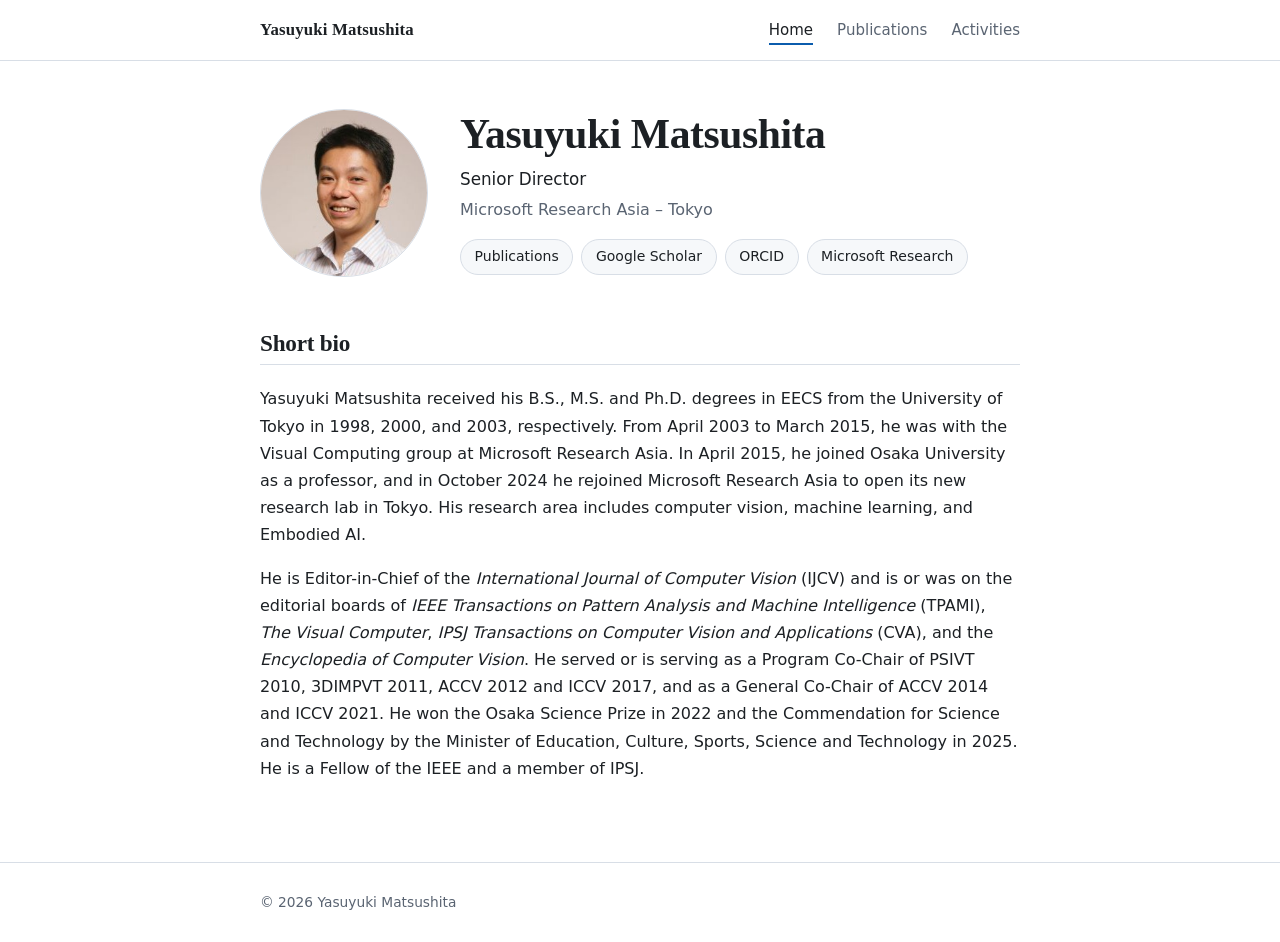
<file: index.html>
<!DOCTYPE html>
<html lang="en-US">
<head>
<meta charset="utf-8">
<meta name="viewport" content="width=device-width, initial-scale=1">
<title>Yasuyuki Matsushita</title>
<meta name="description" content="Yasuyuki Matsushita is Senior Director at Microsoft Research Asia - Tokyo, working on computer vision, machine learning, and Embodied AI. IEEE Fellow and Editor-in-Chief of the International Journal of Computer Vision.">
<link rel="canonical" href="https://yamatsushita.github.io/">
<link rel="icon" href="assets/img/favicon.svg" type="image/svg+xml">
<link rel="stylesheet" href="assets/css/style.css">
<meta property="og:type" content="profile">
<meta property="og:title" content="Yasuyuki Matsushita">
<meta property="og:description" content="Senior Director, Microsoft Research Asia - Tokyo. Computer vision, machine learning, and Embodied AI.">
<meta property="og:url" content="https://yamatsushita.github.io/">
<meta property="og:image" content="https://yamatsushita.github.io/assets/img/profile.jpg">
<meta name="twitter:card" content="summary">
<script type="application/ld+json">
{
  "@context": "https://schema.org",
  "@type": "Person",
  "name": "Yasuyuki Matsushita",
  "url": "https://yamatsushita.github.io/",
  "image": "https://yamatsushita.github.io/assets/img/profile.jpg",
  "jobTitle": "Senior Director",
  "affiliation": { "@type": "Organization", "name": "Microsoft Research Asia - Tokyo" },
  "alumniOf": { "@type": "Organization", "name": "The University of Tokyo" },
  "knowsAbout": ["Computer Vision", "Machine Learning", "Embodied AI", "Photometric 3D Reconstruction"],
  "sameAs": [
    "https://orcid.org/0000-0002-1935-4752",
    "https://scholar.google.com/citations?user=eomC7sIAAAAJ",
    "https://www.microsoft.com/en-us/research/people/yamatsushita/"
  ]
}
</script>
</head>
<body>
<a class="skip-link" href="#main">Skip to content</a>

<header class="site-header">
  <div class="wrap">
    <a class="brand" href="index.html">Yasuyuki Matsushita</a>
    <button class="nav-toggle" type="button" aria-expanded="false" aria-controls="site-nav" hidden>Menu</button>
    <nav class="site-nav" id="site-nav" aria-label="Main">
      <ul>
        <li><a href="index.html" aria-current="page">Home</a></li>
        <li><a href="publications.html">Publications</a></li>
        <li><a href="activities.html">Activities</a></li>
      </ul>
    </nav>
  </div>
</header>

<main id="main">
  <div class="wrap">

    <section class="hero">
      <img class="hero-photo" src="assets/img/profile.jpg" alt="Portrait of Yasuyuki Matsushita" width="168" height="168">
      <div>
        <h1>Yasuyuki Matsushita</h1>
        <p class="title">Senior Director</p>
        <p class="affil">Microsoft Research Asia &ndash; Tokyo</p>
        <ul class="links">
          <li><a href="publications.html">Publications</a></li>
            <li><a href="https://scholar.google.com/citations?user=eomC7sIAAAAJ" rel="noopener">Google Scholar</a></li>
          <li><a href="https://orcid.org/0000-0002-1935-4752" rel="noopener">ORCID</a></li>
          <li><a href="https://www.microsoft.com/en-us/research/people/yamatsushita/" rel="noopener">Microsoft Research</a></li>
        </ul>
      </div>
    </section>

    <section id="about">
      <h2>Short bio</h2>
      <p>
        Yasuyuki Matsushita received his B.S., M.S. and Ph.D. degrees in EECS from
        the University of Tokyo in 1998, 2000, and 2003, respectively. From April 2003
        to March 2015, he was with the Visual Computing group at Microsoft Research Asia.
        In April 2015, he joined Osaka University as a professor, and in October 2024 he
        rejoined Microsoft Research Asia to open its new research lab in Tokyo.
        His research area includes computer vision, machine learning, and Embodied AI.
      </p>
      <p>
        He is Editor-in-Chief of the <em>International Journal of Computer Vision</em> (IJCV)
        and is or was on the editorial boards of <em>IEEE Transactions on Pattern Analysis and
        Machine Intelligence</em> (TPAMI), <em>The Visual Computer</em>, <em>IPSJ Transactions on
        Computer Vision and Applications</em> (CVA), and the <em>Encyclopedia of Computer Vision</em>.
        He served or is serving as a Program Co-Chair of PSIVT 2010, 3DIMPVT 2011, ACCV 2012
        and ICCV 2017, and as a General Co-Chair of ACCV 2014 and ICCV 2021. He won the
        Osaka Science Prize in 2022 and the Commendation for Science and Technology by the
        Minister of Education, Culture, Sports, Science and Technology in 2025.
        He is a Fellow of the IEEE and a member of IPSJ.
      </p>
    </section>

  </div>
</main>

<footer class="site-footer">
  <div class="wrap">
    <span>&copy; 2026 Yasuyuki Matsushita</span>
  </div>
</footer>

<script src="assets/js/main.js"></script>
</body>
</html>
</file>
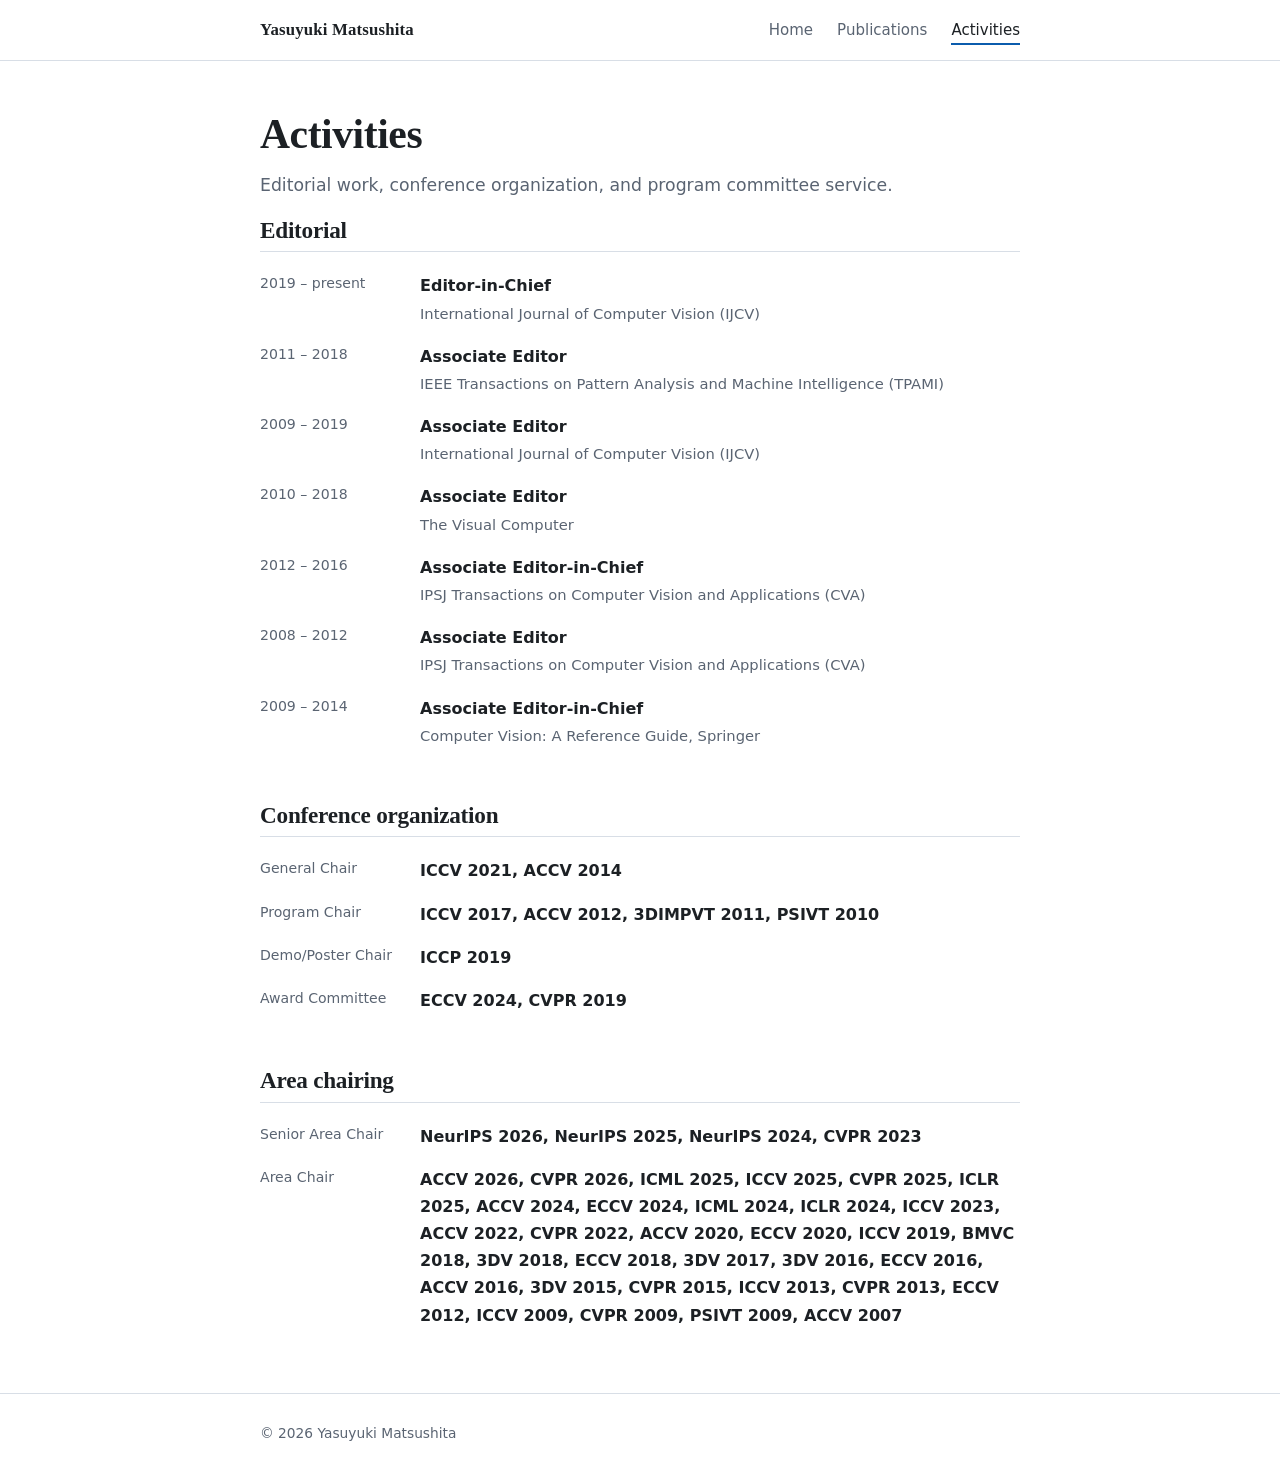
<file: activities.html>
<!DOCTYPE html>
<html lang="en-US">
<head>
<meta charset="utf-8">
<meta name="viewport" content="width=device-width, initial-scale=1">
<title>Activities &middot; Yasuyuki Matsushita</title>
<meta name="description" content="Editorial roles, conference organization, and area chairing by Yasuyuki Matsushita.">
<link rel="canonical" href="https://yamatsushita.github.io/activities.html">
<link rel="icon" href="assets/img/favicon.svg" type="image/svg+xml">
<link rel="stylesheet" href="assets/css/style.css">
</head>
<body>
<a class="skip-link" href="#main">Skip to content</a>

<header class="site-header">
  <div class="wrap">
    <a class="brand" href="index.html">Yasuyuki Matsushita</a>
    <button class="nav-toggle" type="button" aria-expanded="false" aria-controls="site-nav" hidden>Menu</button>
    <nav class="site-nav" id="site-nav" aria-label="Main">
      <ul>
        <li><a href="index.html">Home</a></li>
        <li><a href="publications.html">Publications</a></li>
        <li><a href="activities.html" aria-current="page">Activities</a></li>
      </ul>
    </nav>
  </div>
</header>

<main id="main">
  <div class="wrap">
    <h1>Activities</h1>
    <p class="lead">Editorial work, conference organization, and program committee service.</p>

    <section id="editorial">
      <h2>Editorial</h2>
      <ul class="cv-list">
        <li>
          <span class="when">2019 &ndash; present</span>
          <span class="what"><strong>Editor-in-Chief</strong>
            <span class="where">International Journal of Computer Vision (IJCV)</span></span>
        </li>
        <li>
          <span class="when">2011 &ndash; 2018</span>
          <span class="what"><strong>Associate Editor</strong>
            <span class="where">IEEE Transactions on Pattern Analysis and Machine Intelligence (TPAMI)</span></span>
        </li>
        <li>
          <span class="when">2009 &ndash; 2019</span>
          <span class="what"><strong>Associate Editor</strong>
            <span class="where">International Journal of Computer Vision (IJCV)</span></span>
        </li>
        <li>
          <span class="when">2010 &ndash; 2018</span>
          <span class="what"><strong>Associate Editor</strong>
            <span class="where">The Visual Computer</span></span>
        </li>
        <li>
          <span class="when">2012 &ndash; 2016</span>
          <span class="what"><strong>Associate Editor-in-Chief</strong>
            <span class="where">IPSJ Transactions on Computer Vision and Applications (CVA)</span></span>
        </li>
        <li>
          <span class="when">2008 &ndash; 2012</span>
          <span class="what"><strong>Associate Editor</strong>
            <span class="where">IPSJ Transactions on Computer Vision and Applications (CVA)</span></span>
        </li>
        <li>
          <span class="when">2009 &ndash; 2014</span>
          <span class="what"><strong>Associate Editor-in-Chief</strong>
            <span class="where">Computer Vision: A Reference Guide, Springer</span></span>
        </li>
      </ul>
    </section>

    <section id="organization">
      <h2>Conference organization</h2>
      <ul class="cv-list">
        <li>
          <span class="when">General Chair</span>
          <span class="what"><strong>ICCV 2021, ACCV 2014</strong></span>
        </li>
        <li>
          <span class="when">Program Chair</span>
          <span class="what"><strong>ICCV 2017, ACCV 2012, 3DIMPVT 2011, PSIVT 2010</strong></span>
        </li>
        <li>
          <span class="when">Demo/Poster Chair</span>
          <span class="what"><strong>ICCP 2019</strong></span>
        </li>
        <li>
          <span class="when">Award Committee</span>
          <span class="what"><strong>ECCV 2024, CVPR 2019</strong></span>
        </li>
      </ul>
    </section>

    <section id="area-chair">
      <h2>Area chairing</h2>
      <ul class="cv-list">
        <li>
          <span class="when">Senior Area Chair</span>
          <span class="what"><strong>NeurIPS 2026, NeurIPS 2025, NeurIPS 2024, CVPR 2023</strong></span>
        </li>
        <li>
          <span class="when">Area Chair</span>
          <span class="what">
            <strong>ACCV 2026, CVPR 2026, ICML 2025, ICCV 2025, CVPR 2025, ICLR 2025,
              ACCV 2024, ECCV 2024, ICML 2024, ICLR 2024, ICCV 2023, ACCV 2022,
              CVPR 2022, ACCV 2020, ECCV 2020, ICCV 2019, BMVC 2018, 3DV 2018,
              ECCV 2018, 3DV 2017, 3DV 2016, ECCV 2016, ACCV 2016, 3DV 2015,
              CVPR 2015, ICCV 2013, CVPR 2013, ECCV 2012, ICCV 2009, CVPR 2009,
              PSIVT 2009, ACCV 2007</strong>
          </span>
        </li>
      </ul>
    </section>
  </div>
</main>

<footer class="site-footer">
  <div class="wrap">
    <span>&copy; 2026 Yasuyuki Matsushita</span>
  </div>
</footer>

<script src="assets/js/main.js"></script>
</body>
</html>
</file>
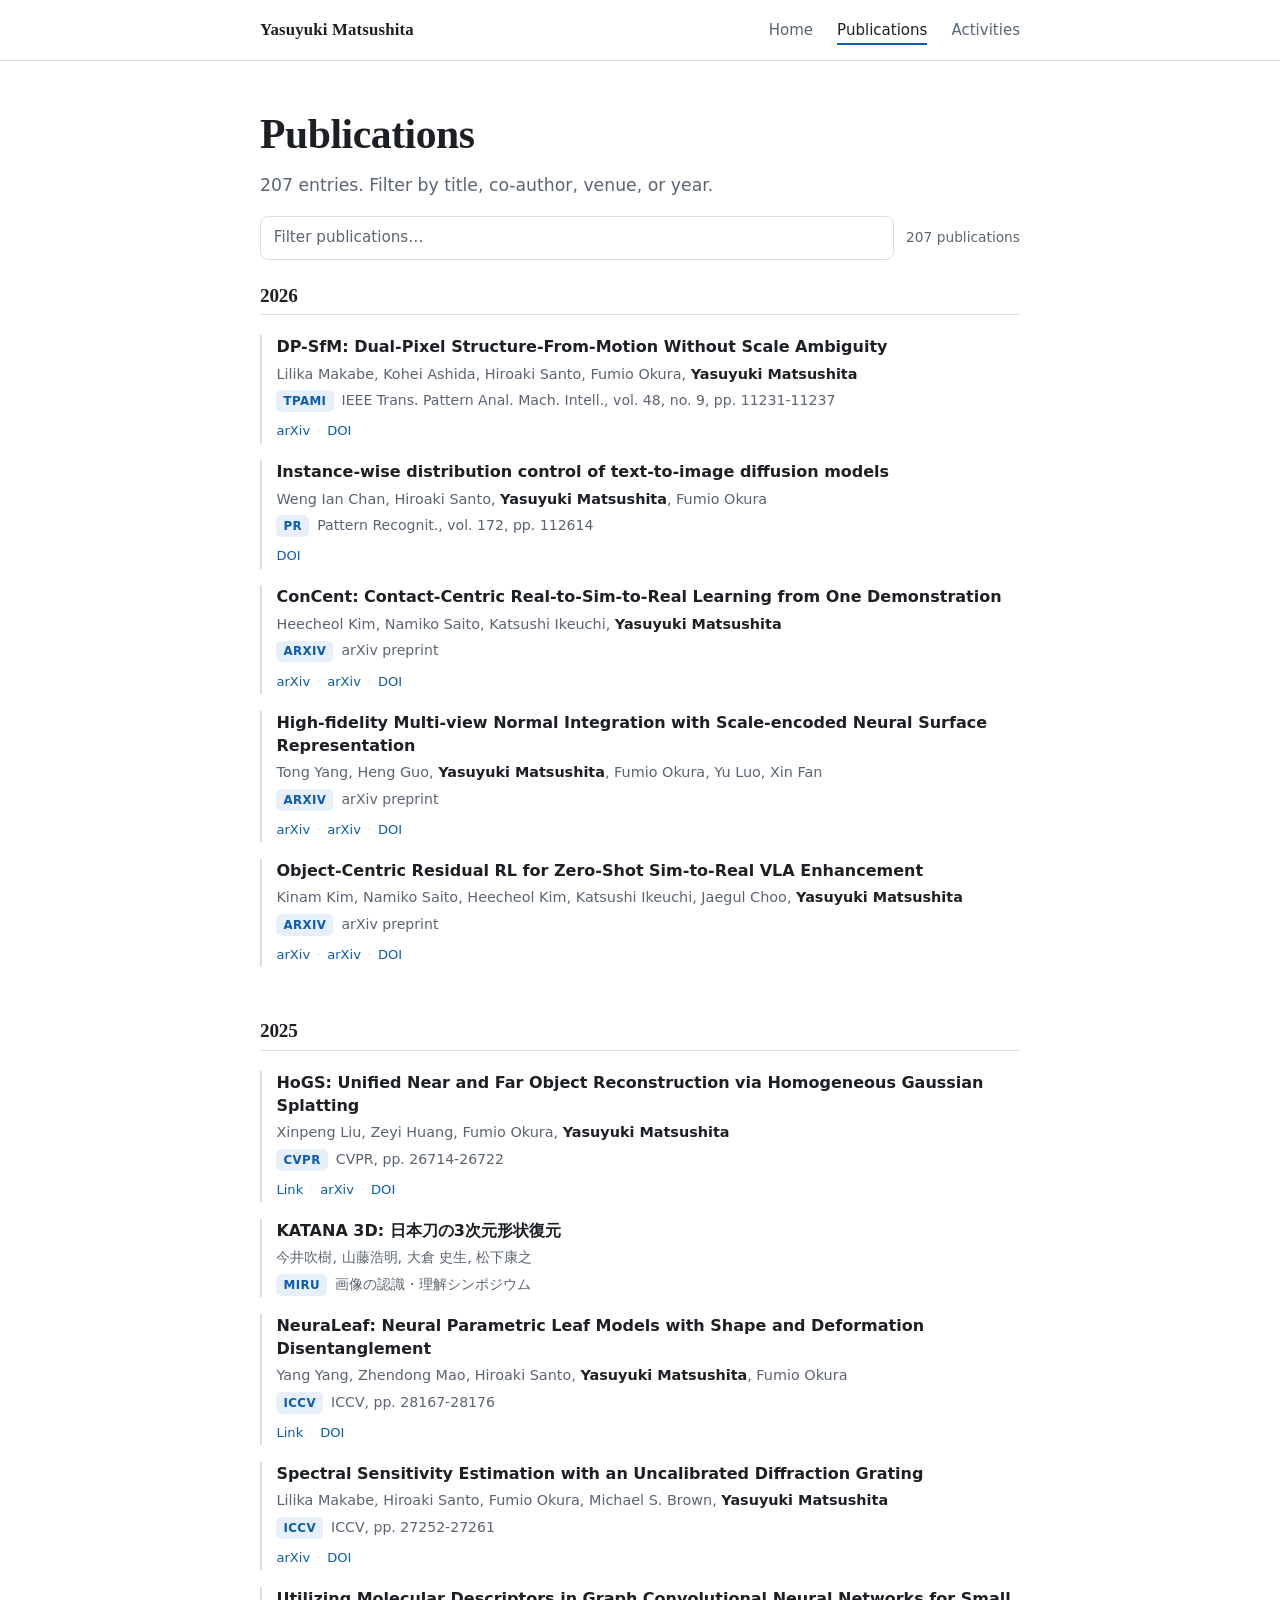
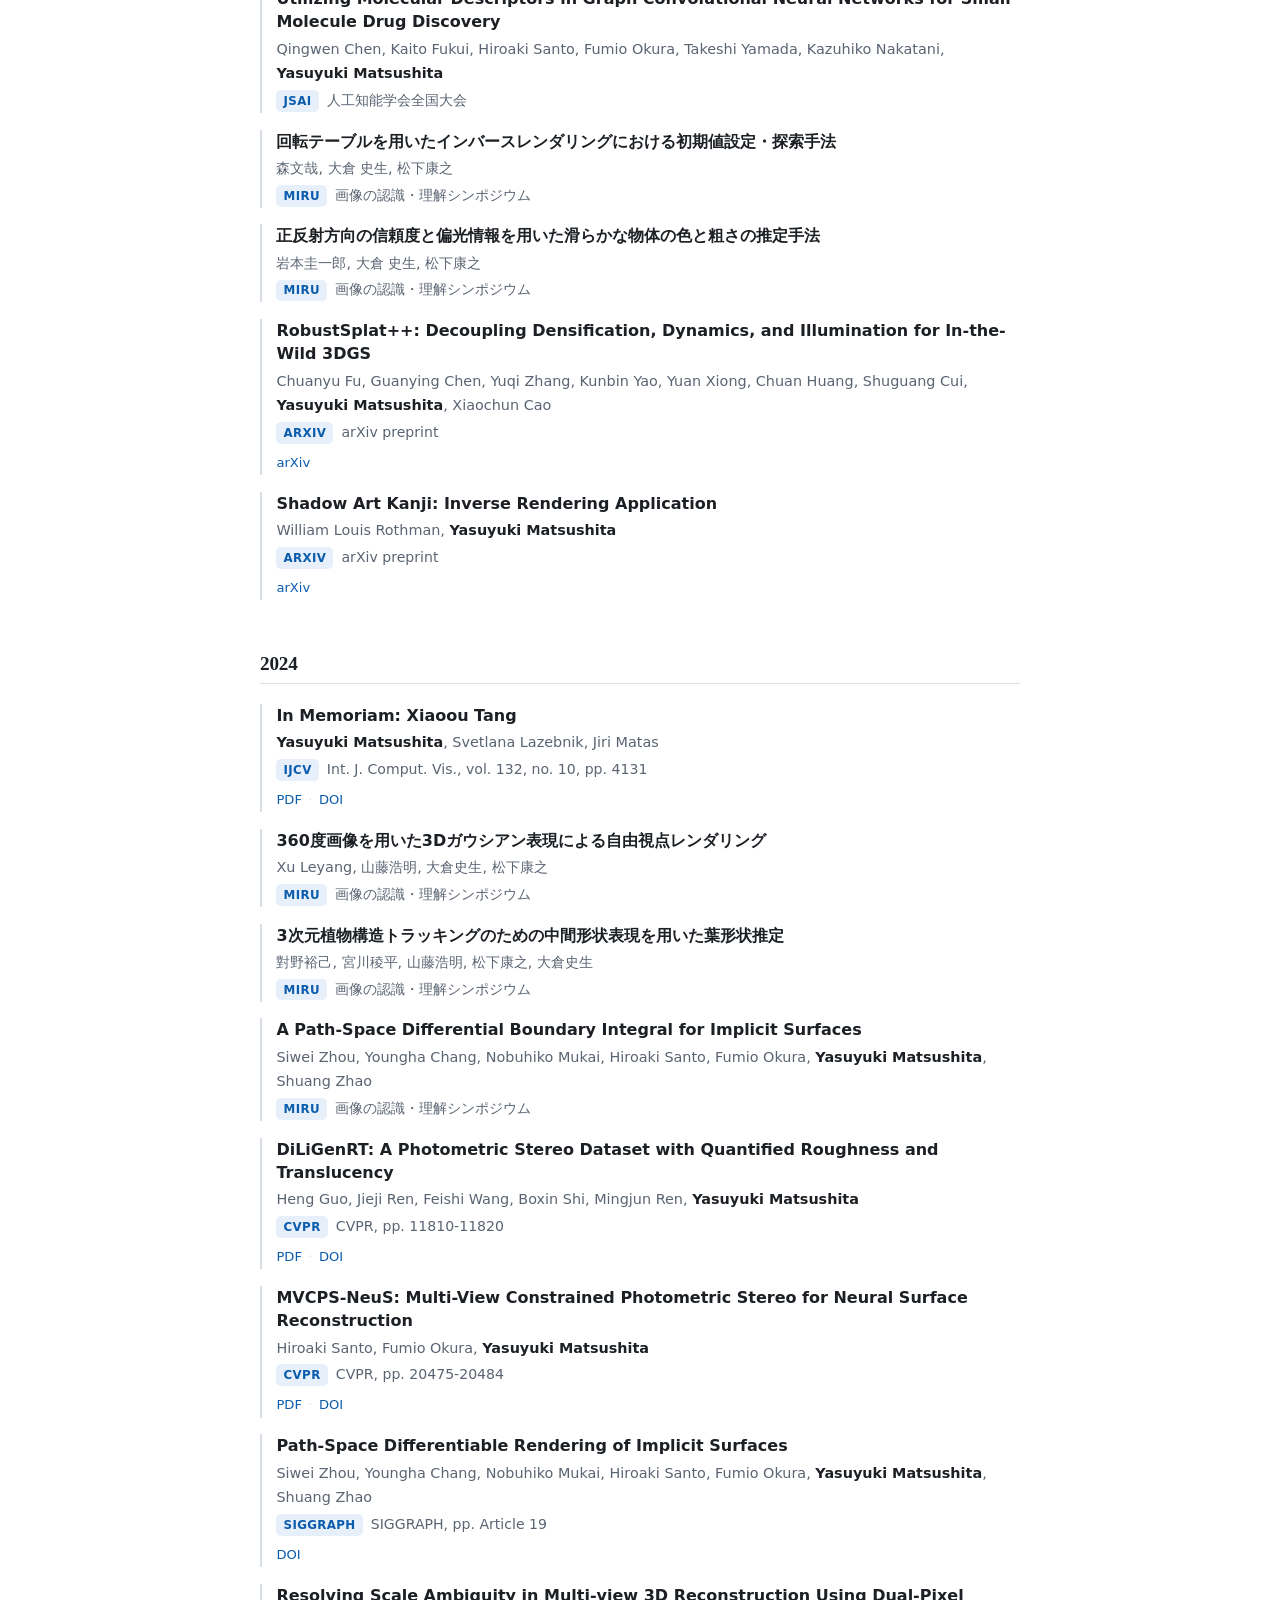
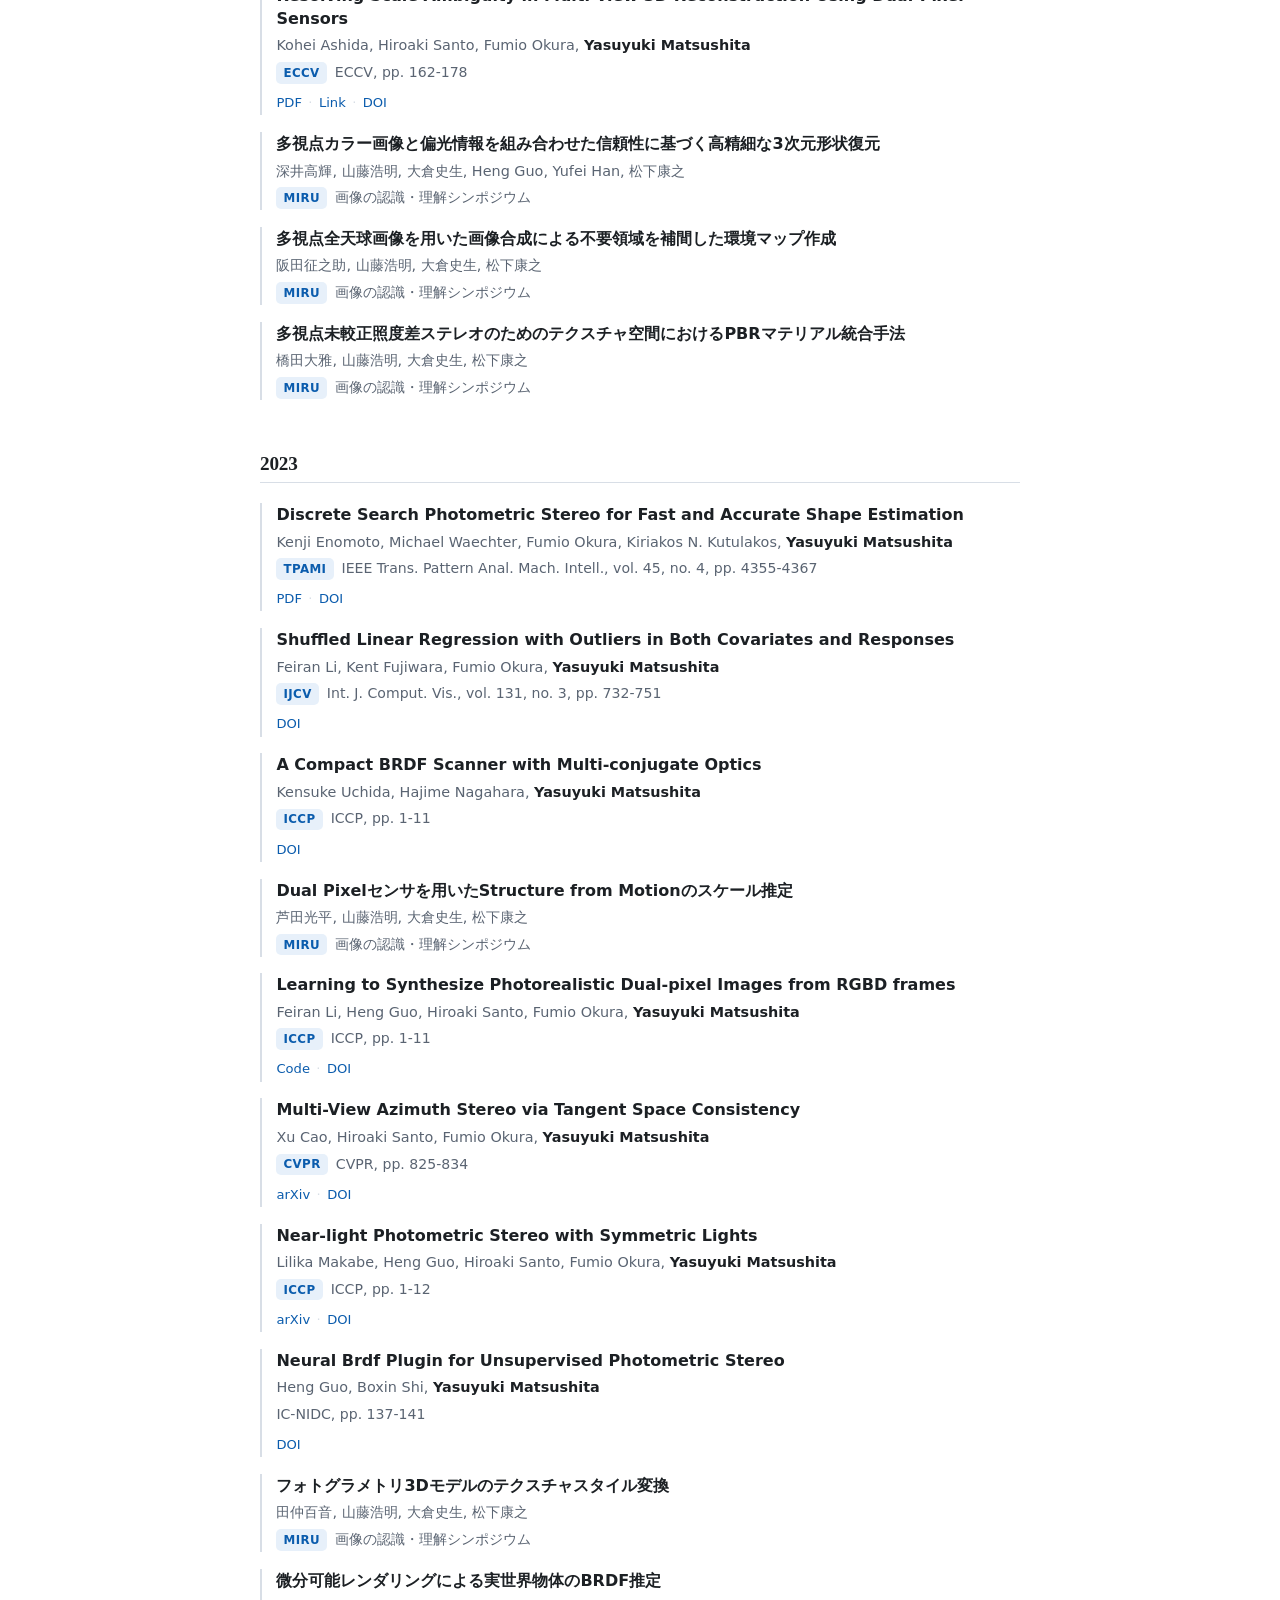
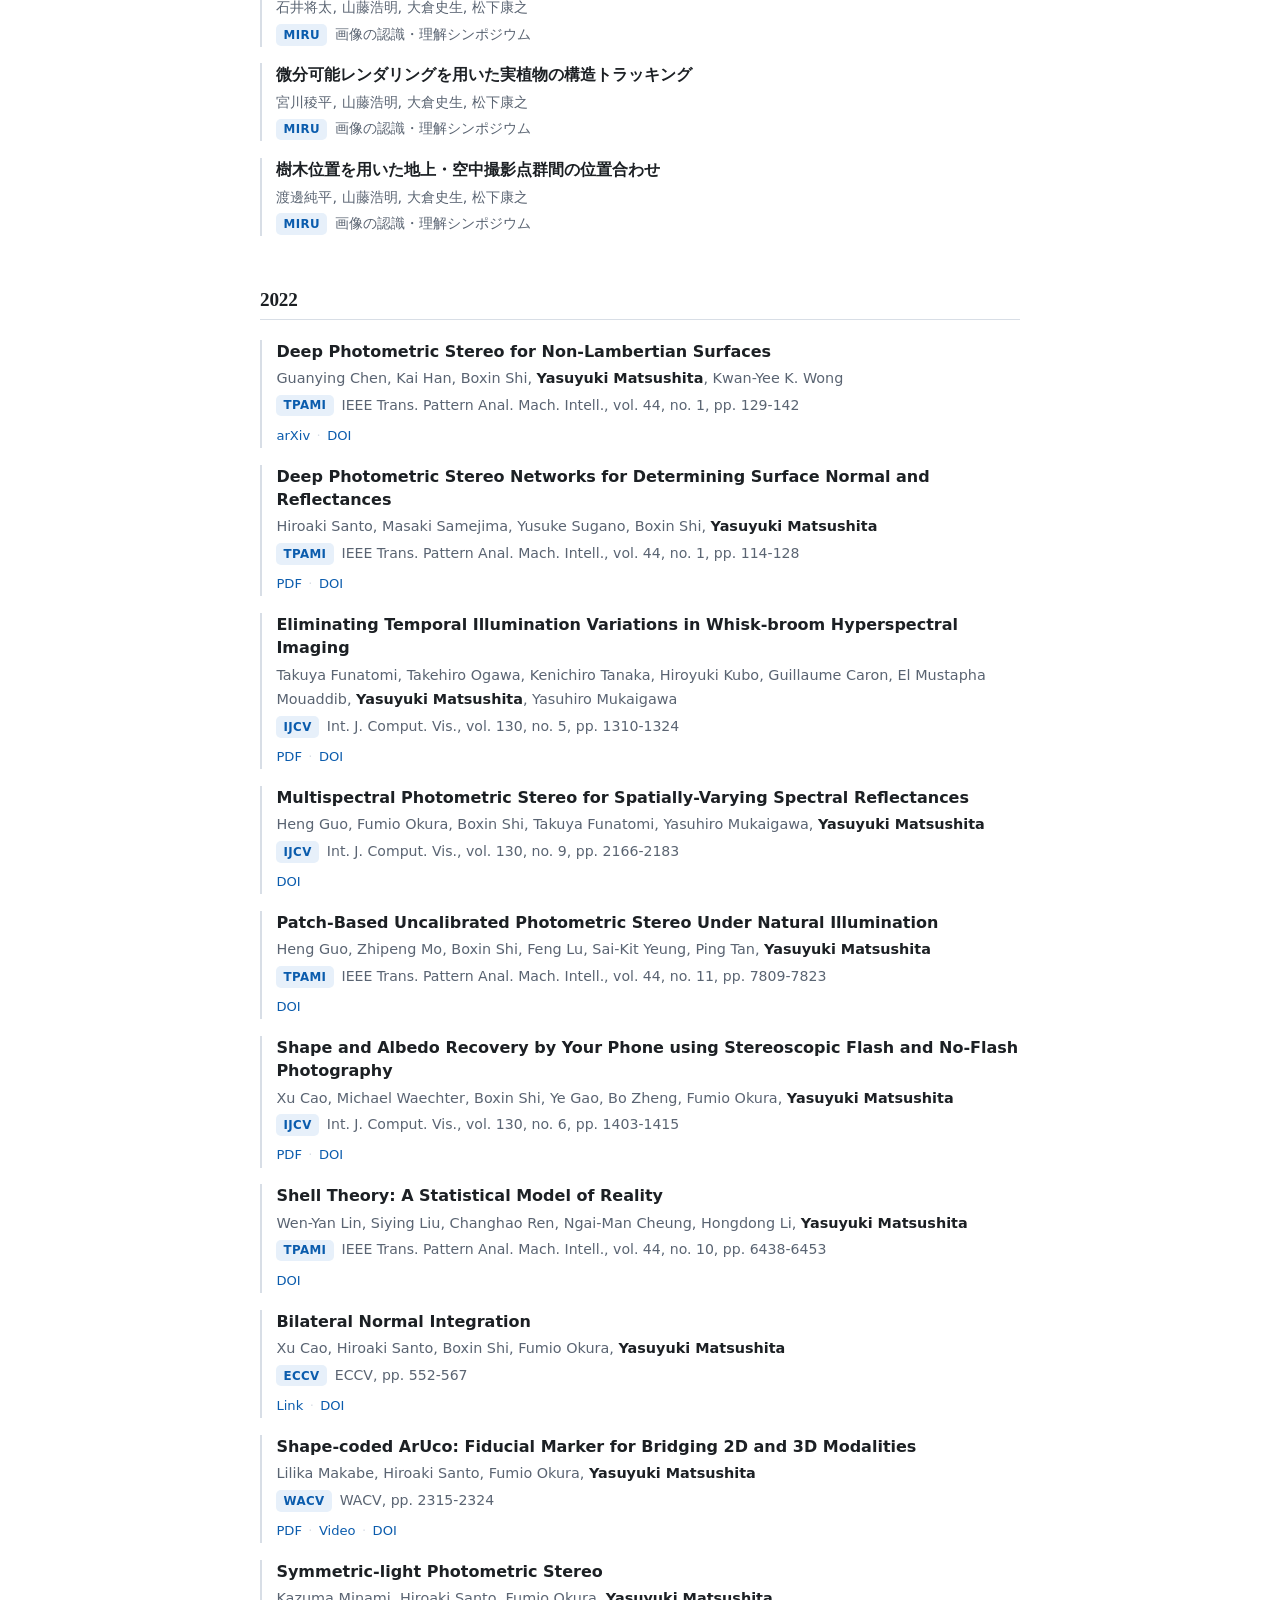
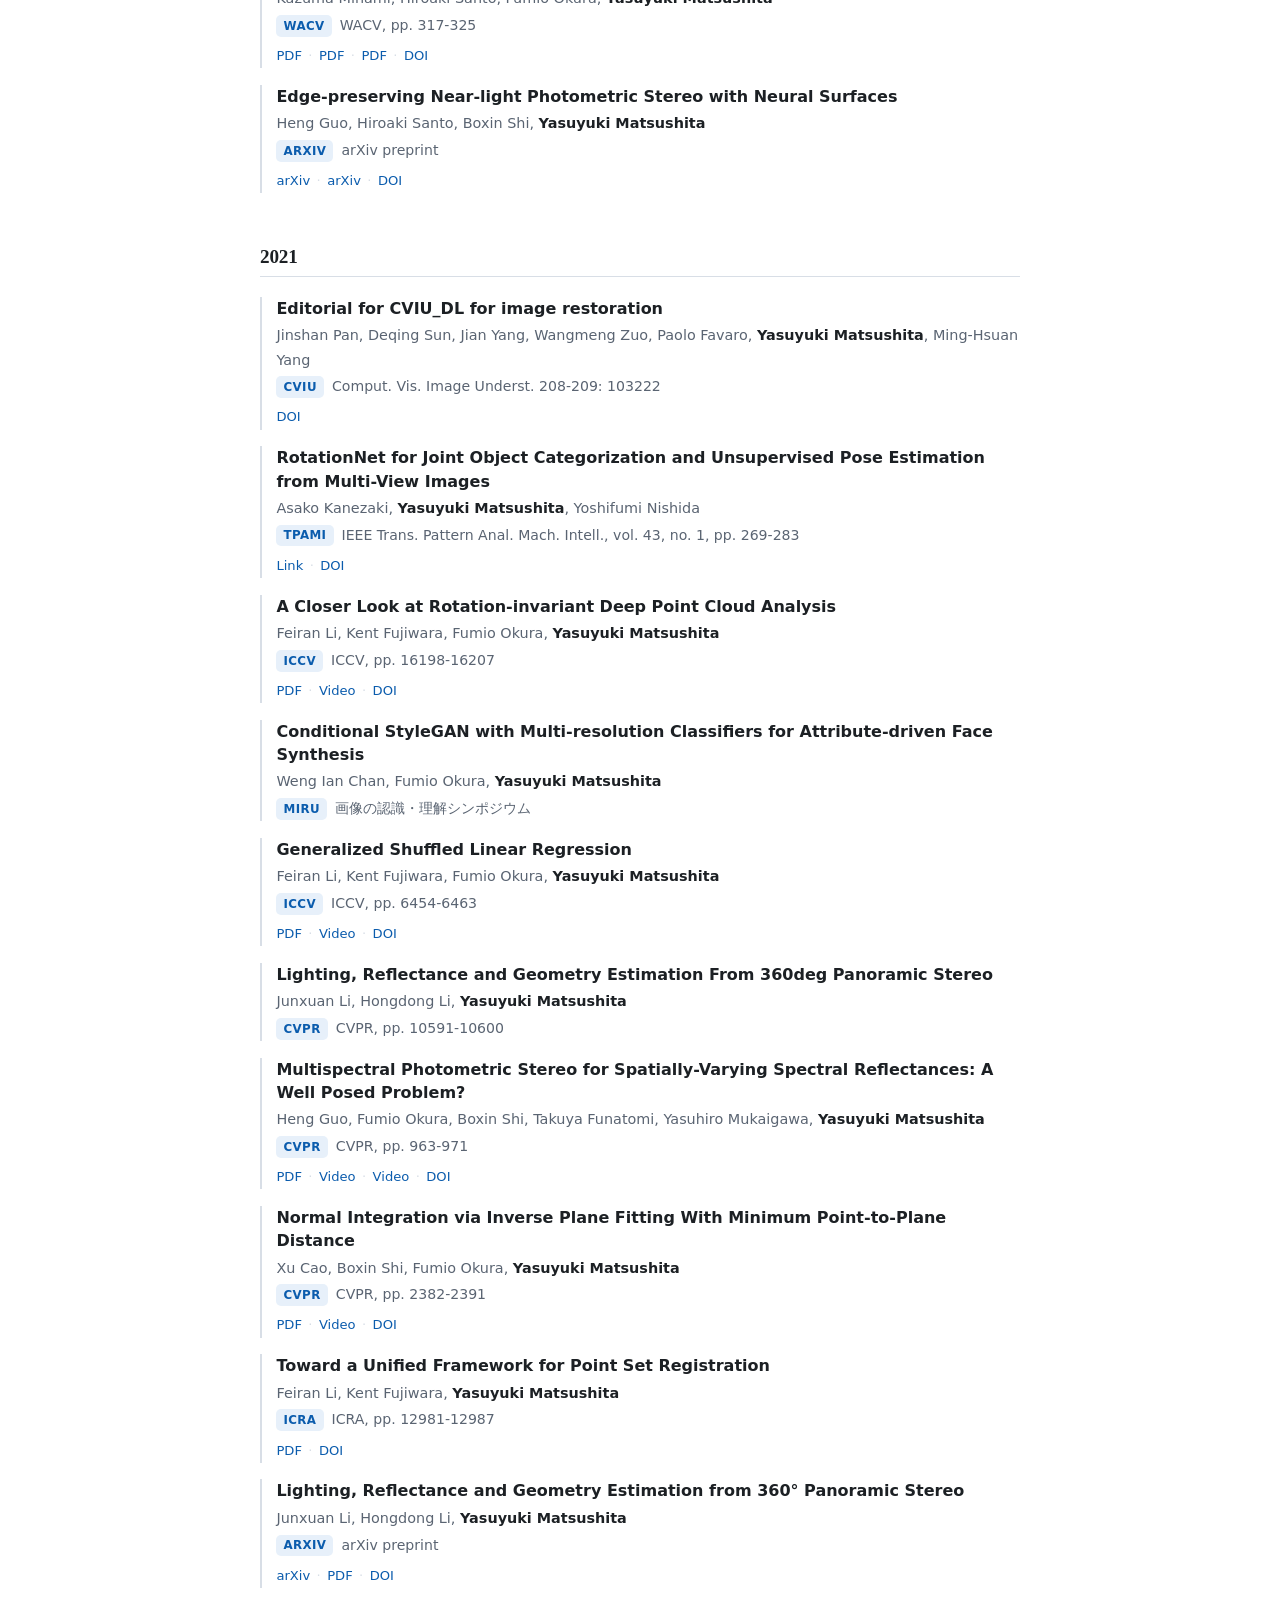
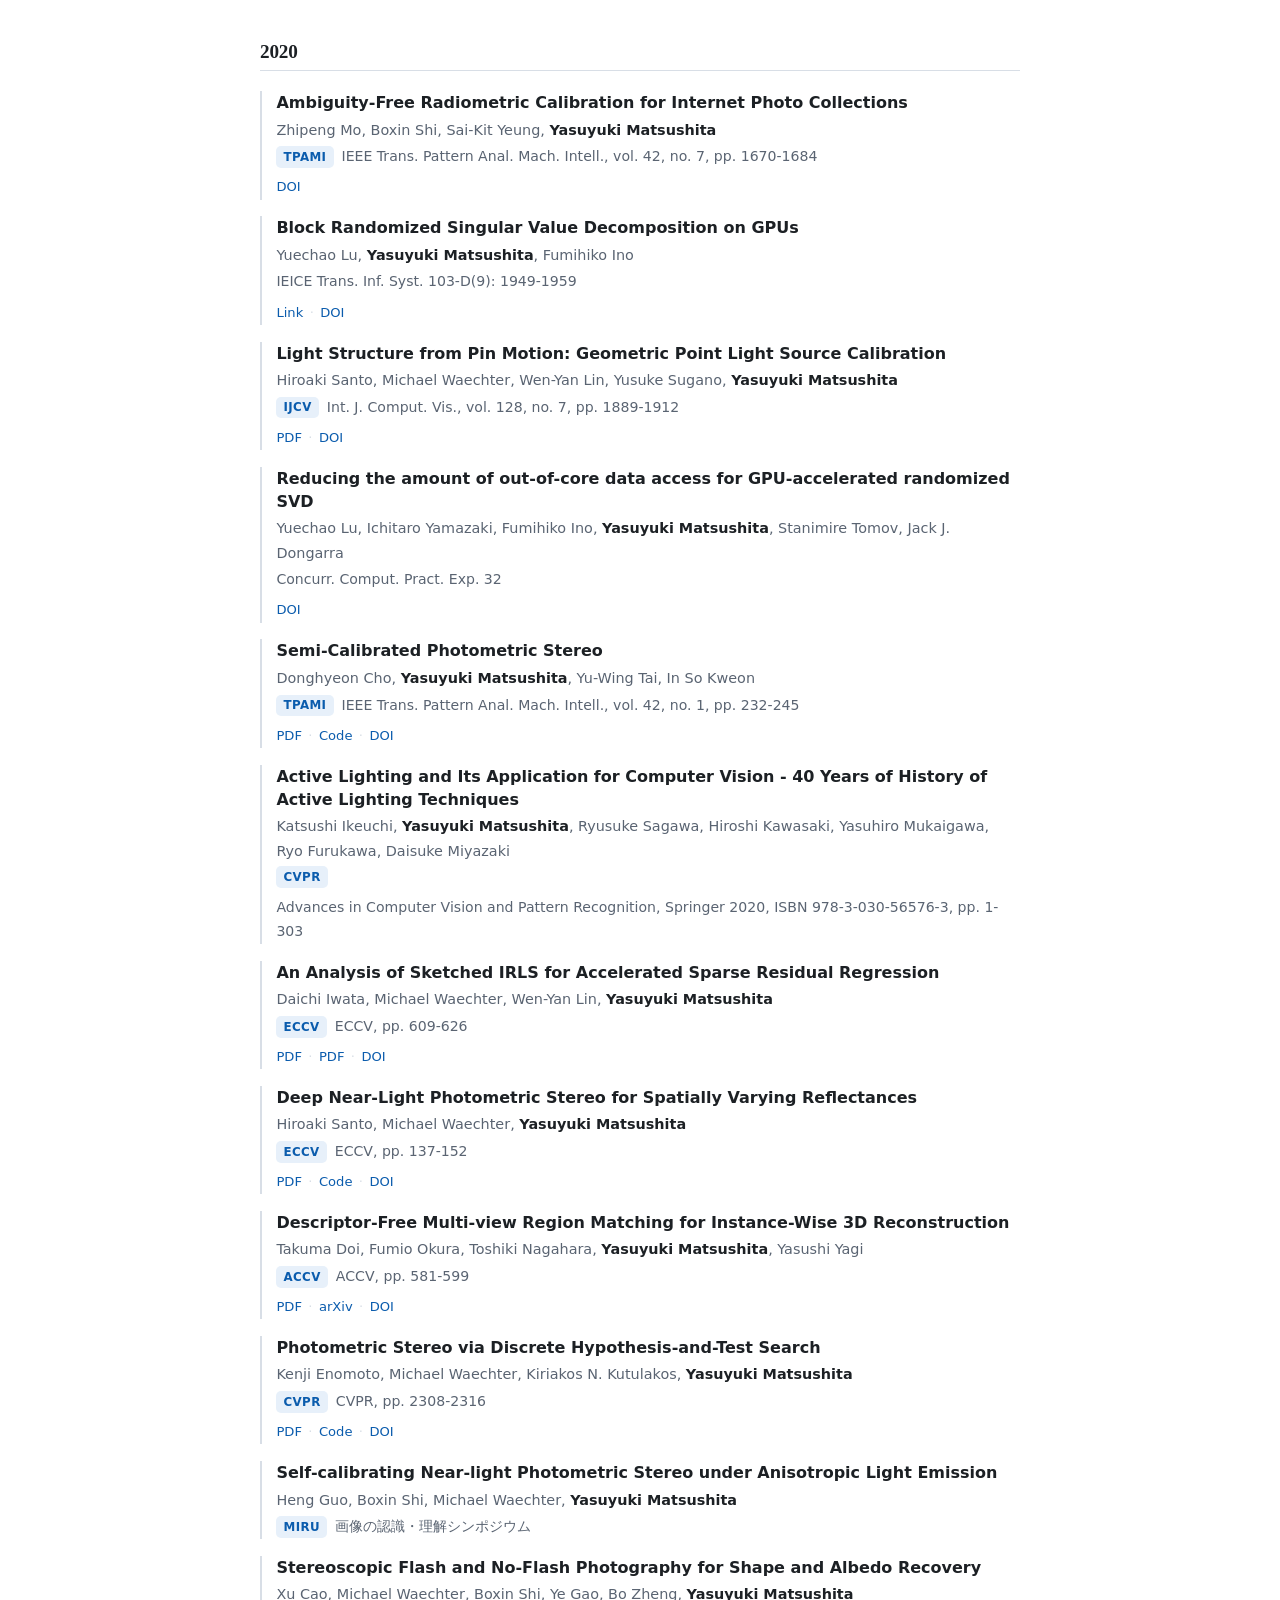
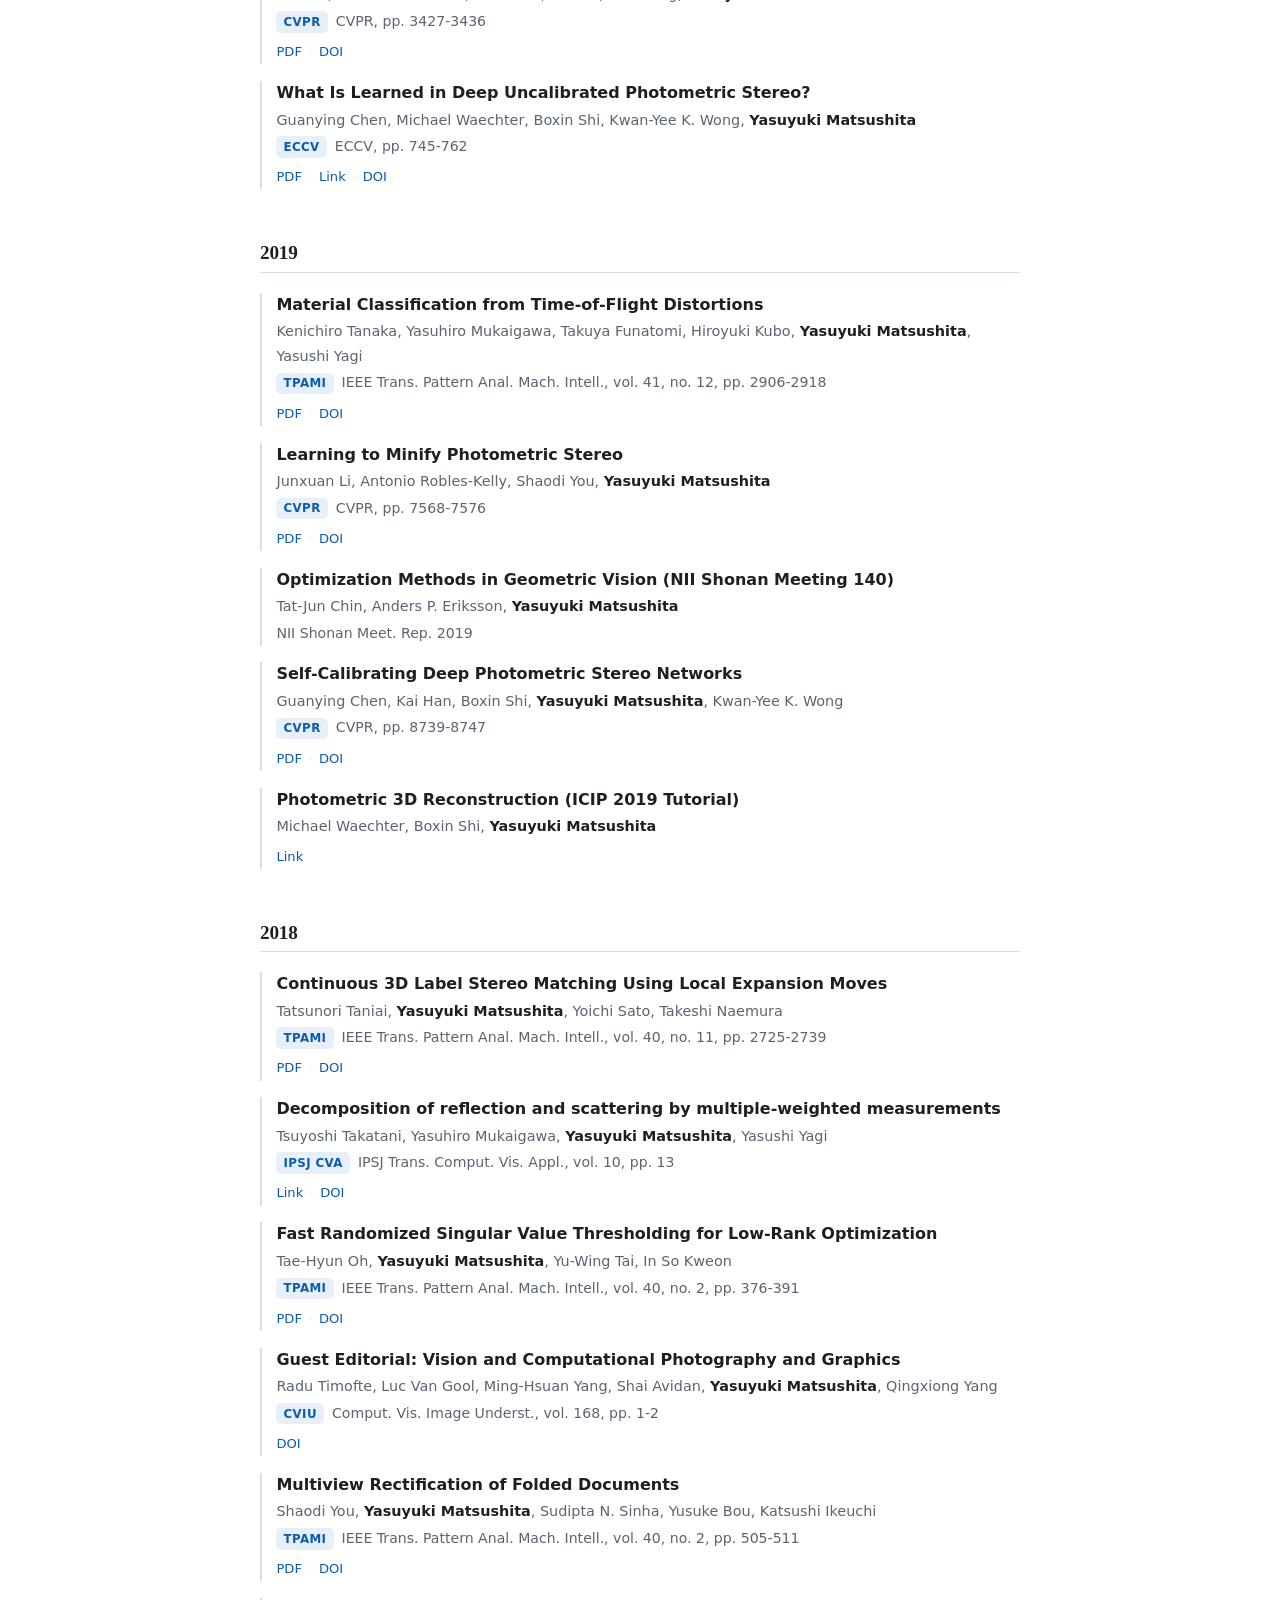
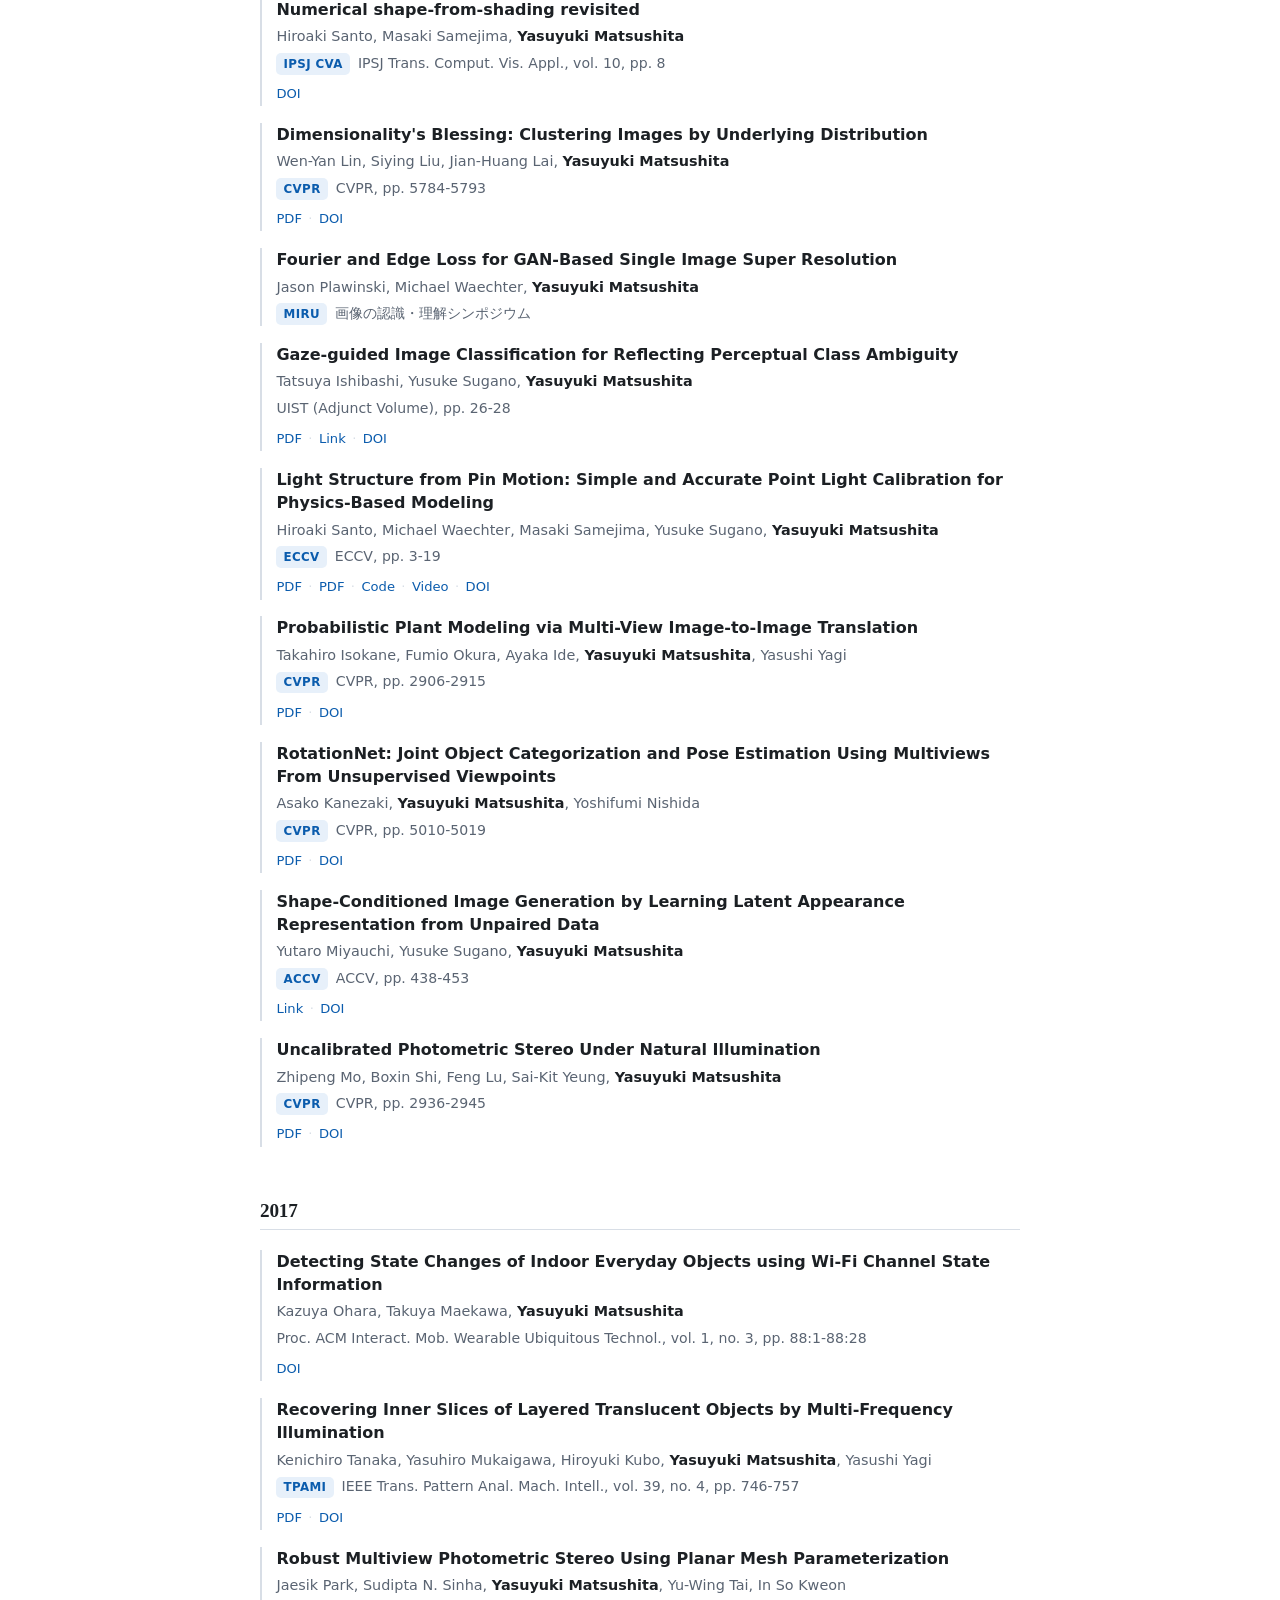
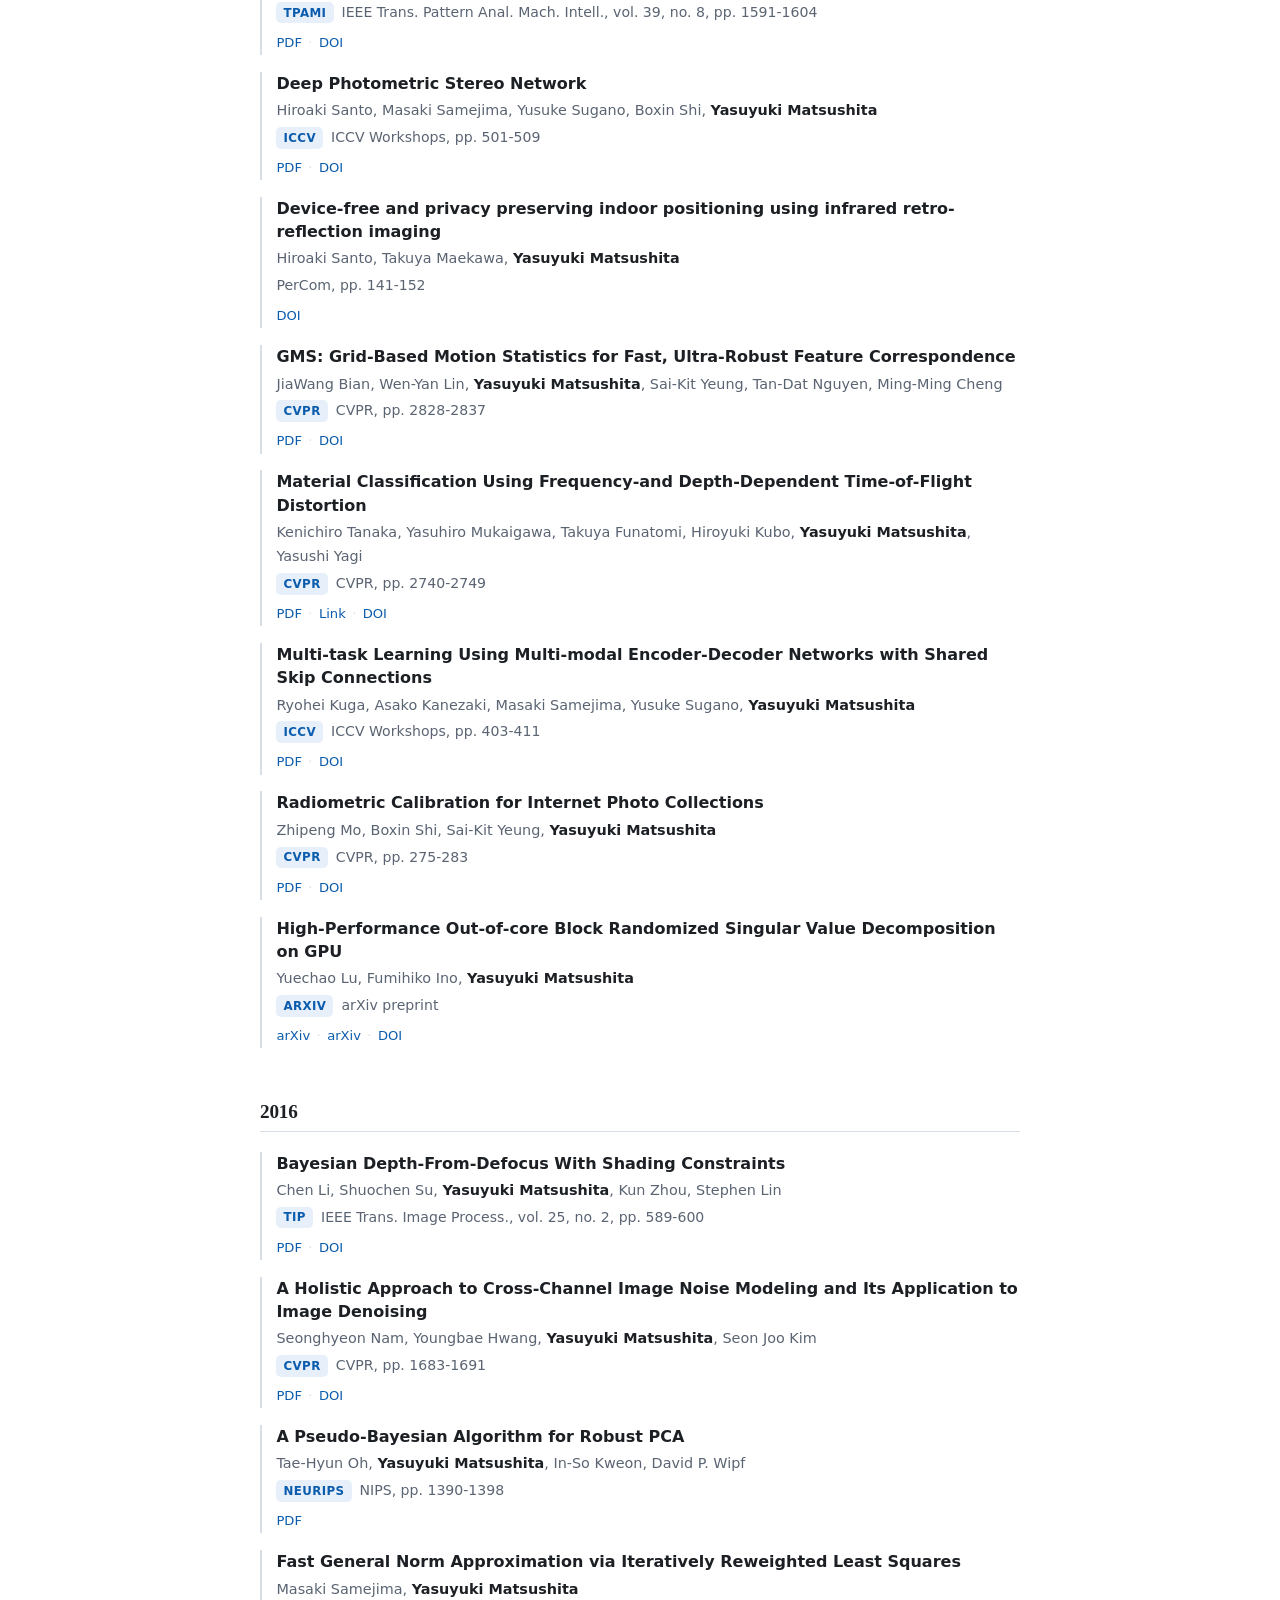
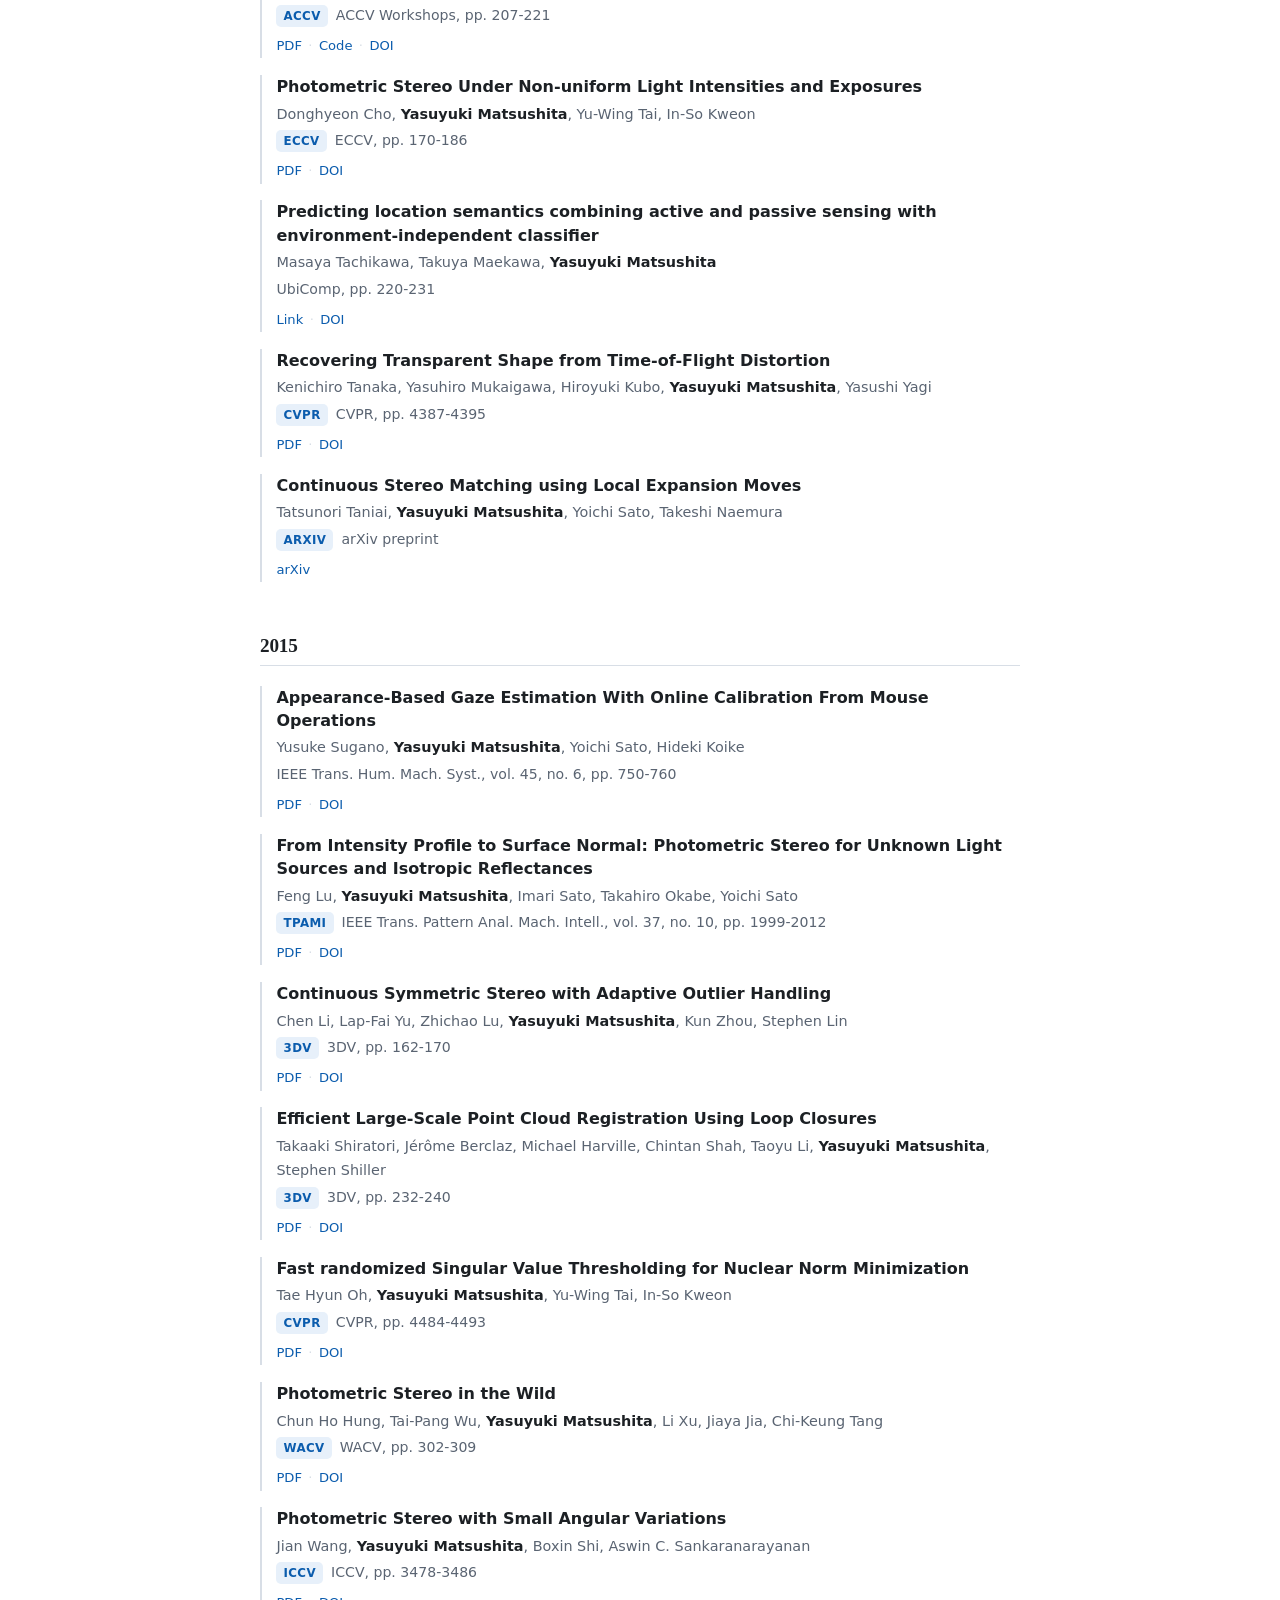
<file: publications.html>
<!DOCTYPE html>
<html lang="en-US">
<head>
<meta charset="utf-8">
<meta name="viewport" content="width=device-width, initial-scale=1">
<title>Publications &middot; Yasuyuki Matsushita</title>
<meta name="description" content="Publications by Yasuyuki Matsushita in computer vision, machine learning, and Embodied AI.">
<link rel="canonical" href="https://yamatsushita.github.io/publications.html">
<link rel="icon" href="assets/img/favicon.svg" type="image/svg+xml">
<link rel="stylesheet" href="assets/css/style.css">
</head>
<body>
<a class="skip-link" href="#main">Skip to content</a>

<header class="site-header">
  <div class="wrap">
    <a class="brand" href="index.html">Yasuyuki Matsushita</a>
    <button class="nav-toggle" type="button" aria-expanded="false" aria-controls="site-nav" hidden>Menu</button>
    <nav class="site-nav" id="site-nav" aria-label="Main">
      <ul>
        <li><a href="index.html">Home</a></li>
        <li><a href="publications.html" aria-current="page">Publications</a></li>
        <li><a href="activities.html">Activities</a></li>
      </ul>
    </nav>
  </div>
</header>

<main id="main">
  <div class="wrap">
    <h1>Publications</h1>
    <p class="lead">207 entries. Filter by title, co-author, venue, or year.</p>

    <div class="pub-tools">
      <input class="pub-search" type="search" placeholder="Filter publications&hellip;" aria-label="Filter publications">
      <span class="pub-count" role="status"></span>
    </div>
    <p class="empty-state" hidden>No publications match that filter.</p>

      <section class="year-group">
        <h2>2026</h2>
        <ul class="pub-list">
          <li class="pub">
            <span class="pub-title">DP-SfM: Dual-Pixel Structure-From-Motion Without Scale Ambiguity</span>
            <span class="pub-authors">Lilika Makabe, Kohei Ashida, Hiroaki Santo, Fumio Okura, <span class="me">Yasuyuki Matsushita</span></span>
            <span class="pub-meta"><span class="badge">TPAMI</span><span>IEEE Trans. Pattern Anal. Mach. Intell., vol. 48, no. 9, pp. 11231-11237</span></span>
            <span class="pub-links"><a href="https://arxiv.org/pdf/2605.01852" rel="noopener">arXiv</a><a href="https://doi.org/10.48550/arxiv.2605.01852" rel="noopener">DOI</a></span>
          </li>
          <li class="pub">
            <span class="pub-title">Instance-wise distribution control of text-to-image diffusion models</span>
            <span class="pub-authors">Weng Ian Chan, Hiroaki Santo, <span class="me">Yasuyuki Matsushita</span>, Fumio Okura</span>
            <span class="pub-meta"><span class="badge">PR</span><span>Pattern Recognit., vol. 172, pp. 112614</span></span>
            <span class="pub-links"><a href="https://doi.org/10.1016/j.patcog.2025.112614" rel="noopener">DOI</a></span>
          </li>
          <li class="pub">
            <span class="pub-title">ConCent: Contact-Centric Real-to-Sim-to-Real Learning from One Demonstration</span>
            <span class="pub-authors">Heecheol Kim, Namiko Saito, Katsushi Ikeuchi, <span class="me">Yasuyuki Matsushita</span></span>
            <span class="pub-meta"><span class="badge">arXiv</span><span>arXiv preprint</span></span>
            <span class="pub-links"><a href="https://arxiv.org/abs/2606.30268" rel="noopener">arXiv</a><a href="https://arxiv.org/pdf/2606.30268" rel="noopener">arXiv</a><a href="https://doi.org/10.48550/arxiv.2606.30268" rel="noopener">DOI</a></span>
          </li>
          <li class="pub">
            <span class="pub-title">High-fidelity Multi-view Normal Integration with Scale-encoded Neural Surface Representation</span>
            <span class="pub-authors">Tong Yang, Heng Guo, <span class="me">Yasuyuki Matsushita</span>, Fumio Okura, Yu Luo, Xin Fan</span>
            <span class="pub-meta"><span class="badge">arXiv</span><span>arXiv preprint</span></span>
            <span class="pub-links"><a href="https://arxiv.org/abs/2603.20337" rel="noopener">arXiv</a><a href="https://arxiv.org/pdf/2603.20337" rel="noopener">arXiv</a><a href="https://doi.org/10.1111/cgf.70427" rel="noopener">DOI</a></span>
          </li>
          <li class="pub">
            <span class="pub-title">Object-Centric Residual RL for Zero-Shot Sim-to-Real VLA Enhancement</span>
            <span class="pub-authors">Kinam Kim, Namiko Saito, Heecheol Kim, Katsushi Ikeuchi, Jaegul Choo, <span class="me">Yasuyuki Matsushita</span></span>
            <span class="pub-meta"><span class="badge">arXiv</span><span>arXiv preprint</span></span>
            <span class="pub-links"><a href="https://arxiv.org/abs/2606.18953" rel="noopener">arXiv</a><a href="https://arxiv.org/pdf/2606.18953" rel="noopener">arXiv</a><a href="https://doi.org/10.48550/arxiv.2606.18953" rel="noopener">DOI</a></span>
          </li>
        </ul>
      </section>
      <section class="year-group">
        <h2>2025</h2>
        <ul class="pub-list">
          <li class="pub">
            <span class="pub-title">HoGS: Unified Near and Far Object Reconstruction via Homogeneous Gaussian Splatting</span>
            <span class="pub-authors">Xinpeng Liu, Zeyi Huang, Fumio Okura, <span class="me">Yasuyuki Matsushita</span></span>
            <span class="pub-meta"><span class="badge">CVPR</span><span>CVPR, pp. 26714-26722</span></span>
            <span class="pub-links"><a href="https://kh129.github.io/hogs/" rel="noopener">Link</a><a href="https://arxiv.org/abs/2503.19232" rel="noopener">arXiv</a><a href="https://doi.org/10.1109/cvpr52734.2025.02488" rel="noopener">DOI</a></span>
          </li>
          <li class="pub">
            <span class="pub-title">KATANA 3D: 日本刀の3次元形状復元</span>
            <span class="pub-authors">今井吹樹, 山藤浩明, 大倉 史生, 松下康之</span>
            <span class="pub-meta"><span class="badge">MIRU</span><span>画像の認識・理解シンポジウム</span></span>
          </li>
          <li class="pub">
            <span class="pub-title">NeuraLeaf: Neural Parametric Leaf Models with Shape and Deformation Disentanglement</span>
            <span class="pub-authors">Yang Yang, Zhendong Mao, Hiroaki Santo, <span class="me">Yasuyuki Matsushita</span>, Fumio Okura</span>
            <span class="pub-meta"><span class="badge">ICCV</span><span>ICCV, pp. 28167-28176</span></span>
            <span class="pub-links"><a href="https://neuraleaf-yang.github.io/" rel="noopener">Link</a><a href="https://doi.org/10.1109/iccv51701.2025.02615" rel="noopener">DOI</a></span>
          </li>
          <li class="pub">
            <span class="pub-title">Spectral Sensitivity Estimation with an Uncalibrated Diffraction Grating</span>
            <span class="pub-authors">Lilika Makabe, Hiroaki Santo, Fumio Okura, Michael S. Brown, <span class="me">Yasuyuki Matsushita</span></span>
            <span class="pub-meta"><span class="badge">ICCV</span><span>ICCV, pp. 27252-27261</span></span>
            <span class="pub-links"><a href="https://arxiv.org/abs/2508.00330" rel="noopener">arXiv</a><a href="https://doi.org/10.1109/iccv51701.2025.02530" rel="noopener">DOI</a></span>
          </li>
          <li class="pub">
            <span class="pub-title">Utilizing Molecular Descriptors in Graph Convolutional Neural Networks for Small Molecule Drug Discovery</span>
            <span class="pub-authors">Qingwen Chen, Kaito Fukui, Hiroaki Santo, Fumio Okura, Takeshi Yamada, Kazuhiko Nakatani, <span class="me">Yasuyuki Matsushita</span></span>
            <span class="pub-meta"><span class="badge">JSAI</span><span>人工知能学会全国大会</span></span>
          </li>
          <li class="pub">
            <span class="pub-title">回転テーブルを用いたインバースレンダリングにおける初期値設定・探索手法</span>
            <span class="pub-authors">森文哉, 大倉 史生, 松下康之</span>
            <span class="pub-meta"><span class="badge">MIRU</span><span>画像の認識・理解シンポジウム</span></span>
          </li>
          <li class="pub">
            <span class="pub-title">正反射方向の信頼度と偏光情報を用いた滑らかな物体の色と粗さの推定手法</span>
            <span class="pub-authors">岩本圭一郎, 大倉 史生, 松下康之</span>
            <span class="pub-meta"><span class="badge">MIRU</span><span>画像の認識・理解シンポジウム</span></span>
          </li>
          <li class="pub">
            <span class="pub-title">RobustSplat++: Decoupling Densification, Dynamics, and Illumination for In-the-Wild 3DGS</span>
            <span class="pub-authors">Chuanyu Fu, Guanying Chen, Yuqi Zhang, Kunbin Yao, Yuan Xiong, Chuan Huang, Shuguang Cui, <span class="me">Yasuyuki Matsushita</span>, Xiaochun Cao</span>
            <span class="pub-meta"><span class="badge">arXiv</span><span>arXiv preprint</span></span>
            <span class="pub-links"><a href="https://arxiv.org/abs/2512.04815" rel="noopener">arXiv</a></span>
          </li>
          <li class="pub">
            <span class="pub-title">Shadow Art Kanji: Inverse Rendering Application</span>
            <span class="pub-authors">William Louis Rothman, <span class="me">Yasuyuki Matsushita</span></span>
            <span class="pub-meta"><span class="badge">arXiv</span><span>arXiv preprint</span></span>
            <span class="pub-links"><a href="https://arxiv.org/abs/2503.12229" rel="noopener">arXiv</a></span>
          </li>
        </ul>
      </section>
      <section class="year-group">
        <h2>2024</h2>
        <ul class="pub-list">
          <li class="pub">
            <span class="pub-title">In Memoriam: Xiaoou Tang</span>
            <span class="pub-authors"><span class="me">Yasuyuki Matsushita</span>, Svetlana Lazebnik, Jiri Matas</span>
            <span class="pub-meta"><span class="badge">IJCV</span><span>Int. J. Comput. Vis., vol. 132, no. 10, pp. 4131</span></span>
            <span class="pub-links"><a href="https://link.springer.com/content/pdf/10.1007/s11263-024-02037-3.pdf" rel="noopener">PDF</a><a href="https://doi.org/10.1007/s11263-024-02037-3" rel="noopener">DOI</a></span>
          </li>
          <li class="pub">
            <span class="pub-title">360度画像を用いた3Dガウシアン表現による自由視点レンダリング</span>
            <span class="pub-authors">Xu Leyang, 山藤浩明, 大倉史生, 松下康之</span>
            <span class="pub-meta"><span class="badge">MIRU</span><span>画像の認識・理解シンポジウム</span></span>
          </li>
          <li class="pub">
            <span class="pub-title">3次元植物構造トラッキングのための中間形状表現を用いた葉形状推定</span>
            <span class="pub-authors">對野裕己, 宮川稜平, 山藤浩明, 松下康之, 大倉史生</span>
            <span class="pub-meta"><span class="badge">MIRU</span><span>画像の認識・理解シンポジウム</span></span>
          </li>
          <li class="pub">
            <span class="pub-title">A Path-Space Differential Boundary Integral for Implicit Surfaces</span>
            <span class="pub-authors">Siwei Zhou, Youngha Chang, Nobuhiko Mukai, Hiroaki Santo, Fumio Okura, <span class="me">Yasuyuki Matsushita</span>, Shuang Zhao</span>
            <span class="pub-meta"><span class="badge">MIRU</span><span>画像の認識・理解シンポジウム</span></span>
          </li>
          <li class="pub">
            <span class="pub-title">DiLiGenRT: A Photometric Stereo Dataset with Quantified Roughness and Translucency</span>
            <span class="pub-authors">Heng Guo, Jieji Ren, Feishi Wang, Boxin Shi, Mingjun Ren, <span class="me">Yasuyuki Matsushita</span></span>
            <span class="pub-meta"><span class="badge">CVPR</span><span>CVPR, pp. 11810-11820</span></span>
            <span class="pub-links"><a href="http://cvl.ist.osaka-u.ac.jp/wp-content/uploads/2024/08/guo2024cvpr.pdf" rel="noopener">PDF</a><a href="https://doi.org/10.1109/cvpr52733.2024.01122" rel="noopener">DOI</a></span>
          </li>
          <li class="pub">
            <span class="pub-title">MVCPS-NeuS: Multi-View Constrained Photometric Stereo for Neural Surface Reconstruction</span>
            <span class="pub-authors">Hiroaki Santo, Fumio Okura, <span class="me">Yasuyuki Matsushita</span></span>
            <span class="pub-meta"><span class="badge">CVPR</span><span>CVPR, pp. 20475-20484</span></span>
            <span class="pub-links"><a href="http://cvl.ist.osaka-u.ac.jp/wp-content/uploads/2024/08/santo2024cvpr.pdf" rel="noopener">PDF</a><a href="https://doi.org/10.1109/cvpr52733.2024.01935" rel="noopener">DOI</a></span>
          </li>
          <li class="pub">
            <span class="pub-title">Path-Space Differentiable Rendering of Implicit Surfaces</span>
            <span class="pub-authors">Siwei Zhou, Youngha Chang, Nobuhiko Mukai, Hiroaki Santo, Fumio Okura, <span class="me">Yasuyuki Matsushita</span>, Shuang Zhao</span>
            <span class="pub-meta"><span class="badge">SIGGRAPH</span><span>SIGGRAPH, pp. Article 19</span></span>
            <span class="pub-links"><a href="https://doi.org/10.1145/3641519.3657473" rel="noopener">DOI</a></span>
          </li>
          <li class="pub">
            <span class="pub-title">Resolving Scale Ambiguity in Multi-view 3D Reconstruction Using Dual-Pixel Sensors</span>
            <span class="pub-authors">Kohei Ashida, Hiroaki Santo, Fumio Okura, <span class="me">Yasuyuki Matsushita</span></span>
            <span class="pub-meta"><span class="badge">ECCV</span><span>ECCV, pp. 162-178</span></span>
            <span class="pub-links"><a href="https://www.ecva.net/papers/eccv_2024/papers_ECCV/papers/06658.pdf" rel="noopener">PDF</a><a href="https://link.springer.com/chapter/10.1007/978-3-031-72973-7_10" rel="noopener">Link</a><a href="https://doi.org/10.1007/978-3-031-72973-7_10" rel="noopener">DOI</a></span>
          </li>
          <li class="pub">
            <span class="pub-title">多視点カラー画像と偏光情報を組み合わせた信頼性に基づく高精細な3次元形状復元</span>
            <span class="pub-authors">深井高輝, 山藤浩明, 大倉史生, Heng Guo, Yufei Han, 松下康之</span>
            <span class="pub-meta"><span class="badge">MIRU</span><span>画像の認識・理解シンポジウム</span></span>
          </li>
          <li class="pub">
            <span class="pub-title">多視点全天球画像を用いた画像合成による不要領域を補間した環境マップ作成</span>
            <span class="pub-authors">阪田征之助, 山藤浩明, 大倉史生, 松下康之</span>
            <span class="pub-meta"><span class="badge">MIRU</span><span>画像の認識・理解シンポジウム</span></span>
          </li>
          <li class="pub">
            <span class="pub-title">多視点未較正照度差ステレオのためのテクスチャ空間におけるPBRマテリアル統合手法</span>
            <span class="pub-authors">橋田大雅, 山藤浩明, 大倉史生, 松下康之</span>
            <span class="pub-meta"><span class="badge">MIRU</span><span>画像の認識・理解シンポジウム</span></span>
          </li>
        </ul>
      </section>
      <section class="year-group">
        <h2>2023</h2>
        <ul class="pub-list">
          <li class="pub">
            <span class="pub-title">Discrete Search Photometric Stereo for Fast and Accurate Shape Estimation</span>
            <span class="pub-authors">Kenji Enomoto, Michael Waechter, Fumio Okura, Kiriakos N. Kutulakos, <span class="me">Yasuyuki Matsushita</span></span>
            <span class="pub-meta"><span class="badge">TPAMI</span><span>IEEE Trans. Pattern Anal. Mach. Intell., vol. 45, no. 4, pp. 4355-4367</span></span>
            <span class="pub-links"><a href="http://cvl.ist.osaka-u.ac.jp/wp-content/uploads/2022/08/enomoto2022discrete.pdf" rel="noopener">PDF</a><a href="https://doi.org/10.1109/tpami.2022.3198729" rel="noopener">DOI</a></span>
          </li>
          <li class="pub">
            <span class="pub-title">Shuffled Linear Regression with Outliers in Both Covariates and Responses</span>
            <span class="pub-authors">Feiran Li, Kent Fujiwara, Fumio Okura, <span class="me">Yasuyuki Matsushita</span></span>
            <span class="pub-meta"><span class="badge">IJCV</span><span>Int. J. Comput. Vis., vol. 131, no. 3, pp. 732-751</span></span>
            <span class="pub-links"><a href="https://doi.org/10.1007/s11263-022-01709-2" rel="noopener">DOI</a></span>
          </li>
          <li class="pub">
            <span class="pub-title">A Compact BRDF Scanner with Multi-conjugate Optics</span>
            <span class="pub-authors">Kensuke Uchida, Hajime Nagahara, <span class="me">Yasuyuki Matsushita</span></span>
            <span class="pub-meta"><span class="badge">ICCP</span><span>ICCP, pp. 1-11</span></span>
            <span class="pub-links"><a href="https://doi.org/10.1109/iccp56744.2023.10233818" rel="noopener">DOI</a></span>
          </li>
          <li class="pub">
            <span class="pub-title">Dual Pixelセンサを用いたStructure from Motionのスケール推定</span>
            <span class="pub-authors">芦田光平, 山藤浩明, 大倉史生, 松下康之</span>
            <span class="pub-meta"><span class="badge">MIRU</span><span>画像の認識・理解シンポジウム</span></span>
          </li>
          <li class="pub">
            <span class="pub-title">Learning to Synthesize Photorealistic Dual-pixel Images from RGBD frames</span>
            <span class="pub-authors">Feiran Li, Heng Guo, Hiroaki Santo, Fumio Okura, <span class="me">Yasuyuki Matsushita</span></span>
            <span class="pub-meta"><span class="badge">ICCP</span><span>ICCP, pp. 1-11</span></span>
            <span class="pub-links"><a href="https://github.com/SILI1994/Neural-Dual-Pixel-Simulator" rel="noopener">Code</a><a href="https://doi.org/10.1109/iccp56744.2023.10233839" rel="noopener">DOI</a></span>
          </li>
          <li class="pub">
            <span class="pub-title">Multi-View Azimuth Stereo via Tangent Space Consistency</span>
            <span class="pub-authors">Xu Cao, Hiroaki Santo, Fumio Okura, <span class="me">Yasuyuki Matsushita</span></span>
            <span class="pub-meta"><span class="badge">CVPR</span><span>CVPR, pp. 825-834</span></span>
            <span class="pub-links"><a href="https://arxiv.org/abs/2303.16447" rel="noopener">arXiv</a><a href="https://doi.org/10.48550/arxiv.2303.16447" rel="noopener">DOI</a></span>
          </li>
          <li class="pub">
            <span class="pub-title">Near-light Photometric Stereo with Symmetric Lights</span>
            <span class="pub-authors">Lilika Makabe, Heng Guo, Hiroaki Santo, Fumio Okura, <span class="me">Yasuyuki Matsushita</span></span>
            <span class="pub-meta"><span class="badge">ICCP</span><span>ICCP, pp. 1-12</span></span>
            <span class="pub-links"><a href="https://arxiv.org/pdf/2603.16404" rel="noopener">arXiv</a><a href="https://doi.org/10.48550/arxiv.2603.16404" rel="noopener">DOI</a></span>
          </li>
          <li class="pub">
            <span class="pub-title">Neural Brdf Plugin for Unsupervised Photometric Stereo</span>
            <span class="pub-authors">Heng Guo, Boxin Shi, <span class="me">Yasuyuki Matsushita</span></span>
            <span class="pub-meta"><span>IC-NIDC, pp. 137-141</span></span>
            <span class="pub-links"><a href="https://doi.org/10.1109/ic-nidc59918.2023.10390784" rel="noopener">DOI</a></span>
          </li>
          <li class="pub">
            <span class="pub-title">フォトグラメトリ3Dモデルのテクスチャスタイル変換</span>
            <span class="pub-authors">田仲百音, 山藤浩明, 大倉史生, 松下康之</span>
            <span class="pub-meta"><span class="badge">MIRU</span><span>画像の認識・理解シンポジウム</span></span>
          </li>
          <li class="pub">
            <span class="pub-title">微分可能レンダリングによる実世界物体のBRDF推定</span>
            <span class="pub-authors">石井将太, 山藤浩明, 大倉史生, 松下康之</span>
            <span class="pub-meta"><span class="badge">MIRU</span><span>画像の認識・理解シンポジウム</span></span>
          </li>
          <li class="pub">
            <span class="pub-title">微分可能レンダリングを用いた実植物の構造トラッキング</span>
            <span class="pub-authors">宮川稜平, 山藤浩明, 大倉史生, 松下康之</span>
            <span class="pub-meta"><span class="badge">MIRU</span><span>画像の認識・理解シンポジウム</span></span>
          </li>
          <li class="pub">
            <span class="pub-title">樹木位置を用いた地上・空中撮影点群間の位置合わせ</span>
            <span class="pub-authors">渡邊純平, 山藤浩明, 大倉史生, 松下康之</span>
            <span class="pub-meta"><span class="badge">MIRU</span><span>画像の認識・理解シンポジウム</span></span>
          </li>
        </ul>
      </section>
      <section class="year-group">
        <h2>2022</h2>
        <ul class="pub-list">
          <li class="pub">
            <span class="pub-title">Deep Photometric Stereo for Non-Lambertian Surfaces</span>
            <span class="pub-authors">Guanying Chen, Kai Han, Boxin Shi, <span class="me">Yasuyuki Matsushita</span>, Kwan-Yee K. Wong</span>
            <span class="pub-meta"><span class="badge">TPAMI</span><span>IEEE Trans. Pattern Anal. Mach. Intell., vol. 44, no. 1, pp. 129-142</span></span>
            <span class="pub-links"><a href="https://arxiv.org/pdf/2007.13145" rel="noopener">arXiv</a><a href="https://doi.org/10.48550/arxiv.2007.13145" rel="noopener">DOI</a></span>
          </li>
          <li class="pub">
            <span class="pub-title">Deep Photometric Stereo Networks for Determining Surface Normal and Reflectances</span>
            <span class="pub-authors">Hiroaki Santo, Masaki Samejima, Yusuke Sugano, Boxin Shi, <span class="me">Yasuyuki Matsushita</span></span>
            <span class="pub-meta"><span class="badge">TPAMI</span><span>IEEE Trans. Pattern Anal. Mach. Intell., vol. 44, no. 1, pp. 114-128</span></span>
            <span class="pub-links"><a href="http://cvl.ist.osaka-u.ac.jp/wp-content/uploads/2020/06/santo2020deep.pdf" rel="noopener">PDF</a><a href="https://doi.org/10.1109/tpami.2020.3005219" rel="noopener">DOI</a></span>
          </li>
          <li class="pub">
            <span class="pub-title">Eliminating Temporal Illumination Variations in Whisk-broom Hyperspectral Imaging</span>
            <span class="pub-authors">Takuya Funatomi, Takehiro Ogawa, Kenichiro Tanaka, Hiroyuki Kubo, Guillaume Caron, El Mustapha Mouaddib, <span class="me">Yasuyuki Matsushita</span>, Yasuhiro Mukaigawa</span>
            <span class="pub-meta"><span class="badge">IJCV</span><span>Int. J. Comput. Vis., vol. 130, no. 5, pp. 1310-1324</span></span>
            <span class="pub-links"><a href="https://link.springer.com/content/pdf/10.1007/s11263-022-01587-8.pdf" rel="noopener">PDF</a><a href="https://doi.org/10.1007/s11263-022-01587-8" rel="noopener">DOI</a></span>
          </li>
          <li class="pub">
            <span class="pub-title">Multispectral Photometric Stereo for Spatially-Varying Spectral Reflectances</span>
            <span class="pub-authors">Heng Guo, Fumio Okura, Boxin Shi, Takuya Funatomi, Yasuhiro Mukaigawa, <span class="me">Yasuyuki Matsushita</span></span>
            <span class="pub-meta"><span class="badge">IJCV</span><span>Int. J. Comput. Vis., vol. 130, no. 9, pp. 2166-2183</span></span>
            <span class="pub-links"><a href="https://doi.org/10.1007/s11263-022-01634-4" rel="noopener">DOI</a></span>
          </li>
          <li class="pub">
            <span class="pub-title">Patch-Based Uncalibrated Photometric Stereo Under Natural Illumination</span>
            <span class="pub-authors">Heng Guo, Zhipeng Mo, Boxin Shi, Feng Lu, Sai-Kit Yeung, Ping Tan, <span class="me">Yasuyuki Matsushita</span></span>
            <span class="pub-meta"><span class="badge">TPAMI</span><span>IEEE Trans. Pattern Anal. Mach. Intell., vol. 44, no. 11, pp. 7809-7823</span></span>
            <span class="pub-links"><a href="https://doi.org/10.1109/tpami.2021.3115229" rel="noopener">DOI</a></span>
          </li>
          <li class="pub">
            <span class="pub-title">Shape and Albedo Recovery by Your Phone using Stereoscopic Flash and No-Flash Photography</span>
            <span class="pub-authors">Xu Cao, Michael Waechter, Boxin Shi, Ye Gao, Bo Zheng, Fumio Okura, <span class="me">Yasuyuki Matsushita</span></span>
            <span class="pub-meta"><span class="badge">IJCV</span><span>Int. J. Comput. Vis., vol. 130, no. 6, pp. 1403-1415</span></span>
            <span class="pub-links"><a href="http://cvl.ist.osaka-u.ac.jp/wp-content/uploads/2022/04/cao2022shape.pdf" rel="noopener">PDF</a><a href="https://doi.org/10.1007/s11263-022-01597-6" rel="noopener">DOI</a></span>
          </li>
          <li class="pub">
            <span class="pub-title">Shell Theory: A Statistical Model of Reality</span>
            <span class="pub-authors">Wen-Yan Lin, Siying Liu, Changhao Ren, Ngai-Man Cheung, Hongdong Li, <span class="me">Yasuyuki Matsushita</span></span>
            <span class="pub-meta"><span class="badge">TPAMI</span><span>IEEE Trans. Pattern Anal. Mach. Intell., vol. 44, no. 10, pp. 6438-6453</span></span>
            <span class="pub-links"><a href="https://doi.org/10.1109/tpami.2021.3084598" rel="noopener">DOI</a></span>
          </li>
          <li class="pub">
            <span class="pub-title">Bilateral Normal Integration</span>
            <span class="pub-authors">Xu Cao, Hiroaki Santo, Boxin Shi, Fumio Okura, <span class="me">Yasuyuki Matsushita</span></span>
            <span class="pub-meta"><span class="badge">ECCV</span><span>ECCV, pp. 552-567</span></span>
            <span class="pub-links"><a href="https://drive.google.com/file/d/17eB96Yr40wouCacoLMpQdfXgQ5PEDgkT/view" rel="noopener">Link</a><a href="https://doi.org/10.1007/978-3-031-19769-7_32" rel="noopener">DOI</a></span>
          </li>
          <li class="pub">
            <span class="pub-title">Shape-coded ArUco: Fiducial Marker for Bridging 2D and 3D Modalities</span>
            <span class="pub-authors">Lilika Makabe, Hiroaki Santo, Fumio Okura, <span class="me">Yasuyuki Matsushita</span></span>
            <span class="pub-meta"><span class="badge">WACV</span><span>WACV, pp. 2315-2324</span></span>
            <span class="pub-links"><a href="http://cvl.ist.osaka-u.ac.jp/wp-content/uploads/2021/10/makabe2022wacv.pdf" rel="noopener">PDF</a><a href="https://www.youtube.com/watch?v=DcHXfaLgFAs" rel="noopener">Video</a><a href="https://doi.org/10.1109/wacv51458.2022.00237" rel="noopener">DOI</a></span>
          </li>
          <li class="pub">
            <span class="pub-title">Symmetric-light Photometric Stereo</span>
            <span class="pub-authors">Kazuma Minami, Hiroaki Santo, Fumio Okura, <span class="me">Yasuyuki Matsushita</span></span>
            <span class="pub-meta"><span class="badge">WACV</span><span>WACV, pp. 317-325</span></span>
            <span class="pub-links"><a href="http://cvl.ist.osaka-u.ac.jp/wp-content/uploads/2021/10/minami2022wacv.pdf" rel="noopener">PDF</a><a href="http://cvl.ist.osaka-u.ac.jp/wp-content/uploads/2021/10/minami2022wacv-supp.pdf" rel="noopener">PDF</a><a href="http://cvl.ist.osaka-u.ac.jp/wp-content/uploads/2022/03/minami2022wacv-errata.pdf" rel="noopener">PDF</a><a href="https://doi.org/10.1109/wacv51458.2022.00039" rel="noopener">DOI</a></span>
          </li>
          <li class="pub">
            <span class="pub-title">Edge-preserving Near-light Photometric Stereo with Neural Surfaces</span>
            <span class="pub-authors">Heng Guo, Hiroaki Santo, Boxin Shi, <span class="me">Yasuyuki Matsushita</span></span>
            <span class="pub-meta"><span class="badge">arXiv</span><span>arXiv preprint</span></span>
            <span class="pub-links"><a href="https://arxiv.org/abs/2207.04622" rel="noopener">arXiv</a><a href="https://arxiv.org/pdf/2207.04622" rel="noopener">arXiv</a><a href="https://doi.org/10.48550/arxiv.2207.04622" rel="noopener">DOI</a></span>
          </li>
        </ul>
      </section>
      <section class="year-group">
        <h2>2021</h2>
        <ul class="pub-list">
          <li class="pub">
            <span class="pub-title">Editorial for CVIU_DL for image restoration</span>
            <span class="pub-authors">Jinshan Pan, Deqing Sun, Jian Yang, Wangmeng Zuo, Paolo Favaro, <span class="me">Yasuyuki Matsushita</span>, Ming-Hsuan Yang</span>
            <span class="pub-meta"><span class="badge">CVIU</span><span>Comput. Vis. Image Underst. 208-209: 103222</span></span>
            <span class="pub-links"><a href="https://doi.org/10.1016/j.cviu.2021.103222" rel="noopener">DOI</a></span>
          </li>
          <li class="pub">
            <span class="pub-title">RotationNet for Joint Object Categorization and Unsupervised Pose Estimation from Multi-View Images</span>
            <span class="pub-authors">Asako Kanezaki, <span class="me">Yasuyuki Matsushita</span>, Yoshifumi Nishida</span>
            <span class="pub-meta"><span class="badge">TPAMI</span><span>IEEE Trans. Pattern Anal. Mach. Intell., vol. 43, no. 1, pp. 269-283</span></span>
            <span class="pub-links"><a href="https://ieeexplore.ieee.org/stamp/stamp.jsp?tp=&amp;arnumber=8736864" rel="noopener">Link</a><a href="https://doi.org/10.1109/tpami.2019.2922640" rel="noopener">DOI</a></span>
          </li>
          <li class="pub">
            <span class="pub-title">A Closer Look at Rotation-invariant Deep Point Cloud Analysis</span>
            <span class="pub-authors">Feiran Li, Kent Fujiwara, Fumio Okura, <span class="me">Yasuyuki Matsushita</span></span>
            <span class="pub-meta"><span class="badge">ICCV</span><span>ICCV, pp. 16198-16207</span></span>
            <span class="pub-links"><a href="http://cvl.ist.osaka-u.ac.jp/wp-content/uploads/2021/10/rot_inv.pdf" rel="noopener">PDF</a><a href="https://www.youtube.com/watch?v=fZKWGuGso9c" rel="noopener">Video</a><a href="https://doi.org/10.1109/iccv48922.2021.01591" rel="noopener">DOI</a></span>
          </li>
          <li class="pub">
            <span class="pub-title">Conditional StyleGAN with Multi-resolution Classifiers for Attribute-driven Face Synthesis</span>
            <span class="pub-authors">Weng Ian Chan, Fumio Okura, <span class="me">Yasuyuki Matsushita</span></span>
            <span class="pub-meta"><span class="badge">MIRU</span><span>画像の認識・理解シンポジウム</span></span>
          </li>
          <li class="pub">
            <span class="pub-title">Generalized Shuffled Linear Regression</span>
            <span class="pub-authors">Feiran Li, Kent Fujiwara, Fumio Okura, <span class="me">Yasuyuki Matsushita</span></span>
            <span class="pub-meta"><span class="badge">ICCV</span><span>ICCV, pp. 6454-6463</span></span>
            <span class="pub-links"><a href="http://cvl.ist.osaka-u.ac.jp/wp-content/uploads/2021/10/GSLR_main.pdf" rel="noopener">PDF</a><a href="https://www.youtube.com/watch?v=QiH_CubmwaA" rel="noopener">Video</a><a href="https://doi.org/10.1109/iccv48922.2021.00641" rel="noopener">DOI</a></span>
          </li>
          <li class="pub">
            <span class="pub-title">Lighting, Reflectance and Geometry Estimation From 360deg Panoramic Stereo</span>
            <span class="pub-authors">Junxuan Li, Hongdong Li, <span class="me">Yasuyuki Matsushita</span></span>
            <span class="pub-meta"><span class="badge">CVPR</span><span>CVPR, pp. 10591-10600</span></span>
          </li>
          <li class="pub">
            <span class="pub-title">Multispectral Photometric Stereo for Spatially-Varying Spectral Reflectances: A Well Posed Problem?</span>
            <span class="pub-authors">Heng Guo, Fumio Okura, Boxin Shi, Takuya Funatomi, Yasuhiro Mukaigawa, <span class="me">Yasuyuki Matsushita</span></span>
            <span class="pub-meta"><span class="badge">CVPR</span><span>CVPR, pp. 963-971</span></span>
            <span class="pub-links"><a href="http://cvl.ist.osaka-u.ac.jp/wp-content/uploads/2021/03/guo_cvpr2021-1.pdf" rel="noopener">PDF</a><a href="https://www.youtube.com/watch?v=jot_BPFUJko" rel="noopener">Video</a><a href="https://www.youtube.com/watch?v=hUsMz5dCHnE" rel="noopener">Video</a><a href="https://doi.org/10.1109/cvpr46437.2021.00102" rel="noopener">DOI</a></span>
          </li>
          <li class="pub">
            <span class="pub-title">Normal Integration via Inverse Plane Fitting With Minimum Point-to-Plane Distance</span>
            <span class="pub-authors">Xu Cao, Boxin Shi, Fumio Okura, <span class="me">Yasuyuki Matsushita</span></span>
            <span class="pub-meta"><span class="badge">CVPR</span><span>CVPR, pp. 2382-2391</span></span>
            <span class="pub-links"><a href="http://cvl.ist.osaka-u.ac.jp/wp-content/uploads/2021/03/cao_cvpr2021-1.pdf" rel="noopener">PDF</a><a href="https://www.youtube.com/watch?v=F1VTG4lUL2U" rel="noopener">Video</a><a href="https://doi.org/10.1109/cvpr46437.2021.00241" rel="noopener">DOI</a></span>
          </li>
          <li class="pub">
            <span class="pub-title">Toward a Unified Framework for Point Set Registration</span>
            <span class="pub-authors">Feiran Li, Kent Fujiwara, <span class="me">Yasuyuki Matsushita</span></span>
            <span class="pub-meta"><span class="badge">ICRA</span><span>ICRA, pp. 12981-12987</span></span>
            <span class="pub-links"><a href="http://cvl.ist.osaka-u.ac.jp/wp-content/uploads/2021/03/li_icra2021.pdf" rel="noopener">PDF</a><a href="https://doi.org/10.1109/icra48506.2021.9561594" rel="noopener">DOI</a></span>
          </li>
          <li class="pub">
            <span class="pub-title">Lighting, Reflectance and Geometry Estimation from 360° Panoramic Stereo</span>
            <span class="pub-authors">Junxuan Li, Hongdong Li, <span class="me">Yasuyuki Matsushita</span></span>
            <span class="pub-meta"><span class="badge">arXiv</span><span>arXiv preprint</span></span>
            <span class="pub-links"><a href="https://arxiv.org/abs/2104.09886" rel="noopener">arXiv</a><a href="http://cvl.ist.osaka-u.ac.jp/wp-content/uploads/2021/03/li_cvpr2021.pdf" rel="noopener">PDF</a><a href="https://doi.org/10.1109/cvpr46437.2021.01045" rel="noopener">DOI</a></span>
          </li>
        </ul>
      </section>
      <section class="year-group">
        <h2>2020</h2>
        <ul class="pub-list">
          <li class="pub">
            <span class="pub-title">Ambiguity-Free Radiometric Calibration for Internet Photo Collections</span>
            <span class="pub-authors">Zhipeng Mo, Boxin Shi, Sai-Kit Yeung, <span class="me">Yasuyuki Matsushita</span></span>
            <span class="pub-meta"><span class="badge">TPAMI</span><span>IEEE Trans. Pattern Anal. Mach. Intell., vol. 42, no. 7, pp. 1670-1684</span></span>
            <span class="pub-links"><a href="https://doi.org/10.1109/tpami.2019.2901458" rel="noopener">DOI</a></span>
          </li>
          <li class="pub">
            <span class="pub-title">Block Randomized Singular Value Decomposition on GPUs</span>
            <span class="pub-authors">Yuechao Lu, <span class="me">Yasuyuki Matsushita</span>, Fumihiko Ino</span>
            <span class="pub-meta"><span>IEICE Trans. Inf. Syst. 103-D(9): 1949-1959</span></span>
            <span class="pub-links"><a href="https://www.jstage.jst.go.jp/article/transinf/E103.D/9/E103.D_2019EDP7265/_pdf" rel="noopener">Link</a><a href="https://doi.org/10.1587/transinf.2019edp7265" rel="noopener">DOI</a></span>
          </li>
          <li class="pub">
            <span class="pub-title">Light Structure from Pin Motion: Geometric Point Light Source Calibration</span>
            <span class="pub-authors">Hiroaki Santo, Michael Waechter, Wen-Yan Lin, Yusuke Sugano, <span class="me">Yasuyuki Matsushita</span></span>
            <span class="pub-meta"><span class="badge">IJCV</span><span>Int. J. Comput. Vis., vol. 128, no. 7, pp. 1889-1912</span></span>
            <span class="pub-links"><a href="http://cvl.ist.osaka-u.ac.jp/wp-content/uploads/2020/02/santo2020light.pdf" rel="noopener">PDF</a><a href="https://doi.org/10.1007/s11263-020-01312-3" rel="noopener">DOI</a></span>
          </li>
          <li class="pub">
            <span class="pub-title">Reducing the amount of out-of-core data access for GPU-accelerated randomized SVD</span>
            <span class="pub-authors">Yuechao Lu, Ichitaro Yamazaki, Fumihiko Ino, <span class="me">Yasuyuki Matsushita</span>, Stanimire Tomov, Jack J. Dongarra</span>
            <span class="pub-meta"><span>Concurr. Comput. Pract. Exp. 32</span></span>
            <span class="pub-links"><a href="https://doi.org/10.1002/cpe.5754" rel="noopener">DOI</a></span>
          </li>
          <li class="pub">
            <span class="pub-title">Semi-Calibrated Photometric Stereo</span>
            <span class="pub-authors">Donghyeon Cho, <span class="me">Yasuyuki Matsushita</span>, Yu-Wing Tai, In So Kweon</span>
            <span class="pub-meta"><span class="badge">TPAMI</span><span>IEEE Trans. Pattern Anal. Mach. Intell., vol. 42, no. 1, pp. 232-245</span></span>
            <span class="pub-links"><a href="http://cvl.ist.osaka-u.ac.jp/wp-content/uploads/2019/02/semi-calibrated-photometric-1.pdf" rel="noopener">PDF</a><a href="https://github.com/yasumat/SemiCalibratedPS" rel="noopener">Code</a><a href="https://doi.org/10.1109/tpami.2018.2873295" rel="noopener">DOI</a></span>
          </li>
          <li class="pub">
            <span class="pub-title">Active Lighting and Its Application for Computer Vision - 40 Years of History of Active Lighting Techniques</span>
            <span class="pub-authors">Katsushi Ikeuchi, <span class="me">Yasuyuki Matsushita</span>, Ryusuke Sagawa, Hiroshi Kawasaki, Yasuhiro Mukaigawa, Ryo Furukawa, Daisuke Miyazaki</span>
            <span class="pub-meta"><span class="badge">CVPR</span><span>Advances in Computer Vision and Pattern Recognition, Springer 2020, ISBN 978-3-030-56576-3, pp. 1-303</span></span>
          </li>
          <li class="pub">
            <span class="pub-title">An Analysis of Sketched IRLS for Accelerated Sparse Residual Regression</span>
            <span class="pub-authors">Daichi Iwata, Michael Waechter, Wen-Yan Lin, <span class="me">Yasuyuki Matsushita</span></span>
            <span class="pub-meta"><span class="badge">ECCV</span><span>ECCV, pp. 609-626</span></span>
            <span class="pub-links"><a href="http://cvl.ist.osaka-u.ac.jp/wp-content/uploads/2020/08/Iwata_eccv2020.pdf" rel="noopener">PDF</a><a href="http://cvl.ist.osaka-u.ac.jp/wp-content/uploads/2020/10/Iwata_supplementary_eccv2020.pdf" rel="noopener">PDF</a><a href="https://doi.org/10.1007/978-3-030-58610-2_36" rel="noopener">DOI</a></span>
          </li>
          <li class="pub">
            <span class="pub-title">Deep Near-Light Photometric Stereo for Spatially Varying Reflectances</span>
            <span class="pub-authors">Hiroaki Santo, Michael Waechter, <span class="me">Yasuyuki Matsushita</span></span>
            <span class="pub-meta"><span class="badge">ECCV</span><span>ECCV, pp. 137-152</span></span>
            <span class="pub-links"><a href="http://cvl.ist.osaka-u.ac.jp/wp-content/uploads/2020/08/Santo_eccv2020.pdf" rel="noopener">PDF</a><a href="https://github.com/hiroaki-santo/deep-near-light-photometric-stereo" rel="noopener">Code</a><a href="https://doi.org/10.1007/978-3-030-58598-3_9" rel="noopener">DOI</a></span>
          </li>
          <li class="pub">
            <span class="pub-title">Descriptor-Free Multi-view Region Matching for Instance-Wise 3D Reconstruction</span>
            <span class="pub-authors">Takuma Doi, Fumio Okura, Toshiki Nagahara, <span class="me">Yasuyuki Matsushita</span>, Yasushi Yagi</span>
            <span class="pub-meta"><span class="badge">ACCV</span><span>ACCV, pp. 581-599</span></span>
            <span class="pub-links"><a href="https://openaccess.thecvf.com/content/ACCV2020/papers/Doi_Descriptor-Free_Multi-View_Region_Matching_for_Instance-Wise_3D_Reconstruction_ACCV_2020_paper.pdf" rel="noopener">PDF</a><a href="https://arxiv.org/abs/2011.13649" rel="noopener">arXiv</a><a href="https://doi.org/10.48550/arxiv.2011.13649" rel="noopener">DOI</a></span>
          </li>
          <li class="pub">
            <span class="pub-title">Photometric Stereo via Discrete Hypothesis-and-Test Search</span>
            <span class="pub-authors">Kenji Enomoto, Michael Waechter, Kiriakos N. Kutulakos, <span class="me">Yasuyuki Matsushita</span></span>
            <span class="pub-meta"><span class="badge">CVPR</span><span>CVPR, pp. 2308-2316</span></span>
            <span class="pub-links"><a href="http://cvl.ist.osaka-u.ac.jp/wp-content/uploads/2020/04/enomoto2020photometric.pdf" rel="noopener">PDF</a><a href="https://github.com/enomotokenji/hat-search-ps-cvpr2020" rel="noopener">Code</a><a href="https://doi.org/10.1109/cvpr42600.2020.00238" rel="noopener">DOI</a></span>
          </li>
          <li class="pub">
            <span class="pub-title">Self-calibrating Near-light Photometric Stereo under Anisotropic Light Emission</span>
            <span class="pub-authors">Heng Guo, Boxin Shi, Michael Waechter, <span class="me">Yasuyuki Matsushita</span></span>
            <span class="pub-meta"><span class="badge">MIRU</span><span>画像の認識・理解シンポジウム</span></span>
          </li>
          <li class="pub">
            <span class="pub-title">Stereoscopic Flash and No-Flash Photography for Shape and Albedo Recovery</span>
            <span class="pub-authors">Xu Cao, Michael Waechter, Boxin Shi, Ye Gao, Bo Zheng, <span class="me">Yasuyuki Matsushita</span></span>
            <span class="pub-meta"><span class="badge">CVPR</span><span>CVPR, pp. 3427-3436</span></span>
            <span class="pub-links"><a href="http://cvl.ist.osaka-u.ac.jp/wp-content/uploads/2020/04/cao2020stereoscopic.pdf" rel="noopener">PDF</a><a href="https://doi.org/10.1109/cvpr42600.2020.00349" rel="noopener">DOI</a></span>
          </li>
          <li class="pub">
            <span class="pub-title">What Is Learned in Deep Uncalibrated Photometric Stereo?</span>
            <span class="pub-authors">Guanying Chen, Michael Waechter, Boxin Shi, Kwan-Yee K. Wong, <span class="me">Yasuyuki Matsushita</span></span>
            <span class="pub-meta"><span class="badge">ECCV</span><span>ECCV, pp. 745-762</span></span>
            <span class="pub-links"><a href="http://cvl.ist.osaka-u.ac.jp/wp-content/uploads/2020/08/Chen_eccv2020.pdf" rel="noopener">PDF</a><a href="http://gychen.org/UPS-GCNet/" rel="noopener">Link</a><a href="https://doi.org/10.1007/978-3-030-58568-6_44" rel="noopener">DOI</a></span>
          </li>
        </ul>
      </section>
      <section class="year-group">
        <h2>2019</h2>
        <ul class="pub-list">
          <li class="pub">
            <span class="pub-title">Material Classification from Time-of-Flight Distortions</span>
            <span class="pub-authors">Kenichiro Tanaka, Yasuhiro Mukaigawa, Takuya Funatomi, Hiroyuki Kubo, <span class="me">Yasuyuki Matsushita</span>, Yasushi Yagi</span>
            <span class="pub-meta"><span class="badge">TPAMI</span><span>IEEE Trans. Pattern Anal. Mach. Intell., vol. 41, no. 12, pp. 2906-2918</span></span>
            <span class="pub-links"><a href="https://ieeexplore.ieee.org/ielx7/34/8890757/08462767.pdf" rel="noopener">PDF</a><a href="https://doi.org/10.1109/tpami.2018.2869885" rel="noopener">DOI</a></span>
          </li>
          <li class="pub">
            <span class="pub-title">Learning to Minify Photometric Stereo</span>
            <span class="pub-authors">Junxuan Li, Antonio Robles-Kelly, Shaodi You, <span class="me">Yasuyuki Matsushita</span></span>
            <span class="pub-meta"><span class="badge">CVPR</span><span>CVPR, pp. 7568-7576</span></span>
            <span class="pub-links"><a href="http://cvl.ist.osaka-u.ac.jp/wp-content/uploads/2019/04/CVPR2019_LearningPS.pdf" rel="noopener">PDF</a><a href="https://doi.org/10.1109/cvpr.2019.00775" rel="noopener">DOI</a></span>
          </li>
          <li class="pub">
            <span class="pub-title">Optimization Methods in Geometric Vision (NII Shonan Meeting 140)</span>
            <span class="pub-authors">Tat-Jun Chin, Anders P. Eriksson, <span class="me">Yasuyuki Matsushita</span></span>
            <span class="pub-meta"><span>NII Shonan Meet. Rep. 2019</span></span>
          </li>
          <li class="pub">
            <span class="pub-title">Self-Calibrating Deep Photometric Stereo Networks</span>
            <span class="pub-authors">Guanying Chen, Kai Han, Boxin Shi, <span class="me">Yasuyuki Matsushita</span>, Kwan-Yee K. Wong</span>
            <span class="pub-meta"><span class="badge">CVPR</span><span>CVPR, pp. 8739-8747</span></span>
            <span class="pub-links"><a href="http://cvl.ist.osaka-u.ac.jp/wp-content/uploads/2019/04/CVPR2019_SCDPSN.pdf" rel="noopener">PDF</a><a href="https://doi.org/10.48550/arxiv.1903.07366" rel="noopener">DOI</a></span>
          </li>
          <li class="pub">
            <span class="pub-title">Photometric 3D Reconstruction (ICIP 2019 Tutorial)</span>
            <span class="pub-authors">Michael Waechter, Boxin Shi, <span class="me">Yasuyuki Matsushita</span></span>
            <span class="pub-links"><a href="https://www.dropbox.com/s/bhf2yk71z1q3pei/ICIP2019Tutorial_P3R.pdf?dl=0" rel="noopener">Link</a></span>
          </li>
        </ul>
      </section>
      <section class="year-group">
        <h2>2018</h2>
        <ul class="pub-list">
          <li class="pub">
            <span class="pub-title">Continuous 3D Label Stereo Matching Using Local Expansion Moves</span>
            <span class="pub-authors">Tatsunori Taniai, <span class="me">Yasuyuki Matsushita</span>, Yoichi Sato, Takeshi Naemura</span>
            <span class="pub-meta"><span class="badge">TPAMI</span><span>IEEE Trans. Pattern Anal. Mach. Intell., vol. 40, no. 11, pp. 2725-2739</span></span>
            <span class="pub-links"><a href="http://cvl.ist.osaka-u.ac.jp/wp-content/uploads/2019/02/pami-stereo2018.pdf" rel="noopener">PDF</a><a href="https://doi.org/10.1109/tpami.2017.2766072" rel="noopener">DOI</a></span>
          </li>
          <li class="pub">
            <span class="pub-title">Decomposition of reflection and scattering by multiple-weighted measurements</span>
            <span class="pub-authors">Tsuyoshi Takatani, Yasuhiro Mukaigawa, <span class="me">Yasuyuki Matsushita</span>, Yasushi Yagi</span>
            <span class="pub-meta"><span class="badge">IPSJ CVA</span><span>IPSJ Trans. Comput. Vis. Appl., vol. 10, pp. 13</span></span>
            <span class="pub-links"><a href="https://ipsjcva.springeropen.com/counter/pdf/10.1186/s41074-018-0049-4" rel="noopener">Link</a><a href="https://doi.org/10.1186/s41074-018-0049-4" rel="noopener">DOI</a></span>
          </li>
          <li class="pub">
            <span class="pub-title">Fast Randomized Singular Value Thresholding for Low-Rank Optimization</span>
            <span class="pub-authors">Tae-Hyun Oh, <span class="me">Yasuyuki Matsushita</span>, Yu-Wing Tai, In So Kweon</span>
            <span class="pub-meta"><span class="badge">TPAMI</span><span>IEEE Trans. Pattern Anal. Mach. Intell., vol. 40, no. 2, pp. 376-391</span></span>
            <span class="pub-links"><a href="http://cvl.ist.osaka-u.ac.jp/wp-content/uploads/2019/02/pami-frsvt2018.pdf" rel="noopener">PDF</a><a href="https://doi.org/10.1109/tpami.2017.2677440" rel="noopener">DOI</a></span>
          </li>
          <li class="pub">
            <span class="pub-title">Guest Editorial: Vision and Computational Photography and Graphics</span>
            <span class="pub-authors">Radu Timofte, Luc Van Gool, Ming-Hsuan Yang, Shai Avidan, <span class="me">Yasuyuki Matsushita</span>, Qingxiong Yang</span>
            <span class="pub-meta"><span class="badge">CVIU</span><span>Comput. Vis. Image Underst., vol. 168, pp. 1-2</span></span>
            <span class="pub-links"><a href="https://doi.org/10.1016/j.cviu.2018.02.007" rel="noopener">DOI</a></span>
          </li>
          <li class="pub">
            <span class="pub-title">Multiview Rectification of Folded Documents</span>
            <span class="pub-authors">Shaodi You, <span class="me">Yasuyuki Matsushita</span>, Sudipta N. Sinha, Yusuke Bou, Katsushi Ikeuchi</span>
            <span class="pub-meta"><span class="badge">TPAMI</span><span>IEEE Trans. Pattern Anal. Mach. Intell., vol. 40, no. 2, pp. 505-511</span></span>
            <span class="pub-links"><a href="http://cvl.ist.osaka-u.ac.jp/wp-content/uploads/2019/02/shaodi_origami.pdf" rel="noopener">PDF</a><a href="https://doi.org/10.48550/arxiv.1606.00166" rel="noopener">DOI</a></span>
          </li>
          <li class="pub">
            <span class="pub-title">Numerical shape-from-shading revisited</span>
            <span class="pub-authors">Hiroaki Santo, Masaki Samejima, <span class="me">Yasuyuki Matsushita</span></span>
            <span class="pub-meta"><span class="badge">IPSJ CVA</span><span>IPSJ Trans. Comput. Vis. Appl., vol. 10, pp. 8</span></span>
            <span class="pub-links"><a href="https://doi.org/10.1186/s41074-018-0044-9" rel="noopener">DOI</a></span>
          </li>
          <li class="pub">
            <span class="pub-title">Dimensionality&#x27;s Blessing: Clustering Images by Underlying Distribution</span>
            <span class="pub-authors">Wen-Yan Lin, Siying Liu, Jian-Huang Lai, <span class="me">Yasuyuki Matsushita</span></span>
            <span class="pub-meta"><span class="badge">CVPR</span><span>CVPR, pp. 5784-5793</span></span>
            <span class="pub-links"><a href="http://cvl.ist.osaka-u.ac.jp/wp-content/uploads/paper/pdf/Lin_Dimensionalitys_Blessing_Clustering_CVPR_2018_paper.pdf" rel="noopener">PDF</a><a href="https://doi.org/10.48550/arxiv.1804.02624" rel="noopener">DOI</a></span>
          </li>
          <li class="pub">
            <span class="pub-title">Fourier and Edge Loss for GAN-Based Single Image Super Resolution</span>
            <span class="pub-authors">Jason Plawinski, Michael Waechter, <span class="me">Yasuyuki Matsushita</span></span>
            <span class="pub-meta"><span class="badge">MIRU</span><span>画像の認識・理解シンポジウム</span></span>
          </li>
          <li class="pub">
            <span class="pub-title">Gaze-guided Image Classification for Reflecting Perceptual Class Ambiguity</span>
            <span class="pub-authors">Tatsuya Ishibashi, Yusuke Sugano, <span class="me">Yasuyuki Matsushita</span></span>
            <span class="pub-meta"><span>UIST (Adjunct Volume), pp. 26-28</span></span>
            <span class="pub-links"><a href="http://cvl.ist.osaka-u.ac.jp/wp-content/uploads/paper/pdf/uist_poster_1049.pdf" rel="noopener">PDF</a><a href="http://doi.acm.org/10.1145/3266037.3266090" rel="noopener">Link</a><a href="https://doi.org/10.1145/3266037.3266090" rel="noopener">DOI</a></span>
          </li>
          <li class="pub">
            <span class="pub-title">Light Structure from Pin Motion: Simple and Accurate Point Light Calibration for Physics-Based Modeling</span>
            <span class="pub-authors">Hiroaki Santo, Michael Waechter, Masaki Samejima, Yusuke Sugano, <span class="me">Yasuyuki Matsushita</span></span>
            <span class="pub-meta"><span class="badge">ECCV</span><span>ECCV, pp. 3-19</span></span>
            <span class="pub-links"><a href="http://cvl.ist.osaka-u.ac.jp/wp-content/uploads/paper/pdf/Santo_Light_Structure_from_Pin_Motion_ECCV_2018_paper.pdf" rel="noopener">PDF</a><a href="http://cvl.ist.osaka-u.ac.jp/wp-content/uploads/paper/pdf/Santo_Light_Structure_from_Pin_Motion_ECCV_2018_supplemental.pdf" rel="noopener">PDF</a><a href="https://github.com/hiroaki-santo/light-structure-from-pin-motion" rel="noopener">Code</a><a href="https://www.youtube.com/watch?v=WWcVqY4XqLM" rel="noopener">Video</a><a href="https://doi.org/10.1007/978-3-030-01219-9_1" rel="noopener">DOI</a></span>
          </li>
          <li class="pub">
            <span class="pub-title">Probabilistic Plant Modeling via Multi-View Image-to-Image Translation</span>
            <span class="pub-authors">Takahiro Isokane, Fumio Okura, Ayaka Ide, <span class="me">Yasuyuki Matsushita</span>, Yasushi Yagi</span>
            <span class="pub-meta"><span class="badge">CVPR</span><span>CVPR, pp. 2906-2915</span></span>
            <span class="pub-links"><a href="http://cvl.ist.osaka-u.ac.jp/wp-content/uploads/paper/pdf/Isokane_Probabilistic_Plant_Modeling_CVPR_2018_paper.pdf" rel="noopener">PDF</a><a href="https://doi.org/10.1109/cvpr.2018.00307" rel="noopener">DOI</a></span>
          </li>
          <li class="pub">
            <span class="pub-title">RotationNet: Joint Object Categorization and Pose Estimation Using Multiviews From Unsupervised Viewpoints</span>
            <span class="pub-authors">Asako Kanezaki, <span class="me">Yasuyuki Matsushita</span>, Yoshifumi Nishida</span>
            <span class="pub-meta"><span class="badge">CVPR</span><span>CVPR, pp. 5010-5019</span></span>
            <span class="pub-links"><a href="http://cvl.ist.osaka-u.ac.jp/wp-content/uploads/paper/pdf/Kanezaki_RotationNet_Joint_Object_CVPR_2018_paper.pdf" rel="noopener">PDF</a><a href="https://doi.org/10.48550/arxiv.1603.06208" rel="noopener">DOI</a></span>
          </li>
          <li class="pub">
            <span class="pub-title">Shape-Conditioned Image Generation by Learning Latent Appearance Representation from Unpaired Data</span>
            <span class="pub-authors">Yutaro Miyauchi, Yusuke Sugano, <span class="me">Yasuyuki Matsushita</span></span>
            <span class="pub-meta"><span class="badge">ACCV</span><span>ACCV, pp. 438-453</span></span>
            <span class="pub-links"><a href="http://cvl.ist.osaka-u.ac.jp/wp-content/uploads/paper/pdf/muyauchi" rel="noopener">Link</a><a href="https://doi.org/10.48550/arxiv.1811.11991" rel="noopener">DOI</a></span>
          </li>
          <li class="pub">
            <span class="pub-title">Uncalibrated Photometric Stereo Under Natural Illumination</span>
            <span class="pub-authors">Zhipeng Mo, Boxin Shi, Feng Lu, Sai-Kit Yeung, <span class="me">Yasuyuki Matsushita</span></span>
            <span class="pub-meta"><span class="badge">CVPR</span><span>CVPR, pp. 2936-2945</span></span>
            <span class="pub-links"><a href="http://cvl.ist.osaka-u.ac.jp/wp-content/uploads/paper/pdf/Mo_Uncalibrated_Photometric_Stereo_CVPR_2018_paper.pdf" rel="noopener">PDF</a><a href="https://doi.org/10.1109/cvpr.2018.00310" rel="noopener">DOI</a></span>
          </li>
        </ul>
      </section>
      <section class="year-group">
        <h2>2017</h2>
        <ul class="pub-list">
          <li class="pub">
            <span class="pub-title">Detecting State Changes of Indoor Everyday Objects using Wi-Fi Channel State Information</span>
            <span class="pub-authors">Kazuya Ohara, Takuya Maekawa, <span class="me">Yasuyuki Matsushita</span></span>
            <span class="pub-meta"><span>Proc. ACM Interact. Mob. Wearable Ubiquitous Technol., vol. 1, no. 3, pp. 88:1-88:28</span></span>
            <span class="pub-links"><a href="https://doi.org/10.1145/3131898" rel="noopener">DOI</a></span>
          </li>
          <li class="pub">
            <span class="pub-title">Recovering Inner Slices of Layered Translucent Objects by Multi-Frequency Illumination</span>
            <span class="pub-authors">Kenichiro Tanaka, Yasuhiro Mukaigawa, Hiroyuki Kubo, <span class="me">Yasuyuki Matsushita</span>, Yasushi Yagi</span>
            <span class="pub-meta"><span class="badge">TPAMI</span><span>IEEE Trans. Pattern Anal. Mach. Intell., vol. 39, no. 4, pp. 746-757</span></span>
            <span class="pub-links"><a href="http://cvl.ist.osaka-u.ac.jp/wp-content/uploads/paper/pdf/Tanaka_TPAMI2017.pdf" rel="noopener">PDF</a><a href="https://doi.org/10.1109/tpami.2016.2631625" rel="noopener">DOI</a></span>
          </li>
          <li class="pub">
            <span class="pub-title">Robust Multiview Photometric Stereo Using Planar Mesh Parameterization</span>
            <span class="pub-authors">Jaesik Park, Sudipta N. Sinha, <span class="me">Yasuyuki Matsushita</span>, Yu-Wing Tai, In So Kweon</span>
            <span class="pub-meta"><span class="badge">TPAMI</span><span>IEEE Trans. Pattern Anal. Mach. Intell., vol. 39, no. 8, pp. 1591-1604</span></span>
            <span class="pub-links"><a href="http://cvl.ist.osaka-u.ac.jp/wp-content/uploads/paper/pdf/Jaesik_PAMI2016.pdf" rel="noopener">PDF</a><a href="https://doi.org/10.1109/tpami.2016.2608944" rel="noopener">DOI</a></span>
          </li>
          <li class="pub">
            <span class="pub-title">Deep Photometric Stereo Network</span>
            <span class="pub-authors">Hiroaki Santo, Masaki Samejima, Yusuke Sugano, Boxin Shi, <span class="me">Yasuyuki Matsushita</span></span>
            <span class="pub-meta"><span class="badge">ICCV</span><span>ICCV Workshops, pp. 501-509</span></span>
            <span class="pub-links"><a href="http://cvl.ist.osaka-u.ac.jp/wp-content/uploads/paper/pdf/Santo_ICCVWorkshop.pdf" rel="noopener">PDF</a><a href="https://doi.org/10.1109/iccvw.2017.66" rel="noopener">DOI</a></span>
          </li>
          <li class="pub">
            <span class="pub-title">Device-free and privacy preserving indoor positioning using infrared retro-reflection imaging</span>
            <span class="pub-authors">Hiroaki Santo, Takuya Maekawa, <span class="me">Yasuyuki Matsushita</span></span>
            <span class="pub-meta"><span>PerCom, pp. 141-152</span></span>
            <span class="pub-links"><a href="https://doi.org/10.1109/percom.2017.7917860" rel="noopener">DOI</a></span>
          </li>
          <li class="pub">
            <span class="pub-title">GMS: Grid-Based Motion Statistics for Fast, Ultra-Robust Feature Correspondence</span>
            <span class="pub-authors">JiaWang Bian, Wen-Yan Lin, <span class="me">Yasuyuki Matsushita</span>, Sai-Kit Yeung, Tan-Dat Nguyen, Ming-Ming Cheng</span>
            <span class="pub-meta"><span class="badge">CVPR</span><span>CVPR, pp. 2828-2837</span></span>
            <span class="pub-links"><a href="http://cvl.ist.osaka-u.ac.jp/wp-content/uploads/paper/pdf/CVPR2017_GMS.pdf" rel="noopener">PDF</a><a href="https://doi.org/10.1109/cvpr.2017.302" rel="noopener">DOI</a></span>
          </li>
          <li class="pub">
            <span class="pub-title">Material Classification Using Frequency-and Depth-Dependent Time-of-Flight Distortion</span>
            <span class="pub-authors">Kenichiro Tanaka, Yasuhiro Mukaigawa, Takuya Funatomi, Hiroyuki Kubo, <span class="me">Yasuyuki Matsushita</span>, Yasushi Yagi</span>
            <span class="pub-meta"><span class="badge">CVPR</span><span>CVPR, pp. 2740-2749</span></span>
            <span class="pub-links"><a href="http://cvl.ist.osaka-u.ac.jp/wp-content/uploads/paper/pdf/CVPR2017_materialclassification.pdf" rel="noopener">PDF</a><a href="http://k-tanaka.me/projects/material-tof.html" rel="noopener">Link</a><a href="https://doi.org/10.1109/cvpr.2017.293" rel="noopener">DOI</a></span>
          </li>
          <li class="pub">
            <span class="pub-title">Multi-task Learning Using Multi-modal Encoder-Decoder Networks with Shared Skip Connections</span>
            <span class="pub-authors">Ryohei Kuga, Asako Kanezaki, Masaki Samejima, Yusuke Sugano, <span class="me">Yasuyuki Matsushita</span></span>
            <span class="pub-meta"><span class="badge">ICCV</span><span>ICCV Workshops, pp. 403-411</span></span>
            <span class="pub-links"><a href="http://cvl.ist.osaka-u.ac.jp/wp-content/uploads/paper/pdf/Kuga_ICCV2017Workshop.pdf" rel="noopener">PDF</a><a href="https://doi.org/10.1109/iccvw.2017.54" rel="noopener">DOI</a></span>
          </li>
          <li class="pub">
            <span class="pub-title">Radiometric Calibration for Internet Photo Collections</span>
            <span class="pub-authors">Zhipeng Mo, Boxin Shi, Sai-Kit Yeung, <span class="me">Yasuyuki Matsushita</span></span>
            <span class="pub-meta"><span class="badge">CVPR</span><span>CVPR, pp. 275-283</span></span>
            <span class="pub-links"><a href="http://cvl.ist.osaka-u.ac.jp/wp-content/uploads/paper/pdf/CVPR2017_radiocalib.pdf" rel="noopener">PDF</a><a href="https://doi.org/10.1109/cvpr.2017.37" rel="noopener">DOI</a></span>
          </li>
          <li class="pub">
            <span class="pub-title">High-Performance Out-of-core Block Randomized Singular Value Decomposition on GPU</span>
            <span class="pub-authors">Yuechao Lu, Fumihiko Ino, <span class="me">Yasuyuki Matsushita</span></span>
            <span class="pub-meta"><span class="badge">arXiv</span><span>arXiv preprint</span></span>
            <span class="pub-links"><a href="https://arxiv.org/abs/1706.07191" rel="noopener">arXiv</a><a href="https://arxiv.org/pdf/1706.07191" rel="noopener">arXiv</a><a href="https://doi.org/10.48550/arxiv.1706.07191" rel="noopener">DOI</a></span>
          </li>
        </ul>
      </section>
      <section class="year-group">
        <h2>2016</h2>
        <ul class="pub-list">
          <li class="pub">
            <span class="pub-title">Bayesian Depth-From-Defocus With Shading Constraints</span>
            <span class="pub-authors">Chen Li, Shuochen Su, <span class="me">Yasuyuki Matsushita</span>, Kun Zhou, Stephen Lin</span>
            <span class="pub-meta"><span class="badge">TIP</span><span>IEEE Trans. Image Process., vol. 25, no. 2, pp. 589-600</span></span>
            <span class="pub-links"><a href="http://cvl.ist.osaka-u.ac.jp/user/matsushita/papers/dfds_cvpr2013.pdf" rel="noopener">PDF</a><a href="https://doi.org/10.1109/tip.2015.2507403" rel="noopener">DOI</a></span>
          </li>
          <li class="pub">
            <span class="pub-title">A Holistic Approach to Cross-Channel Image Noise Modeling and Its Application to Image Denoising</span>
            <span class="pub-authors">Seonghyeon Nam, Youngbae Hwang, <span class="me">Yasuyuki Matsushita</span>, Seon Joo Kim</span>
            <span class="pub-meta"><span class="badge">CVPR</span><span>CVPR, pp. 1683-1691</span></span>
            <span class="pub-links"><a href="http://cvl.ist.osaka-u.ac.jp/wp-content/uploads/paper/pdf/Nam_CVPR2016.pdf" rel="noopener">PDF</a><a href="https://doi.org/10.1109/cvpr.2016.186" rel="noopener">DOI</a></span>
          </li>
          <li class="pub">
            <span class="pub-title">A Pseudo-Bayesian Algorithm for Robust PCA</span>
            <span class="pub-authors">Tae-Hyun Oh, <span class="me">Yasuyuki Matsushita</span>, In-So Kweon, David P. Wipf</span>
            <span class="pub-meta"><span class="badge">NeurIPS</span><span>NIPS, pp. 1390-1398</span></span>
            <span class="pub-links"><a href="http://cvl.ist.osaka-u.ac.jp/wp-content/uploads/paper/pdf/pseudo_bayesian_RPCA.pdf" rel="noopener">PDF</a></span>
          </li>
          <li class="pub">
            <span class="pub-title">Fast General Norm Approximation via Iteratively Reweighted Least Squares</span>
            <span class="pub-authors">Masaki Samejima, <span class="me">Yasuyuki Matsushita</span></span>
            <span class="pub-meta"><span class="badge">ACCV</span><span>ACCV Workshops, pp. 207-221</span></span>
            <span class="pub-links"><a href="http://cvl.ist.osaka-u.ac.jp/wp-content/uploads/paper/pdf/e-heritage_ACCV2016_FGNA.pdf" rel="noopener">PDF</a><a href="https://github.com/yasumat/NormMinimization" rel="noopener">Code</a><a href="https://doi.org/10.1007/978-3-319-54427-4_16" rel="noopener">DOI</a></span>
          </li>
          <li class="pub">
            <span class="pub-title">Photometric Stereo Under Non-uniform Light Intensities and Exposures</span>
            <span class="pub-authors">Donghyeon Cho, <span class="me">Yasuyuki Matsushita</span>, Yu-Wing Tai, In-So Kweon</span>
            <span class="pub-meta"><span class="badge">ECCV</span><span>ECCV, pp. 170-186</span></span>
            <span class="pub-links"><a href="http://cvl.ist.osaka-u.ac.jp/wp-content/uploads/paper/pdf/ECCV2016_PS.pdf" rel="noopener">PDF</a><a href="https://doi.org/10.1007/978-3-319-46475-6_11" rel="noopener">DOI</a></span>
          </li>
          <li class="pub">
            <span class="pub-title">Predicting location semantics combining active and passive sensing with environment-independent classifier</span>
            <span class="pub-authors">Masaya Tachikawa, Takuya Maekawa, <span class="me">Yasuyuki Matsushita</span></span>
            <span class="pub-meta"><span>UbiComp, pp. 220-231</span></span>
            <span class="pub-links"><a href="http://dl.acm.org/ft_gateway.cfm?id=2971684&amp;type=pdf" rel="noopener">Link</a><a href="https://doi.org/10.1145/2971648.2971684" rel="noopener">DOI</a></span>
          </li>
          <li class="pub">
            <span class="pub-title">Recovering Transparent Shape from Time-of-Flight Distortion</span>
            <span class="pub-authors">Kenichiro Tanaka, Yasuhiro Mukaigawa, Hiroyuki Kubo, <span class="me">Yasuyuki Matsushita</span>, Yasushi Yagi</span>
            <span class="pub-meta"><span class="badge">CVPR</span><span>CVPR, pp. 4387-4395</span></span>
            <span class="pub-links"><a href="http://cvl.ist.osaka-u.ac.jp/wp-content/uploads/paper/pdf/Tanaka_CVPR2016.pdf" rel="noopener">PDF</a><a href="https://doi.org/10.1109/cvpr.2016.475" rel="noopener">DOI</a></span>
          </li>
          <li class="pub">
            <span class="pub-title">Continuous Stereo Matching using Local Expansion Moves</span>
            <span class="pub-authors">Tatsunori Taniai, <span class="me">Yasuyuki Matsushita</span>, Yoichi Sato, Takeshi Naemura</span>
            <span class="pub-meta"><span class="badge">arXiv</span><span>arXiv preprint</span></span>
            <span class="pub-links"><a href="https://arxiv.org/abs/1603.08328" rel="noopener">arXiv</a></span>
          </li>
        </ul>
      </section>
      <section class="year-group">
        <h2>2015</h2>
        <ul class="pub-list">
          <li class="pub">
            <span class="pub-title">Appearance-Based Gaze Estimation With Online Calibration From Mouse Operations</span>
            <span class="pub-authors">Yusuke Sugano, <span class="me">Yasuyuki Matsushita</span>, Yoichi Sato, Hideki Koike</span>
            <span class="pub-meta"><span>IEEE Trans. Hum. Mach. Syst., vol. 45, no. 6, pp. 750-760</span></span>
            <span class="pub-links"><a href="http://cvl.ist.osaka-u.ac.jp/wp-content/uploads/paper/pdf/sugano_thms2015.pdf" rel="noopener">PDF</a><a href="https://doi.org/10.1109/thms.2015.2400434" rel="noopener">DOI</a></span>
          </li>
          <li class="pub">
            <span class="pub-title">From Intensity Profile to Surface Normal: Photometric Stereo for Unknown Light Sources and Isotropic Reflectances</span>
            <span class="pub-authors">Feng Lu, <span class="me">Yasuyuki Matsushita</span>, Imari Sato, Takahiro Okabe, Yoichi Sato</span>
            <span class="pub-meta"><span class="badge">TPAMI</span><span>IEEE Trans. Pattern Anal. Mach. Intell., vol. 37, no. 10, pp. 1999-2012</span></span>
            <span class="pub-links"><a href="http://cvl.ist.osaka-u.ac.jp/wp-content/uploads/paper/pdf/Feng_TPAMI2015.pdf" rel="noopener">PDF</a><a href="https://doi.org/10.1109/tpami.2015.2389841" rel="noopener">DOI</a></span>
          </li>
          <li class="pub">
            <span class="pub-title">Continuous Symmetric Stereo with Adaptive Outlier Handling</span>
            <span class="pub-authors">Chen Li, Lap-Fai Yu, Zhichao Lu, <span class="me">Yasuyuki Matsushita</span>, Kun Zhou, Stephen Lin</span>
            <span class="pub-meta"><span class="badge">3DV</span><span>3DV, pp. 162-170</span></span>
            <span class="pub-links"><a href="http://cvl.ist.osaka-u.ac.jp/wp-content/uploads/paper/pdf/stereo_3DV2015.pdf" rel="noopener">PDF</a><a href="https://doi.org/10.1109/3dv.2015.26" rel="noopener">DOI</a></span>
          </li>
          <li class="pub">
            <span class="pub-title">Efficient Large-Scale Point Cloud Registration Using Loop Closures</span>
            <span class="pub-authors">Takaaki Shiratori, Jérôme Berclaz, Michael Harville, Chintan Shah, Taoyu Li, <span class="me">Yasuyuki Matsushita</span>, Stephen Shiller</span>
            <span class="pub-meta"><span class="badge">3DV</span><span>3DV, pp. 232-240</span></span>
            <span class="pub-links"><a href="http://cvl.ist.osaka-u.ac.jp/wp-content/uploads/paper/pdf/SGICP_3DV2015.pdf" rel="noopener">PDF</a><a href="https://doi.org/10.1109/3dv.2015.33" rel="noopener">DOI</a></span>
          </li>
          <li class="pub">
            <span class="pub-title">Fast randomized Singular Value Thresholding for Nuclear Norm Minimization</span>
            <span class="pub-authors">Tae Hyun Oh, <span class="me">Yasuyuki Matsushita</span>, Yu-Wing Tai, In-So Kweon</span>
            <span class="pub-meta"><span class="badge">CVPR</span><span>CVPR, pp. 4484-4493</span></span>
            <span class="pub-links"><a href="http://cvl.ist.osaka-u.ac.jp/wp-content/uploads/paper/pdf/FRSVT_CVPR2015.pdf" rel="noopener">PDF</a><a href="https://doi.org/10.1109/cvpr.2015.7299078" rel="noopener">DOI</a></span>
          </li>
          <li class="pub">
            <span class="pub-title">Photometric Stereo in the Wild</span>
            <span class="pub-authors">Chun Ho Hung, Tai-Pang Wu, <span class="me">Yasuyuki Matsushita</span>, Li Xu, Jiaya Jia, Chi-Keung Tang</span>
            <span class="pub-meta"><span class="badge">WACV</span><span>WACV, pp. 302-309</span></span>
            <span class="pub-links"><a href="http://cvl.ist.osaka-u.ac.jp/wp-content/uploads/paper/pdf/PS_WACV2015.pdf" rel="noopener">PDF</a><a href="https://doi.org/10.1109/wacv.2015.47" rel="noopener">DOI</a></span>
          </li>
          <li class="pub">
            <span class="pub-title">Photometric Stereo with Small Angular Variations</span>
            <span class="pub-authors">Jian Wang, <span class="me">Yasuyuki Matsushita</span>, Boxin Shi, Aswin C. Sankaranarayanan</span>
            <span class="pub-meta"><span class="badge">ICCV</span><span>ICCV, pp. 3478-3486</span></span>
            <span class="pub-links"><a href="http://cvl.ist.osaka-u.ac.jp/wp-content/uploads/paper/pdf/Wang_ICCV15.pdf" rel="noopener">PDF</a><a href="https://doi.org/10.1109/iccv.2015.397" rel="noopener">DOI</a></span>
          </li>
          <li class="pub">
            <span class="pub-title">Recovering inner slices of translucent objects by multi-frequency illumination</span>
            <span class="pub-authors">Kenichiro Tanaka, Yasuhiro Mukaigawa, Hiroyuki Kubo, <span class="me">Yasuyuki Matsushita</span>, Yasushi Yagi</span>
            <span class="pub-meta"><span class="badge">CVPR</span><span>CVPR, pp. 5464-5472</span></span>
            <span class="pub-links"><a href="http://cvl.ist.osaka-u.ac.jp/wp-content/uploads/paper/pdf/MFI_CVPR2015.pdf" rel="noopener">PDF</a><a href="https://doi.org/10.1109/cvpr.2015.7299185" rel="noopener">DOI</a></span>
          </li>
          <li class="pub">
            <span class="pub-title">Superdifferential cuts for binary energies</span>
            <span class="pub-authors">Tatsunori Taniai, <span class="me">Yasuyuki Matsushita</span>, Takeshi Naemura</span>
            <span class="pub-meta"><span class="badge">CVPR</span><span>CVPR, pp. 2030-2038</span></span>
            <span class="pub-links"><a href="http://cvl.ist.osaka-u.ac.jp/wp-content/uploads/paper/pdf/cvpr2015-seg-final86.pdf" rel="noopener">PDF</a><a href="http://taniai.space/projects/cvpr15_sdc/" rel="noopener">Link</a><a href="https://doi.org/10.1109/cvpr.2015.7298814" rel="noopener">DOI</a></span>
          </li>
          <li class="pub">
            <span class="pub-title">New Design Criteria for Robust PCA and a Compliant Bayesian-Inspired Algorithm</span>
            <span class="pub-authors">Tae Hyun Oh, David P. Wipf, <span class="me">Yasuyuki Matsushita</span>, In-So Kweon</span>
            <span class="pub-meta"><span class="badge">arXiv</span><span>arXiv preprint</span></span>
            <span class="pub-links"><a href="https://arxiv.org/abs/1512.02188" rel="noopener">arXiv</a><a href="http://arxiv.org/abs/1512.02188" rel="noopener">arXiv</a></span>
          </li>
        </ul>
      </section>
      <section class="year-group">
        <h2>2014</h2>
        <ul class="pub-list">
          <li class="pub">
            <span class="pub-title">Bi-Polynomial Modeling of Low-Frequency Reflectances</span>
            <span class="pub-authors">Boxin Shi, Ping Tan, <span class="me">Yasuyuki Matsushita</span>, Katsushi Ikeuchi</span>
            <span class="pub-meta"><span class="badge">TPAMI</span><span>IEEE Trans. Pattern Anal. Mach. Intell., vol. 36, no. 6, pp. 1078-1091</span></span>
            <span class="pub-links"><a href="http://cvl.ist.osaka-u.ac.jp/user/matsushita/papers/Shi_TPAMI13.pdf" rel="noopener">PDF</a><a href="https://doi.org/10.1109/tpami.2013.196" rel="noopener">DOI</a></span>
          </li>
          <li class="pub">
            <span class="pub-title">Photometric Stereo Using Sparse Bayesian Regression for General Diffuse Surfaces</span>
            <span class="pub-authors">Satoshi Ikehata, David P. Wipf, <span class="me">Yasuyuki Matsushita</span>, Kiyoharu Aizawa</span>
            <span class="pub-meta"><span class="badge">TPAMI</span><span>IEEE Trans. Pattern Anal. Mach. Intell., vol. 36, no. 9, pp. 1816-1831</span></span>
            <span class="pub-links"><a href="http://cvl.ist.osaka-u.ac.jp/user/matsushita/papers/Ikehata_pami2014_preprint.pdf" rel="noopener">PDF</a><a href="https://github.com/yasumat/RobustPhotometricStereo" rel="noopener">Code</a><a href="https://doi.org/10.1109/tpami.2014.2299798" rel="noopener">DOI</a></span>
          </li>
          <li class="pub">
            <span class="pub-title">Calibrating a Non-isotropic Near Point Light Source Using a Plane</span>
            <span class="pub-authors">Jaesik Park, Sudipta N. Sinha, <span class="me">Yasuyuki Matsushita</span>, Yu-Wing Tai, In-So Kweon</span>
            <span class="pub-meta"><span class="badge">CVPR</span><span>CVPR, pp. 2267-2274</span></span>
            <span class="pub-links"><a href="http://cvl.ist.osaka-u.ac.jp/user/matsushita/papers/Jaesik_CVPR2014.pdf" rel="noopener">PDF</a><a href="https://doi.org/10.1109/cvpr.2014.290" rel="noopener">DOI</a></span>
          </li>
          <li class="pub">
            <span class="pub-title">Efficient Colorization of Large-Scale Point Cloud Using Multi-pass Z-Ordering</span>
            <span class="pub-authors">Sunyoung Cho, Jizhou Yan, <span class="me">Yasuyuki Matsushita</span>, Hyeran Byun</span>
            <span class="pub-meta"><span class="badge">3DV</span><span>3DV, pp. 689-696</span></span>
            <span class="pub-links"><a href="http://cvl.ist.osaka-u.ac.jp/user/matsushita/papers/3dv2014_sycho.pdf" rel="noopener">PDF</a><a href="https://doi.org/10.1109/3dv.2014.33" rel="noopener">DOI</a></span>
          </li>
          <li class="pub">
            <span class="pub-title">Efficient Multiview Stereo by Random-Search and Propagation</span>
            <span class="pub-authors">Youngjung Uh, <span class="me">Yasuyuki Matsushita</span>, Hyeran Byun</span>
            <span class="pub-meta"><span class="badge">3DV</span><span>3DV, pp. 393-400</span></span>
            <span class="pub-links"><a href="http://cvl.ist.osaka-u.ac.jp/user/matsushita/papers/mvs_3dv2014.pdf" rel="noopener">PDF</a><a href="https://doi.org/10.1109/3dv.2014.35" rel="noopener">DOI</a></span>
          </li>
          <li class="pub">
            <span class="pub-title">Graph Cut Based Continuous Stereo Matching Using Locally Shared Labels</span>
            <span class="pub-authors">Tatsunori Taniai, <span class="me">Yasuyuki Matsushita</span>, Takeshi Naemura</span>
            <span class="pub-meta"><span class="badge">CVPR</span><span>CVPR, pp. 1613-1620</span></span>
            <span class="pub-links"><a href="http://cvl.ist.osaka-u.ac.jp/user/matsushita/papers/cvpr2014-stereo_final.pdf" rel="noopener">PDF</a><a href="http://taniai.space/projects/stereo/#conference" rel="noopener">Link</a><a href="https://doi.org/10.1109/cvpr.2014.209" rel="noopener">DOI</a></span>
          </li>
          <li class="pub">
            <span class="pub-title">Interreflection Removal Using Fluorescence</span>
            <span class="pub-authors">Ying Fu, Antony Lam, <span class="me">Yasuyuki Matsushita</span>, Imari Sato, Yoichi Sato</span>
            <span class="pub-meta"><span class="badge">ECCV</span><span>ECCV, pp. 203-217</span></span>
            <span class="pub-links"><a href="http://cvl.ist.osaka-u.ac.jp/user/matsushita/papers/Interreflection_Removal_Using_Fluorescence_ECCV2014.pdf" rel="noopener">PDF</a><a href="https://www.youtube.com/watch?v=ZNOOE6O3hE0" rel="noopener">Video</a><a href="https://doi.org/10.1007/978-3-319-10602-1_14" rel="noopener">DOI</a></span>
          </li>
          <li class="pub">
            <span class="pub-title">Learning-by-Synthesis for Appearance-Based 3D Gaze Estimation</span>
            <span class="pub-authors">Yusuke Sugano, <span class="me">Yasuyuki Matsushita</span>, Yoichi Sato</span>
            <span class="pub-meta"><span class="badge">CVPR</span><span>CVPR, pp. 1821-1828</span></span>
            <span class="pub-links"><a href="http://cvl.ist.osaka-u.ac.jp/user/matsushita/papers/sugano_cvpr2014.pdf" rel="noopener">PDF</a><a href="https://doi.org/10.1109/cvpr.2014.235" rel="noopener">DOI</a></span>
          </li>
          <li class="pub">
            <span class="pub-title">Photometric Stereo Using Internet Images</span>
            <span class="pub-authors">Boxin Shi, Kenji Inose, <span class="me">Yasuyuki Matsushita</span>, Ping Tan, Sai-Kit Yeung, Katsushi Ikeuchi</span>
            <span class="pub-meta"><span class="badge">3DV</span><span>3DV, pp. 361-368</span></span>
            <span class="pub-links"><a href="http://cvl.ist.osaka-u.ac.jp/user/matsushita/papers/Shi_3DV14.pdf" rel="noopener">PDF</a><a href="https://doi.org/10.1109/3dv.2014.9" rel="noopener">DOI</a></span>
          </li>
          <li class="pub">
            <span class="pub-title">Radiometric Calibration</span>
            <span class="pub-authors"><span class="me">Yasuyuki Matsushita</span></span>
            <span class="pub-meta"><span>Computer Vision, A Reference Guide, pp. 656-658</span></span>
            <span class="pub-links"><a href="https://doi.org/10.1007/978-3-030-63416-2_522" rel="noopener">DOI</a></span>
          </li>
          <li class="pub">
            <span class="pub-title">Radiometric Response Function</span>
            <span class="pub-authors"><span class="me">Yasuyuki Matsushita</span></span>
            <span class="pub-meta"><span>Computer Vision, A Reference Guide, pp. 658-660</span></span>
            <span class="pub-links"><a href="https://doi.org/10.1007/978-3-030-03243-2_521-1" rel="noopener">DOI</a></span>
          </li>
          <li class="pub">
            <span class="pub-title">Relationship between Comfortable Feelings and Distribution of Seat Pressure in Sustaining a Sitting Posture for a Long Time</span>
            <span class="pub-authors"><span class="me">Yasuyuki Matsushita</span>, Noriaki Kuwahara, Kazunari Morimoto</span>
            <span class="pub-meta"><span>HCI, pp. 473-478</span></span>
          </li>
          <li class="pub">
            <span class="pub-title">Surface Normal Deconvolution: Photometric Stereo for Optically Thick Translucent Objects</span>
            <span class="pub-authors">Chika Inoshita, Yasuhiro Mukaigawa, <span class="me">Yasuyuki Matsushita</span>, Yasushi Yagi</span>
            <span class="pub-meta"><span class="badge">ECCV</span><span>ECCV, pp. 346-359</span></span>
            <span class="pub-links"><a href="http://cvl.ist.osaka-u.ac.jp/user/matsushita/papers/ECCV2014-photometricstereo.pdf" rel="noopener">PDF</a><a href="https://doi.org/10.1007/978-3-319-10605-2_23" rel="noopener">DOI</a></span>
          </li>
        </ul>
      </section>
      <section class="year-group">
        <h2>2013</h2>
        <ul class="pub-list">
          <li class="pub">
            <span class="pub-title">Appearance-Based Gaze Estimation Using Visual Saliency</span>
            <span class="pub-authors">Yusuke Sugano, <span class="me">Yasuyuki Matsushita</span>, Yoichi Sato</span>
            <span class="pub-meta"><span class="badge">TPAMI</span><span>IEEE Trans. Pattern Anal. Mach. Intell., vol. 35, no. 2, pp. 329-341</span></span>
            <span class="pub-links"><a href="http://cvl.ist.osaka-u.ac.jp/user/matsushita/papers/Sugano_pami2011.pdf" rel="noopener">PDF</a><a href="https://doi.org/10.1109/tpami.2012.101" rel="noopener">DOI</a></span>
          </li>
          <li class="pub">
            <span class="pub-title">Depth from Refraction Using a Transparent Medium with Unknown Pose and Refractive Index</span>
            <span class="pub-authors">Zhihu Chen, Kwan-Yee Kenneth Wong, <span class="me">Yasuyuki Matsushita</span>, Xiaolong Zhu</span>
            <span class="pub-meta"><span class="badge">IJCV</span><span>Int. J. Comput. Vis., vol. 102, no. 1-3, pp. 3-17</span></span>
            <span class="pub-links"><a href="http://link.springer.com/article/10.1007/s11263-012-0590-z/fulltext.html" rel="noopener">Link</a><a href="https://doi.org/10.1007/s11263-012-0590-z" rel="noopener">DOI</a></span>
          </li>
          <li class="pub">
            <span class="pub-title">Graph-based joint clustering of fixations and visual entities</span>
            <span class="pub-authors">Yusuke Sugano, <span class="me">Yasuyuki Matsushita</span>, Yoichi Sato</span>
            <span class="pub-meta"><span>ACM Trans. Appl. Percept., vol. 10, no. 2, pp. 10:1-10:16</span></span>
            <span class="pub-links"><a href="http://cvl.ist.osaka-u.ac.jp/user/matsushita/papers/acmtap2013.pdf" rel="noopener">PDF</a><a href="https://doi.org/10.1145/2465780.2465784" rel="noopener">DOI</a></span>
          </li>
          <li class="pub">
            <span class="pub-title">Guest Editorial: 3D Imaging, Processing and Modelling</span>
            <span class="pub-authors">Guy Godin, Michael Goesele, <span class="me">Yasuyuki Matsushita</span>, Ryusuke Sagawa, Ruigang Yang</span>
            <span class="pub-meta"><span class="badge">IJCV</span><span>Int. J. Comput. Vis., vol. 102, no. 1-3, pp. 1-2</span></span>
            <span class="pub-links"><a href="https://link.springer.com/content/pdf/10.1007/s11263-012-0604-x.pdf" rel="noopener">PDF</a><a href="https://doi.org/10.1007/s11263-012-0604-x" rel="noopener">DOI</a></span>
          </li>
          <li class="pub">
            <span class="pub-title">Nonlinear Camera Response Functions and Image Deblurring: Theoretical Analysis and Practice</span>
            <span class="pub-authors">Yu-Wing Tai, Xiaogang Chen, Sunyeong Kim, Seon Joo Kim, Feng Li, Jie Yang, Jingyi Yu, <span class="me">Yasuyuki Matsushita</span>, Michael S. Brown</span>
            <span class="pub-meta"><span class="badge">TPAMI</span><span>IEEE Trans. Pattern Anal. Mach. Intell., vol. 35, no. 10, pp. 2498-2512</span></span>
            <span class="pub-links"><a href="http://cvl.ist.osaka-u.ac.jp/user/matsushita/papers/pami_deblurCRF_2013.pdf" rel="noopener">PDF</a><a href="https://doi.org/10.1109/tpami.2013.40" rel="noopener">DOI</a></span>
          </li>
          <li class="pub">
            <span class="pub-title">Radiometric Calibration by Rank Minimization</span>
            <span class="pub-authors">Joon-Young Lee, <span class="me">Yasuyuki Matsushita</span>, Boxin Shi, In-So Kweon, Katsushi Ikeuchi</span>
            <span class="pub-meta"><span class="badge">TPAMI</span><span>IEEE Trans. Pattern Anal. Mach. Intell., vol. 35, no. 1, pp. 144-156</span></span>
            <span class="pub-links"><a href="http://cvl.ist.osaka-u.ac.jp/user/matsushita/papers/rankcalib_PAMI12_preprint.pdf" rel="noopener">PDF</a><a href="https://doi.org/10.1109/tpami.2012.66" rel="noopener">DOI</a></span>
          </li>
          <li class="pub">
            <span class="pub-title">Bayesian Depth-from-Defocus with Shading Constraints</span>
            <span class="pub-authors">Chen Li, Shuochen Su, <span class="me">Yasuyuki Matsushita</span>, Kun Zhou, Stephen Lin</span>
            <span class="pub-meta"><span class="badge">CVPR</span><span>CVPR, pp. 217-224</span></span>
            <span class="pub-links"><a href="http://cvl.ist.osaka-u.ac.jp/user/matsushita/papers/dfds_cvpr2013.pdf" rel="noopener">PDF</a><a href="https://doi.org/10.1109/tip.2015.2507403" rel="noopener">DOI</a></span>
          </li>
          <li class="pub">
            <span class="pub-title">Binocular photometric stereo acquisition and reconstruction for 3d talking head applications</span>
            <span class="pub-authors">Chaoyang Wang, Lijuan Wang, <span class="me">Yasuyuki Matsushita</span>, Bojun Huang, Magnetro Chen, Frank K. Soong</span>
            <span class="pub-meta"><span>INTERSPEECH, pp. 2748-2752</span></span>
            <span class="pub-links"><a href="http://cvl.ist.osaka-u.ac.jp/user/matsushita/papers/binocularPS_Interspeech2013.pdf" rel="noopener">PDF</a><a href="https://doi.org/10.21437/interspeech.2013-630" rel="noopener">DOI</a></span>
          </li>
          <li class="pub">
            <span class="pub-title">Descattering of transmissive observation using Parallel High-Frequency Illumination</span>
            <span class="pub-authors">Kenichiro Tanaka, Yasuhiro Mukaigawa, <span class="me">Yasuyuki Matsushita</span>, Yasushi Yagi</span>
            <span class="pub-meta"><span class="badge">ICCP</span><span>ICCP, pp. 1-8</span></span>
            <span class="pub-links"><a href="http://cvl.ist.osaka-u.ac.jp/user/matsushita/papers/iccp2013_public.pdf" rel="noopener">PDF</a><a href="https://doi.org/10.1109/iccphot.2013.6528300" rel="noopener">DOI</a></span>
          </li>
          <li class="pub">
            <span class="pub-title">Enhanced Photometric Stereo with Multispectral Images</span>
            <span class="pub-authors">Tsuyoshi Takatani, <span class="me">Yasuyuki Matsushita</span>, Stephen Lin, Yasuhiro Mukaigawa, Yasushi Yagi</span>
            <span class="pub-meta"><span class="badge">MVA</span><span>MVA, pp. 343-346</span></span>
            <span class="pub-links"><a href="http://cvl.ist.osaka-u.ac.jp/user/matsushita/papers/MVA13_takatani.pdf" rel="noopener">PDF</a></span>
          </li>
          <li class="pub">
            <span class="pub-title">Multiview Photometric Stereo Using Planar Mesh Parameterization</span>
            <span class="pub-authors">Jaesik Park, Sudipta N. Sinha, <span class="me">Yasuyuki Matsushita</span>, Yu-Wing Tai, In-So Kweon</span>
            <span class="pub-meta"><span class="badge">ICCV</span><span>ICCV, pp. 1161-1168</span></span>
            <span class="pub-links"><a href="http://cvl.ist.osaka-u.ac.jp/user/matsushita/papers/Jspark_ICCV2013.pdf" rel="noopener">PDF</a><a href="https://doi.org/10.1109/iccv.2013.148" rel="noopener">DOI</a></span>
          </li>
          <li class="pub">
            <span class="pub-title">Uncalibrated Photometric Stereo for Unknown Isotropic Reflectances</span>
            <span class="pub-authors">Feng Lu, <span class="me">Yasuyuki Matsushita</span>, Imari Sato, Takahiro Okabe, Yoichi Sato</span>
            <span class="pub-meta"><span class="badge">CVPR</span><span>CVPR, pp. 1490-1497</span></span>
            <span class="pub-links"><a href="http://cvl.ist.osaka-u.ac.jp/user/matsushita/papers/uncalibratedPS_cvpr2013.pdf" rel="noopener">PDF</a><a href="https://doi.org/10.1109/cvpr.2013.196" rel="noopener">DOI</a></span>
          </li>
        </ul>
      </section>
      <section class="year-group">
        <h2>2012</h2>
        <ul class="pub-list">
          <li class="pub">
            <span class="pub-title">Hemispherical Confocal Imaging</span>
            <span class="pub-authors">Seiichi Tagawa, Yasuhiro Mukaigawa, Jaewon Kim, Ramesh Raskar, <span class="me">Yasuyuki Matsushita</span>, Yasushi Yagi</span>
            <span class="pub-meta"><span>Inf. Media Technol., vol. 7, no. 1, pp. 292-305</span></span>
            <span class="pub-links"><a href="https://www.jstage.jst.go.jp/article/ipsjtcva/3/0/3_0_222/_pdf" rel="noopener">Link</a><a href="https://doi.org/10.2197/ipsjtcva.3.222" rel="noopener">DOI</a></span>
          </li>
          <li class="pub">
            <span class="pub-title">Motion Detail Preserving Optical Flow Estimation</span>
            <span class="pub-authors">Li Xu, Jiaya Jia, <span class="me">Yasuyuki Matsushita</span></span>
            <span class="pub-meta"><span class="badge">TPAMI</span><span>IEEE Trans. Pattern Anal. Mach. Intell., vol. 34, no. 9, pp. 1744-1757</span></span>
            <span class="pub-links"><a href="http://cvl.ist.osaka-u.ac.jp/user/matsushita/papers/ec2f_flow_cvpr10.pdf" rel="noopener">PDF</a><a href="https://doi.org/10.1109/cvpr.2010.5539820" rel="noopener">DOI</a></span>
          </li>
          <li class="pub">
            <span class="pub-title">A biquadratic reflectance model for radiometric image analysis</span>
            <span class="pub-authors">Boxin Shi, Ping Tan, <span class="me">Yasuyuki Matsushita</span>, Katsushi Ikeuchi</span>
            <span class="pub-meta"><span class="badge">CVPR</span><span>CVPR, pp. 230-237</span></span>
            <span class="pub-links"><a href="http://cvl.ist.osaka-u.ac.jp/user/matsushita/papers/CVPR12_Shi.pdf" rel="noopener">PDF</a><a href="https://doi.org/10.1109/cvpr.2012.6247680" rel="noopener">DOI</a></span>
          </li>
          <li class="pub">
            <span class="pub-title">Aligning images in the wild</span>
            <span class="pub-authors">Wen-Yan Lin, Linlin Liu, <span class="me">Yasuyuki Matsushita</span>, Kok-Lim Low, Siying Liu</span>
            <span class="pub-meta"><span class="badge">CVPR</span><span>CVPR, pp. 1-8</span></span>
            <span class="pub-links"><a href="http://cvl.ist.osaka-u.ac.jp/user/matsushita/papers/Alignment_CVPR2012.pdf" rel="noopener">PDF</a><a href="https://doi.org/10.1109/cvpr.2012.6247651" rel="noopener">DOI</a></span>
          </li>
          <li class="pub">
            <span class="pub-title">Camera spectral sensitivity estimation from a single image under unknown illumination by using fluorescence</span>
            <span class="pub-authors">Shuai Han, <span class="me">Yasuyuki Matsushita</span>, Imari Sato, Takahiro Okabe, Yoichi Sato</span>
            <span class="pub-meta"><span class="badge">CVPR</span><span>CVPR, pp. 805-812</span></span>
            <span class="pub-links"><a href="http://cvl.ist.osaka-u.ac.jp/user/matsushita/papers/Camsensi_fluo_CVPR2012.pdf" rel="noopener">PDF</a><a href="https://doi.org/10.1109/cvpr.2012.6247752" rel="noopener">DOI</a></span>
          </li>
          <li class="pub">
            <span class="pub-title">Edge-preserving photometric stereo via depth fusion</span>
            <span class="pub-authors">Qing Zhang, Mao Ye, Ruigang Yang, <span class="me">Yasuyuki Matsushita</span>, Bennett Wilburn, Huimin Yu</span>
            <span class="pub-meta"><span class="badge">CVPR</span><span>CVPR, pp. 2472-2479</span></span>
            <span class="pub-links"><a href="http://cvl.ist.osaka-u.ac.jp/user/matsushita/papers/fusion_cvpr2012.pdf" rel="noopener">PDF</a><a href="https://doi.org/10.1109/cvpr.2012.6247962" rel="noopener">DOI</a></span>
          </li>
          <li class="pub">
            <span class="pub-title">Elevation Angle from Reflectance Monotonicity: Photometric Stereo for General Isotropic Reflectances</span>
            <span class="pub-authors">Boxin Shi, Ping Tan, <span class="me">Yasuyuki Matsushita</span>, Katsushi Ikeuchi</span>
            <span class="pub-meta"><span class="badge">ECCV</span><span>ECCV, pp. 455-468</span></span>
            <span class="pub-links"><a href="http://cvl.ist.osaka-u.ac.jp/user/matsushita/papers/elevationangle_eccv12.pdf" rel="noopener">PDF</a><a href="https://doi.org/10.1007/978-3-642-33712-3_33" rel="noopener">DOI</a></span>
          </li>
          <li class="pub">
            <span class="pub-title">Nonlinear camera response functions and image deblurring</span>
            <span class="pub-authors">Sunyeong Kim, Yu-Wing Tai, Seon Joo Kim, Michael S. Brown, <span class="me">Yasuyuki Matsushita</span></span>
            <span class="pub-meta"><span class="badge">CVPR</span><span>CVPR, pp. 25-32</span></span>
            <span class="pub-links"><a href="http://cvl.ist.osaka-u.ac.jp/user/matsushita/papers/cvpr12_deblurCRF.pdf" rel="noopener">PDF</a><a href="https://doi.org/10.1109/cvpr.2012.6247654" rel="noopener">DOI</a></span>
          </li>
          <li class="pub">
            <span class="pub-title">Robust photometric stereo using sparse regression</span>
            <span class="pub-authors">Satoshi Ikehata, David P. Wipf, <span class="me">Yasuyuki Matsushita</span>, Kiyoharu Aizawa</span>
            <span class="pub-meta"><span class="badge">CVPR</span><span>CVPR, pp. 318-325</span></span>
            <span class="pub-links"><a href="http://cvl.ist.osaka-u.ac.jp/user/matsushita/papers/SBLPS_cvpr2012.pdf" rel="noopener">PDF</a><a href="http://cvl.ist.osaka-u.ac.jp/user/matsushita/papers/SBLPS_supp.pdf" rel="noopener">PDF</a><a href="https://github.com/yasumat/RobustPhotometricStereo" rel="noopener">Code</a><a href="https://doi.org/10.1109/cvpr.2012.6247691" rel="noopener">DOI</a></span>
          </li>
          <li class="pub">
            <span class="pub-title">Robust Simultaneous 3D Registration via Rank Minimization</span>
            <span class="pub-authors">Diego Thomas, <span class="me">Yasuyuki Matsushita</span>, Akihiro Sugimoto</span>
            <span class="pub-meta"><span class="badge">3DV</span><span>3DIMPVT, pp. 33-40</span></span>
            <span class="pub-links"><a href="http://cvl.ist.osaka-u.ac.jp/user/matsushita/papers/registration_3DIMPVT2012.pdf" rel="noopener">PDF</a><a href="https://doi.org/10.1109/3dimpvt.2012.15" rel="noopener">DOI</a></span>
          </li>
          <li class="pub">
            <span class="pub-title">Shape from Single Scattering for Translucent Objects</span>
            <span class="pub-authors">Chika Inoshita, Yasuhiro Mukaigawa, <span class="me">Yasuyuki Matsushita</span>, Yasushi Yagi</span>
            <span class="pub-meta"><span class="badge">ECCV</span><span>ECCV, pp. 371-384</span></span>
            <span class="pub-links"><a href="http://cvl.ist.osaka-u.ac.jp/user/matsushita/papers/SSS_eccv12.pdf" rel="noopener">PDF</a><a href="https://doi.org/10.1007/978-3-642-33709-3_27" rel="noopener">DOI</a></span>
          </li>
        </ul>
      </section>
      <section class="year-group">
        <h2>2011</h2>
        <ul class="pub-list">
          <li class="pub">
            <span class="pub-title">Hemispherical Confocal Imaging</span>
            <span class="pub-authors">Seiichi Tagawa, Yasuhiro Mukaigawa, Jaewon Kim, Ramesh Raskar, <span class="me">Yasuyuki Matsushita</span>, Yasushi Yagi</span>
            <span class="pub-meta"><span class="badge">IPSJ CVA</span><span>IPSJ Trans. Comput. Vis. Appl., vol. 3, pp. 222-235</span></span>
            <span class="pub-links"><a href="https://www.jstage.jst.go.jp/article/ipsjtcva/3/0/3_0_222/_pdf" rel="noopener">Link</a><a href="https://doi.org/10.2197/ipsjtcva.3.222" rel="noopener">DOI</a></span>
          </li>
          <li class="pub">
            <span class="pub-title">Camera calibration with lens distortion from low-rank textures</span>
            <span class="pub-authors">Zhengdong Zhang, <span class="me">Yasuyuki Matsushita</span>, Yi Ma</span>
            <span class="pub-meta"><span class="badge">CVPR</span><span>CVPR, pp. 2321-2328</span></span>
            <span class="pub-links"><a href="http://cvl.ist.osaka-u.ac.jp/user/matsushita/papers/undistortion_CVPR11.pdf" rel="noopener">PDF</a><a href="https://doi.org/10.1109/cvpr.2011.5995548" rel="noopener">DOI</a></span>
          </li>
          <li class="pub">
            <span class="pub-title">High-quality shape from multi-view stereo and shading under general illumination</span>
            <span class="pub-authors">Chenglei Wu, Bennett Wilburn, <span class="me">Yasuyuki Matsushita</span>, Christian Theobalt</span>
            <span class="pub-meta"><span class="badge">CVPR</span><span>CVPR, pp. 969-976</span></span>
            <span class="pub-links"><a href="http://cvl.ist.osaka-u.ac.jp/user/matsushita/papers/shadingcue_CVPR11.pdf" rel="noopener">PDF</a><a href="https://doi.org/10.1109/cvpr.2011.5995388" rel="noopener">DOI</a></span>
          </li>
          <li class="pub">
            <span class="pub-title">High-resolution hyperspectral imaging via matrix factorization</span>
            <span class="pub-authors">Rei Kawakami, <span class="me">Yasuyuki Matsushita</span>, John Wright, Moshe Ben-Ezra, Yu-Wing Tai, Katsushi Ikeuchi</span>
            <span class="pub-meta"><span class="badge">CVPR</span><span>CVPR, pp. 2329-2336</span></span>
            <span class="pub-links"><a href="http://cvl.ist.osaka-u.ac.jp/user/matsushita/papers/hyperspectral_CVPR11.pdf" rel="noopener">PDF</a><a href="http://www.cvl.iis.u-tokyo.ac.jp/~rei/research/hh/index.html" rel="noopener">Link</a><a href="https://doi.org/10.1109/cvpr.2011.5995457" rel="noopener">DOI</a></span>
          </li>
          <li class="pub">
            <span class="pub-title">Noise suppression in low-light images through joint denoising and demosaicing</span>
            <span class="pub-authors">Priyam Chatterjee, Neel Joshi, Sing Bing Kang, <span class="me">Yasuyuki Matsushita</span></span>
            <span class="pub-meta"><span class="badge">CVPR</span><span>CVPR, pp. 321-328</span></span>
            <span class="pub-links"><a href="http://cvl.ist.osaka-u.ac.jp/user/matsushita/papers/lowlight_CVPR11.pdf" rel="noopener">PDF</a><a href="http://research.microsoft.com/en-us/um/redmond/groups/ivm/lowlight/" rel="noopener">Link</a><a href="https://doi.org/10.1109/cvpr.2011.5995371" rel="noopener">DOI</a></span>
          </li>
          <li class="pub">
            <span class="pub-title">Radiometric calibration by transform invariant low-rank structure</span>
            <span class="pub-authors">Joon-Young Lee, Boxin Shi, <span class="me">Yasuyuki Matsushita</span>, In-So Kweon, Katsushi Ikeuchi</span>
            <span class="pub-meta"><span class="badge">CVPR</span><span>CVPR, pp. 2337-2344</span></span>
            <span class="pub-links"><a href="http://cvl.ist.osaka-u.ac.jp/user/matsushita/papers/rankcalib_CVPR11.pdf" rel="noopener">PDF</a><a href="https://doi.org/10.1109/cvpr.2011.5995409" rel="noopener">DOI</a></span>
          </li>
          <li class="pub">
            <span class="pub-title">Self-calibrating depth from refraction</span>
            <span class="pub-authors">Zhihu Chen, Kwan-Yee Kenneth Wong, <span class="me">Yasuyuki Matsushita</span>, Xiaolong Zhu, Miaomiao Liu</span>
            <span class="pub-meta"><span class="badge">ICCV</span><span>ICCV, pp. 635-642</span></span>
            <span class="pub-links"><a href="http://cvl.ist.osaka-u.ac.jp/user/matsushita/papers/refraction_iccv2011.pdf" rel="noopener">PDF</a><a href="https://doi.org/10.1109/iccv.2011.6126298" rel="noopener">DOI</a></span>
          </li>
          <li class="pub">
            <span class="pub-title">Smoothly varying affine stitching</span>
            <span class="pub-authors">Wen-Yan Lin, Siying Liu, <span class="me">Yasuyuki Matsushita</span>, Tian-Tsong Ng, Loong Fah Cheong</span>
            <span class="pub-meta"><span class="badge">CVPR</span><span>CVPR, pp. 345-352</span></span>
            <span class="pub-links"><a href="http://cvl.ist.osaka-u.ac.jp/user/matsushita/papers/affinestitch_CVPR11.pdf" rel="noopener">PDF</a><a href="https://doi.org/10.1109/cvpr.2011.5995314" rel="noopener">DOI</a></span>
          </li>
          <li class="pub">
            <span class="pub-title">Surface Reconstruction in Photometric Stereo with Calibration Error</span>
            <span class="pub-authors">Michihiro Kobayashi, Takahiro Okabe, <span class="me">Yasuyuki Matsushita</span>, Yoichi Sato</span>
            <span class="pub-meta"><span class="badge">3DV</span><span>3DIMPVT, pp. 25-32</span></span>
            <span class="pub-links"><a href="https://doi.org/10.1109/3dimpvt.2011.13" rel="noopener">DOI</a></span>
          </li>
        </ul>
      </section>
      <section class="year-group">
        <h2>2010</h2>
        <ul class="pub-list">
          <li class="pub">
            <span class="pub-title">Interactive Removal of Shadows from a Single Image Using Hierarchical Graph Cut</span>
            <span class="pub-authors">Daisuke Miyazaki, <span class="me">Yasuyuki Matsushita</span>, Katsushi Ikeuchi</span>
            <span class="pub-meta"><span class="badge">IPSJ CVA</span><span>IPSJ Trans. Comput. Vis. Appl., vol. 2, pp. 235-252</span></span>
            <span class="pub-links"><a href="https://www.jstage.jst.go.jp/article/ipsjtcva/2/0/2_0_235/_pdf" rel="noopener">Link</a><a href="https://doi.org/10.2197/ipsjtcva.2.235" rel="noopener">DOI</a></span>
          </li>
          <li class="pub">
            <span class="pub-title">Calibration-free gaze sensing using saliency maps</span>
            <span class="pub-authors">Yusuke Sugano, <span class="me">Yasuyuki Matsushita</span>, Yoichi Sato</span>
            <span class="pub-meta"><span class="badge">CVPR</span><span>CVPR, pp. 2667-2674</span></span>
            <span class="pub-links"><a href="http://cvl.ist.osaka-u.ac.jp/user/matsushita/papers/cvpr2010_Sugano.pdf" rel="noopener">PDF</a><a href="https://doi.org/10.1109/cvpr.2010.5539984" rel="noopener">DOI</a></span>
          </li>
          <li class="pub">
            <span class="pub-title">Consensus photometric stereo</span>
            <span class="pub-authors">Tomoaki Higo, <span class="me">Yasuyuki Matsushita</span>, Katsushi Ikeuchi</span>
            <span class="pub-meta"><span class="badge">CVPR</span><span>CVPR, pp. 1157-1164</span></span>
            <span class="pub-links"><a href="http://cvl.ist.osaka-u.ac.jp/user/matsushita/papers/cvpr2010_Higo.pdf" rel="noopener">PDF</a><a href="https://doi.org/10.1109/cvpr.2010.5540084" rel="noopener">DOI</a></span>
          </li>
          <li class="pub">
            <span class="pub-title">Estimating demosaicing algorithms using image noise variance</span>
            <span class="pub-authors">Jun Takamatsu, <span class="me">Yasuyuki Matsushita</span>, Tsukasa Ogasawara, Katsushi Ikeuchi</span>
            <span class="pub-meta"><span class="badge">CVPR</span><span>CVPR, pp. 279-286</span></span>
            <span class="pub-links"><a href="http://cvl.ist.osaka-u.ac.jp/user/matsushita/papers/cvpr2010_Takamatsu.pdf" rel="noopener">PDF</a><a href="https://doi.org/10.1109/cvpr.2010.5540200" rel="noopener">DOI</a></span>
          </li>
          <li class="pub">
            <span class="pub-title">Hemispherical Confocal Imaging Using Turtleback Reflector</span>
            <span class="pub-authors">Yasuhiro Mukaigawa, Seiichi Tagawa, Jaewon Kim, Ramesh Raskar, <span class="me">Yasuyuki Matsushita</span>, Yasushi Yagi</span>
            <span class="pub-meta"><span class="badge">ACCV</span><span>ACCV, pp. 336-349</span></span>
            <span class="pub-links"><a href="http://cvl.ist.osaka-u.ac.jp/user/matsushita/papers/ACCV2010-TurtleBack.pdf" rel="noopener">PDF</a><a href="https://doi.org/10.1007/978-3-642-19315-6_26" rel="noopener">DOI</a></span>
          </li>
          <li class="pub">
            <span class="pub-title">Motion detail preserving optical flow estimation</span>
            <span class="pub-authors">Li Xu, Jiaya Jia, <span class="me">Yasuyuki Matsushita</span></span>
            <span class="pub-meta"><span class="badge">CVPR</span><span>CVPR, pp. 1293-1300</span></span>
            <span class="pub-links"><a href="http://cvl.ist.osaka-u.ac.jp/user/matsushita/papers/ec2f_flow_cvpr10.pdf" rel="noopener">PDF</a><a href="https://doi.org/10.1109/cvpr.2010.5539820" rel="noopener">DOI</a></span>
          </li>
          <li class="pub">
            <span class="pub-title">Robust Photometric Stereo via Low-Rank Matrix Completion and Recovery</span>
            <span class="pub-authors">Lun Wu, Arvind Ganesh, Boxin Shi, <span class="me">Yasuyuki Matsushita</span>, Yongtian Wang, Yi Ma</span>
            <span class="pub-meta"><span class="badge">ACCV</span><span>ACCV, pp. 703-717</span></span>
            <span class="pub-links"><a href="http://cvl.ist.osaka-u.ac.jp/user/matsushita/papers/ACCV2010_robust_stereo.pdf" rel="noopener">PDF</a><a href="http://perception.csl.uiuc.edu/matrix-rank/stereo.html" rel="noopener">Link</a><a href="https://github.com/yasumat/RobustPhotometricStereo" rel="noopener">Code</a><a href="https://doi.org/10.1007/978-3-642-19318-7_55" rel="noopener">DOI</a></span>
          </li>
          <li class="pub">
            <span class="pub-title">Self-calibrating photometric stereo</span>
            <span class="pub-authors">Boxin Shi, <span class="me">Yasuyuki Matsushita</span>, Yichen Wei, Chao Xu, Ping Tan</span>
            <span class="pub-meta"><span class="badge">CVPR</span><span>CVPR, pp. 1118-1125</span></span>
            <span class="pub-links"><a href="http://cvl.ist.osaka-u.ac.jp/user/matsushita/papers/cvpr2010_Shi.pdf" rel="noopener">PDF</a><a href="https://doi.org/10.1109/cvpr.2010.5540091" rel="noopener">DOI</a></span>
          </li>
          <li class="pub">
            <span class="pub-title">Shape from Second-Bounce of Light Transport</span>
            <span class="pub-authors">Siying Liu, Tian-Tsong Ng, <span class="me">Yasuyuki Matsushita</span></span>
            <span class="pub-meta"><span class="badge">ECCV</span><span>ECCV, pp. 280-293</span></span>
            <span class="pub-links"><a href="http://cvl.ist.osaka-u.ac.jp/user/matsushita/papers/liu_eccv10.pdf" rel="noopener">PDF</a><a href="https://doi.org/10.1007/978-3-642-15552-9_21" rel="noopener">DOI</a></span>
          </li>
        </ul>
      </section>
      <section class="year-group">
        <h2>2009</h2>
        <ul class="pub-list">
          <li class="pub">
            <span class="pub-title">An improved belief propagation method for dynamic collage</span>
            <span class="pub-authors">Yingzhen Yang, Yichen Wei, Chunxiao Liu, Qunsheng Peng, <span class="me">Yasuyuki Matsushita</span></span>
            <span class="pub-meta"><span class="badge">TVC</span><span>Vis. Comput., vol. 25, no. 5-7, pp. 431-439</span></span>
            <span class="pub-links"><a href="https://doi.org/10.1007/s00371-009-0346-0" rel="noopener">DOI</a></span>
          </li>
          <li class="pub">
            <span class="pub-title">Efficient optimization of photo collage</span>
            <span class="pub-authors">Yichen Wei, <span class="me">Yasuyuki Matsushita</span>, Yingzhen Yang</span>
            <span class="pub-meta"><span>Microsoft Research, MSRTR-2009-59</span></span>
            <span class="pub-links"><a href="https://www.microsoft.com/en-us/research/wp-content/uploads/2016/02/Collage_techreport.pdf" rel="noopener">PDF</a><a href="http://research.microsoft.com/en-us/um/people/yichenw/collage/index.html" rel="noopener">Link</a></span>
          </li>
          <li class="pub">
            <span class="pub-title">A hand-held photometric stereo camera for 3-D modeling</span>
            <span class="pub-authors">Tomoaki Higo, <span class="me">Yasuyuki Matsushita</span>, Neel Joshi, Katsushi Ikeuchi</span>
            <span class="pub-meta"><span class="badge">ICCV</span><span>ICCV, pp. 1234-1241</span></span>
            <span class="pub-links"><a href="http://cvl.ist.osaka-u.ac.jp/user/matsushita/papers/handheld_iccv09.pdf" rel="noopener">PDF</a><a href="https://doi.org/10.1109/iccv.2009.5459331" rel="noopener">DOI</a></span>
          </li>
          <li class="pub">
            <span class="pub-title">Image retargeting using importance diffusion</span>
            <span class="pub-authors">Sunghyun Cho, Hanul Choi, <span class="me">Yasuyuki Matsushita</span>, Seungyong Lee</span>
            <span class="pub-meta"><span class="badge">ICIP</span><span>ICIP, pp. 977-980</span></span>
            <span class="pub-links"><a href="http://cvl.ist.osaka-u.ac.jp/user/matsushita/papers/icip2009_retarget.pdf" rel="noopener">PDF</a><a href="https://doi.org/10.1109/icip.2009.5413801" rel="noopener">DOI</a></span>
          </li>
          <li class="pub">
            <span class="pub-title">Interactive Shadow Removal from a Single Image Using Hierarchical Graph Cut</span>
            <span class="pub-authors">Daisuke Miyazaki, <span class="me">Yasuyuki Matsushita</span>, Katsushi Ikeuchi</span>
            <span class="pub-meta"><span class="badge">ACCV</span><span>ACCV, pp. 234-245</span></span>
            <span class="pub-links"><a href="http://cvl.ist.osaka-u.ac.jp/user/matsushita/papers/shadow_ACCV09.pdf" rel="noopener">PDF</a><a href="https://doi.org/10.1007/978-3-642-12307-8_22" rel="noopener">DOI</a></span>
          </li>
        </ul>
      </section>
      <section class="year-group">
        <h2>2008</h2>
        <ul class="pub-list">
          <li class="pub">
            <span class="pub-title">An Incremental Learning Method for Unconstrained Gaze Estimation</span>
            <span class="pub-authors">Yusuke Sugano, <span class="me">Yasuyuki Matsushita</span>, Yoichi Sato, Hideki Koike</span>
            <span class="pub-meta"><span class="badge">ECCV</span><span>ECCV, pp. 656-667</span></span>
            <span class="pub-links"><a href="http://cvl.ist.osaka-u.ac.jp/user/matsushita/papers/sugano_eccv2008.pdf" rel="noopener">PDF</a><a href="https://doi.org/10.1007/978-3-540-88690-7_49" rel="noopener">DOI</a></span>
          </li>
          <li class="pub">
            <span class="pub-title">Estimating camera response functions using probabilistic intensity similarity</span>
            <span class="pub-authors">Jun Takamatsu, <span class="me">Yasuyuki Matsushita</span>, Katsushi Ikeuchi</span>
            <span class="pub-meta"><span class="badge">CVPR</span><span>CVPR</span></span>
            <span class="pub-links"><a href="http://cvl.ist.osaka-u.ac.jp/user/matsushita/papers/takamatsu_cvpr2008.pdf" rel="noopener">PDF</a><a href="https://doi.org/10.1109/cvpr.2008.4587655" rel="noopener">DOI</a></span>
          </li>
          <li class="pub">
            <span class="pub-title">Estimating Radiometric Response Functions from Image Noise Variance</span>
            <span class="pub-authors">Jun Takamatsu, <span class="me">Yasuyuki Matsushita</span>, Katsushi Ikeuchi</span>
            <span class="pub-meta"><span class="badge">ECCV</span><span>ECCV, pp. 623-637</span></span>
            <span class="pub-links"><a href="http://cvl.ist.osaka-u.ac.jp/user/matsushita/papers/takamatsu_eccv2008.pdf" rel="noopener">PDF</a><a href="https://doi.org/10.1007/978-3-540-88693-8_46" rel="noopener">DOI</a></span>
          </li>
          <li class="pub">
            <span class="pub-title">Radiometric calibration using temporal irradiance mixtures</span>
            <span class="pub-authors">Bennett Wilburn, Hui Xu, <span class="me">Yasuyuki Matsushita</span></span>
            <span class="pub-meta"><span class="badge">CVPR</span><span>CVPR</span></span>
            <span class="pub-links"><a href="http://cvl.ist.osaka-u.ac.jp/user/matsushita/papers/wilburn_cvpr2008.pdf" rel="noopener">PDF</a><a href="https://doi.org/10.1109/cvpr.2008.4587650" rel="noopener">DOI</a></span>
          </li>
          <li class="pub">
            <span class="pub-title">Statistical Analysis of Global Motion Chains</span>
            <span class="pub-authors">Jenny Yuen, <span class="me">Yasuyuki Matsushita</span></span>
            <span class="pub-meta"><span class="badge">ECCV</span><span>ECCV, pp. 692-705</span></span>
            <span class="pub-links"><a href="http://cvl.ist.osaka-u.ac.jp/user/matsushita/papers/yuen_eccv2008.pdf" rel="noopener">PDF</a><a href="https://doi.org/10.1007/978-3-540-88688-4_51" rel="noopener">DOI</a></span>
          </li>
        </ul>
      </section>
      <section class="year-group">
        <h2>2007</h2>
        <ul class="pub-list">
          <li class="pub">
            <span class="pub-title">A Probabilistic Intensity Similarity Measure based on Noise Distributions</span>
            <span class="pub-authors"><span class="me">Yasuyuki Matsushita</span>, Stephen Lin</span>
            <span class="pub-meta"><span class="badge">CVPR</span><span>CVPR</span></span>
            <span class="pub-links"><a href="http://cvl.ist.osaka-u.ac.jp/user/matsushita/papers/similarity_cvpr07.pdf" rel="noopener">PDF</a><a href="https://doi.org/10.1109/cvpr.2007.383005" rel="noopener">DOI</a></span>
          </li>
          <li class="pub">
            <span class="pub-title">Illumination Brush: Interactive Design of All-Frequency Lighting</span>
            <span class="pub-authors">Makoto Okabe, <span class="me">Yasuyuki Matsushita</span>, Li Shen, Takeo Igarashi</span>
            <span class="pub-meta"><span class="badge">PG</span><span>PG, pp. 171-180</span></span>
            <span class="pub-links"><a href="http://cvl.ist.osaka-u.ac.jp/user/matsushita/papers/illuminationbrush_pg07.pdf" rel="noopener">PDF</a><a href="https://doi.org/10.1109/pg.2007.9" rel="noopener">DOI</a></span>
          </li>
          <li class="pub">
            <span class="pub-title">Radiometric Calibration from Noise Distributions</span>
            <span class="pub-authors"><span class="me">Yasuyuki Matsushita</span>, Stephen Lin</span>
            <span class="pub-meta"><span class="badge">CVPR</span><span>CVPR</span></span>
            <span class="pub-links"><a href="http://cvl.ist.osaka-u.ac.jp/user/matsushita/papers/noise_calib_cvpr07.pdf" rel="noopener">PDF</a><a href="https://doi.org/10.1109/cvpr.2007.383213" rel="noopener">DOI</a></span>
          </li>
          <li class="pub">
            <span class="pub-title">Removing Non-Uniform Motion Blur from Images</span>
            <span class="pub-authors">Sunghyun Cho, <span class="me">Yasuyuki Matsushita</span>, Seungyong Lee</span>
            <span class="pub-meta"><span class="badge">ICCV</span><span>ICCV, pp. 1-8</span></span>
            <span class="pub-links"><a href="http://cvl.ist.osaka-u.ac.jp/user/matsushita/papers/deblur_iccv07.pdf" rel="noopener">PDF</a><a href="https://doi.org/10.1109/iccv.2007.4408904" rel="noopener">DOI</a></span>
          </li>
        </ul>
      </section>
      <section class="year-group">
        <h2>2006</h2>
        <ul class="pub-list">
          <li class="pub">
            <span class="pub-title">Dynamic stills and clip trailers</span>
            <span class="pub-authors">Yaron Caspi, Anat Axelrod, <span class="me">Yasuyuki Matsushita</span>, Alon Gamliel</span>
            <span class="pub-meta"><span class="badge">TVC</span><span>Vis. Comput., vol. 22, no. 9-11, pp. 642-652</span></span>
            <span class="pub-links"><a href="http://cvl.ist.osaka-u.ac.jp/user/matsushita/papers/cliptrailer_vc06.pdf" rel="noopener">PDF</a><a href="https://doi.org/10.1007/s00371-006-0046-y" rel="noopener">DOI</a></span>
          </li>
          <li class="pub">
            <span class="pub-title">Full-Frame Video Stabilization with Motion Inpainting</span>
            <span class="pub-authors"><span class="me">Yasuyuki Matsushita</span>, Eyal Ofek, Weina Ge, Xiaoou Tang, Heung-Yeung Shum</span>
            <span class="pub-meta"><span class="badge">TPAMI</span><span>IEEE Trans. Pattern Anal. Mach. Intell., vol. 28, no. 7, pp. 1150-1163</span></span>
            <span class="pub-links"><a href="http://cvl.ist.osaka-u.ac.jp/user/matsushita/papers/fullframe_pami06.pdf" rel="noopener">PDF</a><a href="https://doi.org/10.1109/tpami.2006.141" rel="noopener">DOI</a></span>
          </li>
          <li class="pub">
            <span class="pub-title">An Intensity Similarity Measure in Low-Light Conditions</span>
            <span class="pub-authors">François Alter, <span class="me">Yasuyuki Matsushita</span>, Xiaoou Tang</span>
            <span class="pub-meta"><span class="badge">ECCV</span><span>ECCV, pp. 267-280</span></span>
            <span class="pub-links"><a href="http://cvl.ist.osaka-u.ac.jp/user/matsushita/papers/lowlight_eccv06.pdf" rel="noopener">PDF</a><a href="https://doi.org/10.1007/11744085_21" rel="noopener">DOI</a></span>
          </li>
          <li class="pub">
            <span class="pub-title">Illumination brush: interactive design of image-based lighting</span>
            <span class="pub-authors">Makoto Okabe, <span class="me">Yasuyuki Matsushita</span>, Takeo Igarashi, Heung-Yeung Shum</span>
            <span class="pub-meta"><span class="badge">SIGGRAPH</span><span>SIGGRAPH Research Posters, pp. 141</span></span>
          </li>
          <li class="pub">
            <span class="pub-title">Interactive video exploration using pose slices</span>
            <span class="pub-authors">Anat Axelrod, Yaron Caspi, Alon Gamliel, <span class="me">Yasuyuki Matsushita</span></span>
            <span class="pub-meta"><span class="badge">SIGGRAPH</span><span>SIGGRAPH Sketches, pp. 132</span></span>
            <span class="pub-links"><a href="https://doi.org/10.1145/1179849.1180014" rel="noopener">DOI</a></span>
          </li>
          <li class="pub">
            <span class="pub-title">Single-view relighting with normal map painting</span>
            <span class="pub-authors">Makoto Okabe, Gang Zeng, <span class="me">Yasuyuki Matsushita</span>, Takeo Igarashi, Long Quan, Heung-Yeung Shum</span>
            <span class="pub-meta"><span class="badge">PG</span><span>Proceedings of pacific graphics</span></span>
            <span class="pub-links"><a href="http://cvl.ist.osaka-u.ac.jp/user/matsushita/papers/singleviewrelighting_pg06.pdf" rel="noopener">PDF</a></span>
          </li>
          <li class="pub">
            <span class="pub-title">Space-Time Video Montage</span>
            <span class="pub-authors">Hong-Wen Kang, <span class="me">Yasuyuki Matsushita</span>, Xiaoou Tang, Xue-Quan Chen</span>
            <span class="pub-meta"><span class="badge">CVPR</span><span>CVPR, pp. 1331-1338</span></span>
            <span class="pub-links"><a href="http://cvl.ist.osaka-u.ac.jp/user/matsushita/papers/videomontage_cvpr06.pdf" rel="noopener">PDF</a><a href="https://doi.org/10.1109/cvpr.2006.284" rel="noopener">DOI</a></span>
          </li>
          <li class="pub">
            <span class="pub-title">Video Completion by Motion Field Transfer</span>
            <span class="pub-authors">Takaaki Shiratori, <span class="me">Yasuyuki Matsushita</span>, Xiaoou Tang, Sing Bing Kang</span>
            <span class="pub-meta"><span class="badge">CVPR</span><span>CVPR, pp. 411-418</span></span>
            <span class="pub-links"><a href="http://cvl.ist.osaka-u.ac.jp/user/matsushita/papers/motionfieldtransfer_cvpr06.pdf" rel="noopener">PDF</a><a href="https://doi.org/10.1109/cvpr.2006.330" rel="noopener">DOI</a></span>
          </li>
        </ul>
      </section>
      <section class="year-group">
        <h2>2005</h2>
        <ul class="pub-list">
          <li class="pub">
            <span class="pub-title">Decorating Surfaces with Bidirectional Texture Functions</span>
            <span class="pub-authors">Kun Zhou, Peng Du, Lifeng Wang, <span class="me">Yasuyuki Matsushita</span>, Jiaoying Shi, Baining Guo, Heung-Yeung Shum</span>
            <span class="pub-meta"><span class="badge">TVC</span><span>IEEE Trans. Vis. Comput. Graph., vol. 11, no. 5, pp. 519-528</span></span>
            <span class="pub-links"><a href="http://cvl.ist.osaka-u.ac.jp/user/matsushita/papers/btf_tvcg05.pdf" rel="noopener">PDF</a><a href="https://doi.org/10.1109/tvcg.2005.78" rel="noopener">DOI</a></span>
          </li>
          <li class="pub">
            <span class="pub-title">A Theory of Inverse Light Transport</span>
            <span class="pub-authors">Steven M. Seitz, <span class="me">Yasuyuki Matsushita</span>, Kiriakos N. Kutulakos</span>
            <span class="pub-meta"><span class="badge">ICCV</span><span>ICCV, pp. 1440-1447</span></span>
            <span class="pub-links"><a href="https://doi.org/10.1109/ICCV.2005.25" rel="noopener">DOI</a></span>
          </li>
          <li class="pub">
            <span class="pub-title">Full-Frame Video Stabilization</span>
            <span class="pub-authors"><span class="me">Yasuyuki Matsushita</span>, Eyal Ofek, Xiaoou Tang, Heung-Yeung Shum</span>
            <span class="pub-meta"><span class="badge">CVPR</span><span>CVPR, pp. 50-57</span></span>
            <span class="pub-links"><a href="http://cvl.ist.osaka-u.ac.jp/user/matsushita/papers/fullframe_cvpr05.pdf" rel="noopener">PDF</a><a href="https://doi.org/10.1109/cvpr.2005.166" rel="noopener">DOI</a></span>
          </li>
          <li class="pub">
            <span class="pub-title">Interactive Shape from Shading</span>
            <span class="pub-authors">Gang Zeng, <span class="me">Yasuyuki Matsushita</span>, Long Quan, Heung-Yeung Shum</span>
            <span class="pub-meta"><span class="badge">CVPR</span><span>CVPR, pp. 343-350</span></span>
            <span class="pub-links"><a href="http://cvl.ist.osaka-u.ac.jp/user/matsushita/papers/isfs_cvpr05.pdf" rel="noopener">PDF</a><a href="https://doi.org/10.1109/cvpr.2005.194" rel="noopener">DOI</a></span>
          </li>
        </ul>
      </section>
      <section class="year-group">
        <h2>2004</h2>
        <ul class="pub-list">
          <li class="pub">
            <span class="pub-title">Illumination Normalization with Time-Dependent Intrinsic Images for Video Surveillance</span>
            <span class="pub-authors"><span class="me">Yasuyuki Matsushita</span>, Ko Nishino, Katsushi Ikeuchi, Masao Sakauchi</span>
            <span class="pub-meta"><span class="badge">TPAMI</span><span>IEEE Trans. Pattern Anal. Mach. Intell., vol. 26, no. 10, pp. 1336-1347</span></span>
            <span class="pub-links"><a href="http://cvl.ist.osaka-u.ac.jp/user/matsushita/papers/illumnormalization_pami04.pdf" rel="noopener">PDF</a><a href="https://doi.org/10.1109/cvpr.2003.1211331" rel="noopener">DOI</a></span>
          </li>
          <li class="pub">
            <span class="pub-title">Lighting And Shadow Interpolation Using Intrinsic Lumigraphs</span>
            <span class="pub-authors"><span class="me">Yasuyuki Matsushita</span>, Stephen Lin, Heung-Yeung Shum, Xin Tong, Sing Bing Kang</span>
            <span class="pub-meta"><span>Int. J. Image Graph., vol. 4, no. 4, pp. 585-604</span></span>
            <span class="pub-links"><a href="http://cvl.ist.osaka-u.ac.jp/user/matsushita/papers/intrinsiclumi_ijig04.pdf" rel="noopener">PDF</a><a href="https://doi.org/10.1142/s0219467804001555" rel="noopener">DOI</a></span>
          </li>
          <li class="pub">
            <span class="pub-title">Estimating Intrinsic Images from Image Sequences with Biased Illumination</span>
            <span class="pub-authors"><span class="me">Yasuyuki Matsushita</span>, Stephen Lin, Sing Bing Kang, Heung-Yeung Shum</span>
            <span class="pub-meta"><span class="badge">ECCV</span><span>ECCV, pp. 274-286</span></span>
            <span class="pub-links"><a href="http://cvl.ist.osaka-u.ac.jp/user/matsushita/papers/intrinsicseq_eccv04.pdf" rel="noopener">PDF</a><a href="https://doi.org/10.1007/978-3-540-24671-8_22" rel="noopener">DOI</a></span>
          </li>
        </ul>
      </section>
      <section class="year-group">
        <h2>2003</h2>
        <ul class="pub-list">
          <li class="pub">
            <span class="pub-title">Illumination Normalization with Time-dependent Intrinsic Images for Video Surveillance</span>
            <span class="pub-authors"><span class="me">Yasuyuki Matsushita</span>, Ko Nishino, Katsushi Ikeuchi, Masao Sakauchi</span>
            <span class="pub-meta"><span class="badge">CVPR</span><span>CVPR, pp. 3-10</span></span>
            <span class="pub-links"><a href="http://cvl.ist.osaka-u.ac.jp/user/matsushita/papers/illumnormalization_pami04.pdf" rel="noopener">PDF</a><a href="https://doi.org/10.1109/cvpr.2003.1211331" rel="noopener">DOI</a></span>
          </li>
        </ul>
      </section>
      <section class="year-group">
        <h2>2002</h2>
        <ul class="pub-list">
          <li class="pub">
            <span class="pub-title">Handling Shadow and Illumination for Video Surveillance</span>
            <span class="pub-authors"><span class="me">Yasuyuki Matsushita</span>, Ko Nishino, Katsushi Ikeuchi, Masao Sakauchi</span>
            <span class="pub-meta"><span>CGIV, pp. 153-158</span></span>
            <span class="pub-links"><a href="https://library.imaging.org/admin/apis/public/api/ist/website/downloadArticle/cgiv/1/1/art00035" rel="noopener">Link</a><a href="https://doi.org/10.2352/cgiv.2002.1.1.art00035" rel="noopener">DOI</a></span>
          </li>
          <li class="pub">
            <span class="pub-title">Lighting Interpolation by Shadow Morphing Using Intrinsic Lumigraphs</span>
            <span class="pub-authors"><span class="me">Yasuyuki Matsushita</span>, Sing Bing Kang, Stephen Lin, Heung-Yeung Shum, Xin Tong</span>
            <span class="pub-meta"><span class="badge">PG</span><span>PG, pp. 58-67</span></span>
            <span class="pub-links"><a href="https://doi.org/10.1109/pccga.2002.1167839" rel="noopener">DOI</a></span>
          </li>
          <li class="pub">
            <span class="pub-title">Realtime Estimation of Illumination Images Using Illumination Eigenspace</span>
            <span class="pub-authors"><span class="me">Yasuyuki Matsushita</span>, Ko Nishino, Katsushi Ikeuchi, Masao Sakauchi</span>
            <span class="pub-meta"><span class="badge">MVA</span><span>MVA, pp. 447-450</span></span>
          </li>
        </ul>
      </section>
      <section class="year-group">
        <h2>2000</h2>
        <ul class="pub-list">
          <li class="pub">
            <span class="pub-title">Traffic monitoring and accident detection at intersections</span>
            <span class="pub-authors">Shunsuke Kamijo, <span class="me">Yasuyuki Matsushita</span>, Katsushi Ikeuchi, Masao Sakauchi</span>
            <span class="pub-meta"><span>IEEE Trans. Intell. Transp. Syst., vol. 1, no. 2, pp. 108-118</span></span>
            <span class="pub-links"><a href="https://doi.org/10.1109/itsc.1999.821147" rel="noopener">DOI</a></span>
          </li>
          <li class="pub">
            <span class="pub-title">Occlusion Robust Tracking Utilizing Spatio-Temporal Markov Random Field Model</span>
            <span class="pub-authors">Shunsuke Kamijo, <span class="me">Yasuyuki Matsushita</span>, Katsushi Ikeuchi, Masao Sakauchi</span>
            <span class="pub-meta"><span class="badge">ICPR</span><span>ICPR, pp. 1140-1144</span></span>
            <span class="pub-links"><a href="https://doi.org/10.1109/icpr.2000.905292" rel="noopener">DOI</a></span>
          </li>
        </ul>
      </section>

    <p class="note">All entries are also available as BibTeX:
      <a href="assets/publications.bib">assets/publications.bib</a>.</p>
  </div>
</main>

<footer class="site-footer">
  <div class="wrap">
    <span>&copy; 2026 Yasuyuki Matsushita</span>
  </div>
</footer>

<script src="assets/js/main.js"></script>
</body>
</html>
</file>
<file: assets/css/style.css>
/* ==========================================================================
   Personal academic homepage — base stylesheet
   Edit the custom properties below to restyle the whole site.
   ========================================================================== */

:root {
  --font-sans: system-ui, -apple-system, "Segoe UI", Roboto, "Helvetica Neue",
    "Hiragino Sans", "Noto Sans JP", Meiryo, sans-serif;
  --font-serif: ui-serif, Georgia, "Times New Roman", "Hiragino Mincho ProN", serif;

  --bg: #ffffff;
  --bg-subtle: #f6f8fa;
  --bg-inset: #eef1f5;
  --text: #1c2024;
  --text-muted: #5a6472;
  --border: #d8dee6;
  --accent: #0b5cad;
  --accent-soft: #e7f0fa;
  --shadow: 0 1px 2px rgba(16, 24, 40, 0.06), 0 8px 24px rgba(16, 24, 40, 0.06);

  --measure: 50rem;
  --radius: 10px;
}

@media (prefers-color-scheme: dark) {
  :root {
    --bg: #0f1216;
    --bg-subtle: #161b22;
    --bg-inset: #1c232c;
    --text: #e6edf3;
    --text-muted: #9aa7b4;
    --border: #2a323c;
    --accent: #6cb2ff;
    --accent-soft: #14273c;
    --shadow: 0 1px 2px rgba(0, 0, 0, 0.5), 0 8px 24px rgba(0, 0, 0, 0.4);
  }
}

*,
*::before,
*::after {
  box-sizing: border-box;
}

html {
  scroll-behavior: smooth;
  scroll-padding-top: 5rem;
  -webkit-text-size-adjust: 100%;
}

body {
  margin: 0;
  font-family: var(--font-sans);
  font-size: 1rem;
  line-height: 1.7;
  color: var(--text);
  background: var(--bg);
  -webkit-font-smoothing: antialiased;
}

a {
  color: var(--accent);
  text-decoration: none;
}

a:hover,
a:focus-visible {
  text-decoration: underline;
}

:focus-visible {
  outline: 2px solid var(--accent);
  outline-offset: 2px;
  border-radius: 3px;
}

img {
  max-width: 100%;
  height: auto;
}

/* --------------------------------------------------------- layout helpers */

.wrap {
  width: 100%;
  max-width: var(--measure);
  margin-inline: auto;
  padding-inline: 1.25rem;
}

.skip-link {
  position: absolute;
  left: -9999px;
  top: 0;
  background: var(--accent);
  color: #fff;
  padding: 0.6rem 1rem;
  z-index: 100;
}

.skip-link:focus {
  left: 0;
}

/* ----------------------------------------------------------------- header */

.site-header {
  position: sticky;
  top: 0;
  z-index: 50;
  background: color-mix(in srgb, var(--bg) 88%, transparent);
  backdrop-filter: saturate(180%) blur(12px);
  border-bottom: 1px solid var(--border);
}

.site-header .wrap {
  display: flex;
  align-items: center;
  justify-content: space-between;
  gap: 1rem;
  min-height: 3.75rem;
}

.brand {
  font-family: var(--font-serif);
  font-size: 1.05rem;
  font-weight: 600;
  letter-spacing: 0.01em;
  color: var(--text);
}

.brand:hover {
  text-decoration: none;
  color: var(--accent);
}

.nav-toggle {
  display: none;
  background: none;
  border: 1px solid var(--border);
  border-radius: 8px;
  color: var(--text);
  padding: 0.35rem 0.6rem;
  font-size: 1rem;
  cursor: pointer;
}

.site-nav ul {
  display: flex;
  gap: 1.5rem;
  list-style: none;
  margin: 0;
  padding: 0;
}

.site-nav a {
  color: var(--text-muted);
  font-size: 0.94rem;
  font-weight: 500;
  padding-block: 0.25rem;
  border-bottom: 2px solid transparent;
}

.site-nav a:hover {
  color: var(--text);
  text-decoration: none;
}

.site-nav a[aria-current="page"] {
  color: var(--text);
  border-bottom-color: var(--accent);
}

@media (max-width: 640px) {
  .nav-toggle {
    display: block;
  }

  .site-nav {
    display: none;
    width: 100%;
  }

  .site-header .wrap {
    flex-wrap: wrap;
    padding-block: 0.6rem;
  }

  .site-nav.open {
    display: block;
  }

  .site-nav ul {
    flex-direction: column;
    gap: 0.25rem;
    padding-block: 0.5rem;
  }

  .site-nav a {
    display: block;
    padding: 0.4rem 0;
    border-bottom: none;
  }
}

/* ------------------------------------------------------------------- main */

main {
  padding-block: 3rem 4rem;
}

section + section {
  margin-top: 3.25rem;
}

h1,
h2,
h3 {
  font-family: var(--font-serif);
  line-height: 1.25;
  letter-spacing: -0.01em;
  margin: 0 0 0.6rem;
}

h1 {
  font-size: clamp(1.9rem, 1.4rem + 1.8vw, 2.6rem);
}

h2 {
  font-size: 1.45rem;
  padding-bottom: 0.4rem;
  border-bottom: 1px solid var(--border);
  margin-bottom: 1.25rem;
}

h3 {
  font-size: 1.1rem;
}

p {
  margin: 0 0 1rem;
}

.lead {
  font-size: 1.08rem;
  color: var(--text-muted);
}

/* ------------------------------------------------------------------- hero */

.hero {
  display: grid;
  grid-template-columns: 168px 1fr;
  gap: 2rem;
  align-items: start;
}

.hero-photo {
  width: 168px;
  height: 168px;
  border-radius: 50%;
  object-fit: cover;
  border: 1px solid var(--border);
  background: var(--bg-subtle);
}

.hero h1 {
  margin-bottom: 0.25rem;
}

.hero .title {
  font-size: 1.05rem;
  color: var(--text);
  margin: 0 0 0.15rem;
}

.hero .affil {
  color: var(--text-muted);
  margin: 0 0 1rem;
}

@media (max-width: 640px) {
  .hero {
    grid-template-columns: 1fr;
    gap: 1.25rem;
    text-align: center;
  }

  .hero-photo {
    margin-inline: auto;
  }

  .links {
    justify-content: center;
  }
}

/* ------------------------------------------------------------ link chips */

.links {
  display: flex;
  flex-wrap: wrap;
  gap: 0.5rem;
  list-style: none;
  margin: 0;
  padding: 0;
}

.links a {
  display: inline-flex;
  align-items: center;
  gap: 0.35rem;
  font-size: 0.875rem;
  font-weight: 500;
  color: var(--text);
  background: var(--bg-subtle);
  border: 1px solid var(--border);
  border-radius: 999px;
  padding: 0.3rem 0.85rem;
  transition: background 0.15s ease, border-color 0.15s ease;
}

.links a:hover {
  text-decoration: none;
  background: var(--accent-soft);
  border-color: var(--accent);
  color: var(--accent);
}

/* ------------------------------------------------------------------- tags */

.tags {
  display: flex;
  flex-wrap: wrap;
  gap: 0.45rem;
  list-style: none;
  margin: 0;
  padding: 0;
}

.tags li {
  font-size: 0.85rem;
  color: var(--text-muted);
  background: var(--bg-inset);
  border-radius: 6px;
  padding: 0.2rem 0.65rem;
}

/* ------------------------------------------------------------------- news */

.news {
  list-style: none;
  margin: 0;
  padding: 0;
}

.news li {
  display: grid;
  grid-template-columns: 6.5rem 1fr;
  gap: 1rem;
  padding: 0.55rem 0;
  border-bottom: 1px dashed var(--border);
}

.news li:last-child {
  border-bottom: none;
}

.news time {
  color: var(--text-muted);
  font-size: 0.86rem;
  font-variant-numeric: tabular-nums;
  padding-top: 0.15rem;
}

@media (max-width: 560px) {
  .news li {
    grid-template-columns: 1fr;
    gap: 0.1rem;
  }
}

/* ----------------------------------------------------------- publications */

.pub-tools {
  display: flex;
  flex-wrap: wrap;
  gap: 0.75rem;
  align-items: center;
  margin-bottom: 1.5rem;
}

.pub-search {
  flex: 1 1 16rem;
  font: inherit;
  font-size: 0.95rem;
  color: var(--text);
  background: var(--bg);
  border: 1px solid var(--border);
  border-radius: 8px;
  padding: 0.5rem 0.8rem;
}

.pub-search::placeholder {
  color: var(--text-muted);
}

.pub-count {
  font-size: 0.86rem;
  color: var(--text-muted);
}

.year-group {
  margin-bottom: 2rem;
}

.year-group h2 {
  font-size: 1.2rem;
  font-variant-numeric: tabular-nums;
}

.pub-list {
  list-style: none;
  margin: 0;
  padding: 0;
  display: grid;
  gap: 1.05rem;
}

.pub {
  display: grid;
  gap: 0.2rem;
  padding-left: 0.9rem;
  border-left: 2px solid var(--border);
}

.pub:hover {
  border-left-color: var(--accent);
}

.pub-title {
  font-weight: 600;
  line-height: 1.45;
  color: var(--text);
}

.pub-authors {
  font-size: 0.9rem;
  color: var(--text-muted);
}

.pub-authors .me {
  color: var(--text);
  font-weight: 600;
}

.pub-meta {
  font-size: 0.88rem;
  color: var(--text-muted);
  display: flex;
  flex-wrap: wrap;
  align-items: center;
  gap: 0.5rem;
}

.badge {
  font-size: 0.74rem;
  font-weight: 700;
  letter-spacing: 0.03em;
  text-transform: uppercase;
  color: var(--accent);
  background: var(--accent-soft);
  border-radius: 5px;
  padding: 0.05rem 0.45rem;
}

.pub-links a {
  font-size: 0.82rem;
}

.pub-links a + a::before {
  content: "·";
  color: var(--border);
  margin-inline: 0.4rem;
}

.empty-state {
  color: var(--text-muted);
  font-style: italic;
  padding: 1.5rem 0;
}

/* --------------------------------------------------------------- cv lists */

.cv-list {
  list-style: none;
  margin: 0;
  padding: 0;
  display: grid;
  gap: 1rem;
}

.cv-list > li {
  display: grid;
  grid-template-columns: 9rem 1fr;
  gap: 1rem;
}

.cv-list .when {
  color: var(--text-muted);
  font-size: 0.88rem;
  font-variant-numeric: tabular-nums;
}

.cv-list .what strong {
  display: block;
}

.cv-list .where {
  color: var(--text-muted);
  font-size: 0.92rem;
}

@media (max-width: 560px) {
  .cv-list > li {
    grid-template-columns: 1fr;
    gap: 0.1rem;
  }
}

/* ------------------------------------------------------------------ cards */

.card {
  background: var(--bg-subtle);
  border: 1px solid var(--border);
  border-radius: var(--radius);
  padding: 1.1rem 1.25rem;
}

.card + .card {
  margin-top: 1rem;
}

.card h3 {
  margin-bottom: 0.25rem;
}

.card p:last-child {
  margin-bottom: 0;
}

/* ----------------------------------------------------------------- footer */

.site-footer {
  border-top: 1px solid var(--border);
  padding-block: 1.75rem;
  color: var(--text-muted);
  font-size: 0.86rem;
}

.site-footer .wrap {
  display: flex;
  flex-wrap: wrap;
  gap: 0.5rem 1rem;
  justify-content: space-between;
}

/* ------------------------------------------------------------------ misc */

.note {
  font-size: 0.88rem;
  color: var(--text-muted);
  background: var(--bg-subtle);
  border-left: 3px solid var(--accent);
  border-radius: 0 8px 8px 0;
  padding: 0.75rem 1rem;
}

@media print {
  .site-header,
  .site-footer,
  .pub-tools {
    display: none;
  }

  body {
    font-size: 11pt;
  }
}
</file>
